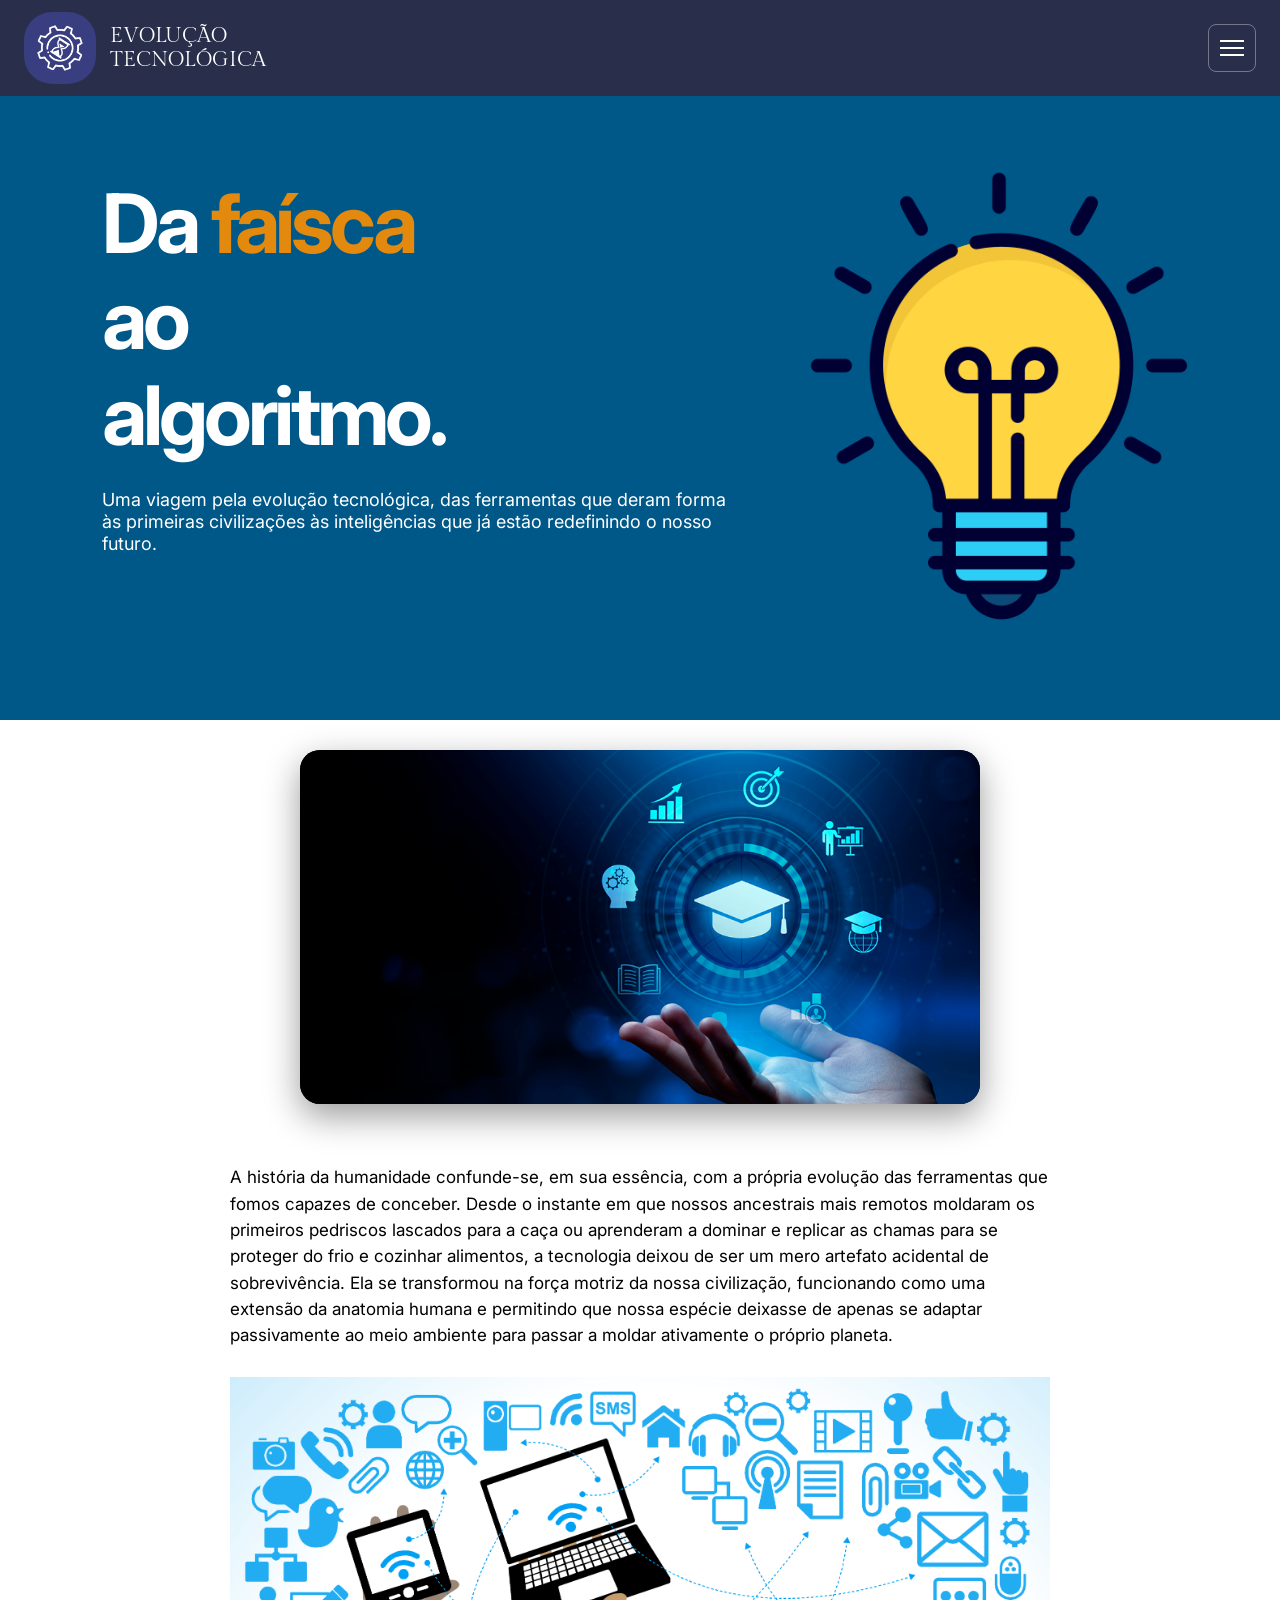
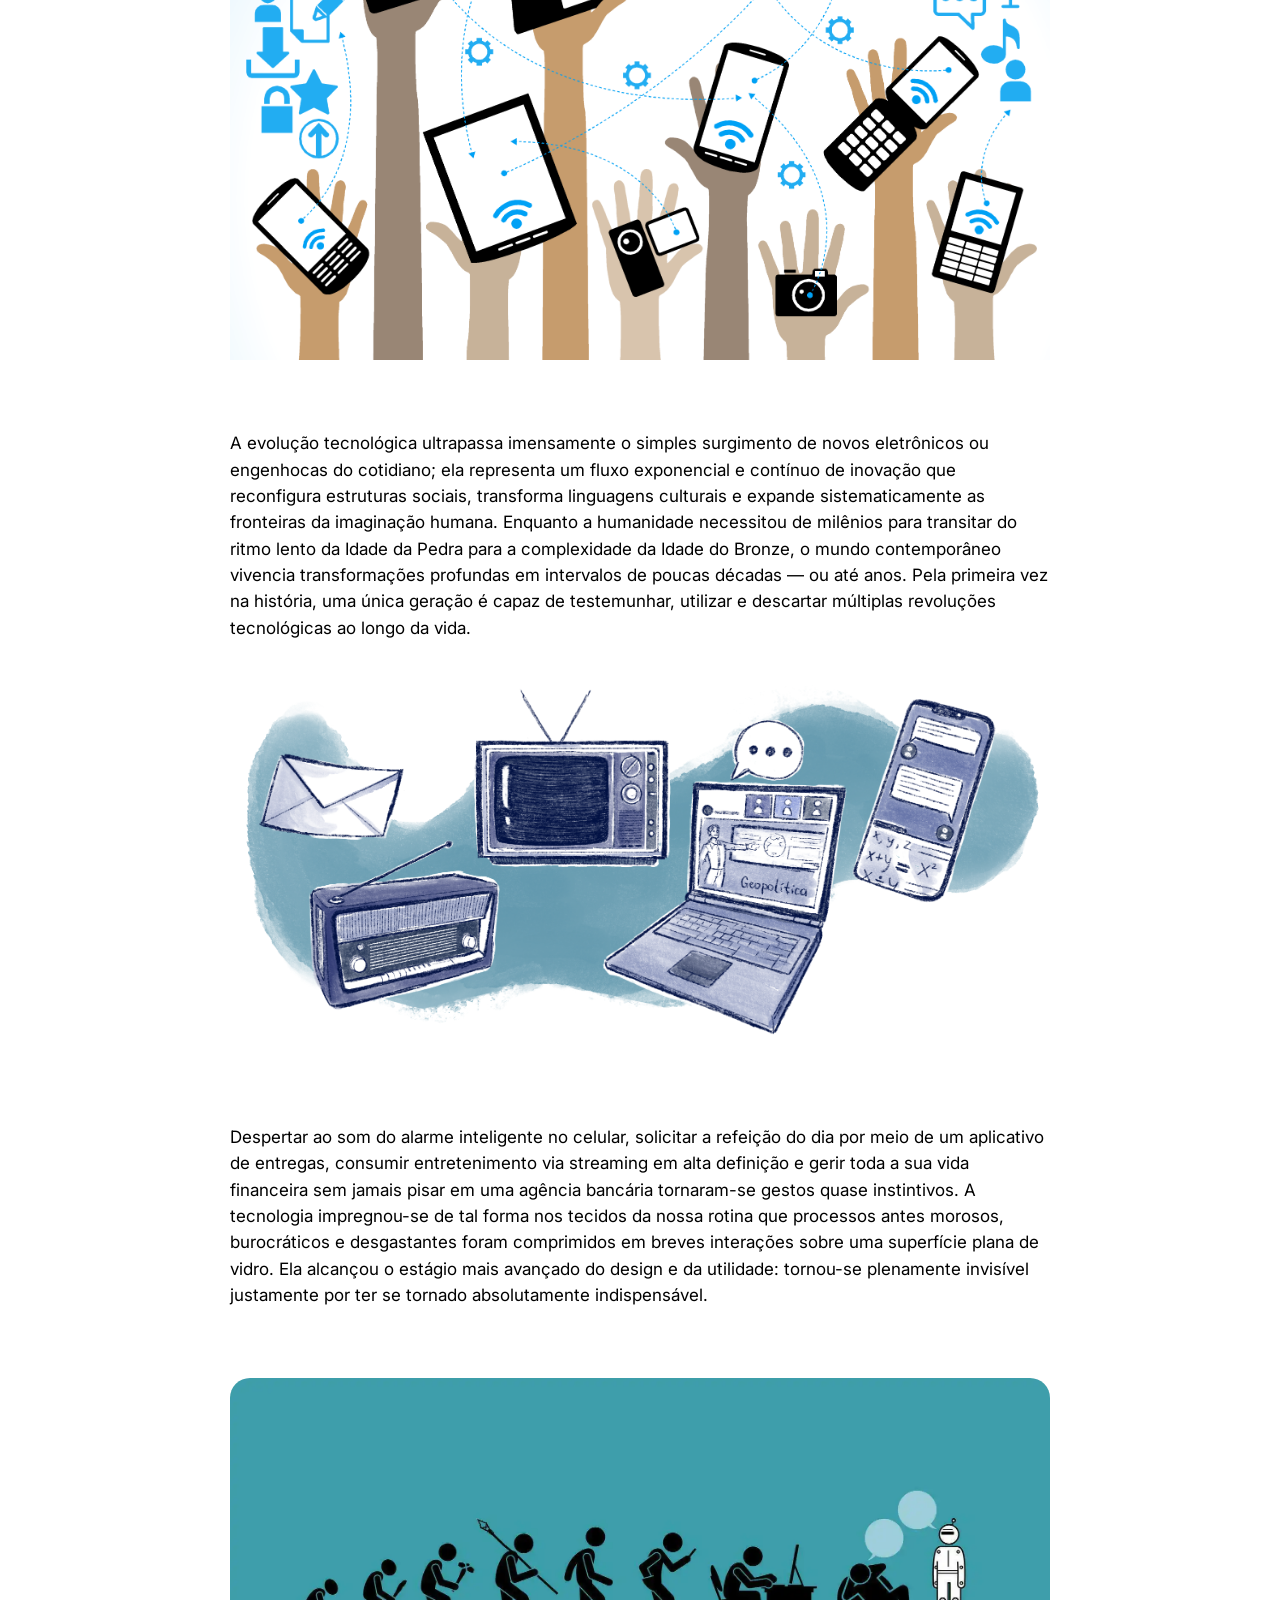
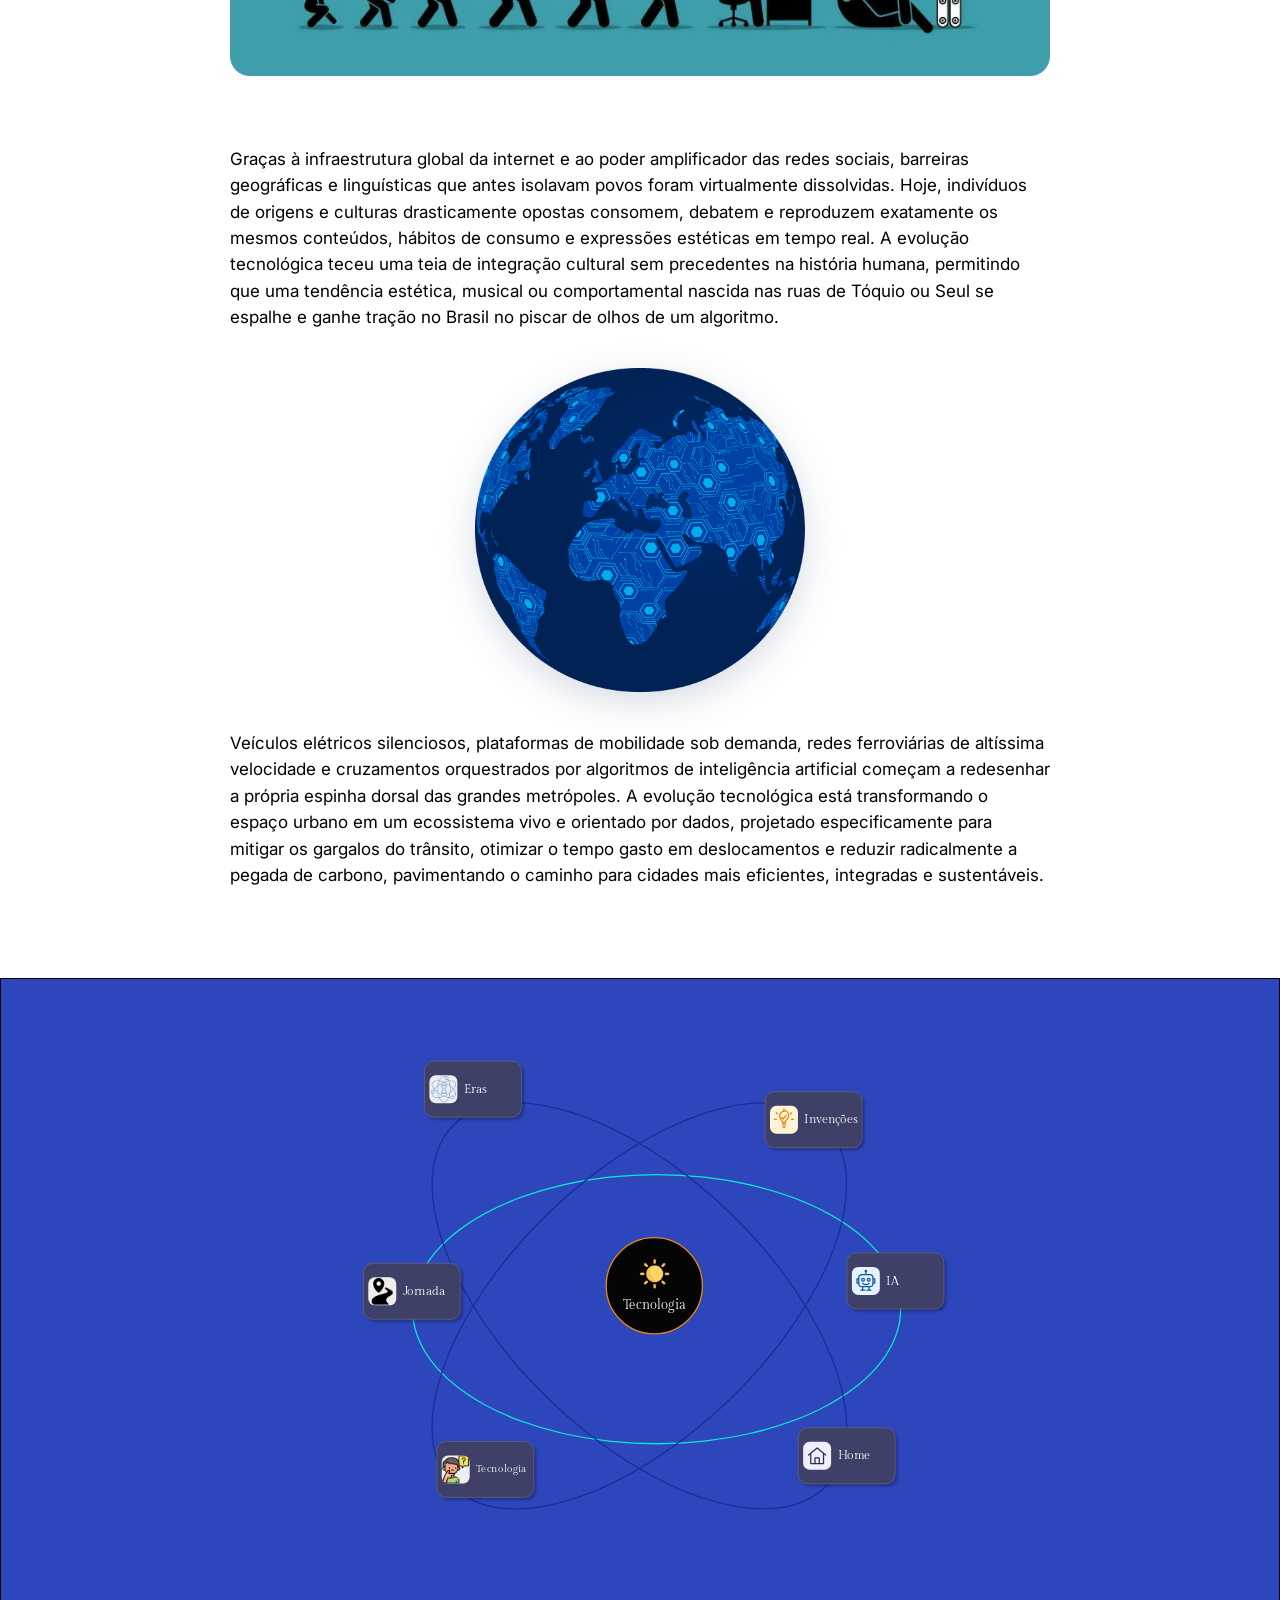
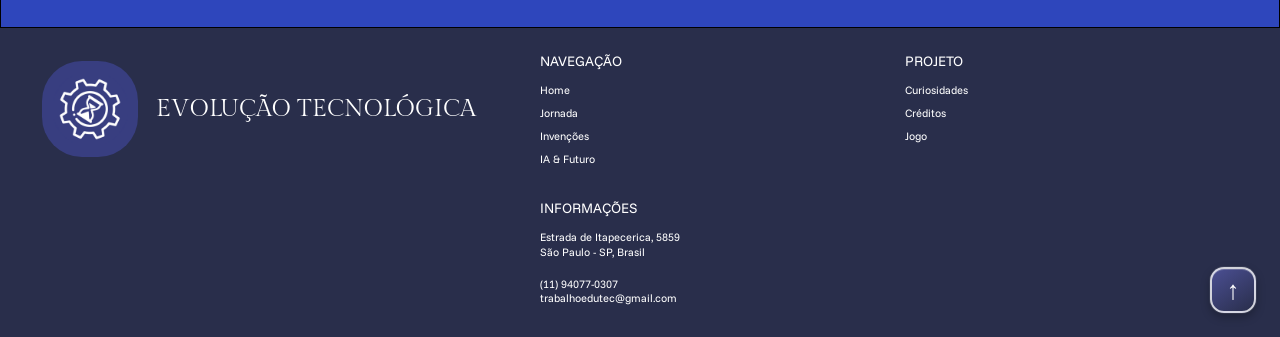
<file: index.html>
<!DOCTYPE html>
<html lang="pt-BR">
<head>
  <meta charset="UTF-8">

  <meta
    name="viewport"
    content="width=device-width, initial-scale=1.0"
  >

  <meta
    name="description"
    content="Uma viagem pela evolução tecnológica, da faísca ao algoritmo."
  >

  <title>Evolução Tecnológica</title>

  <link rel="preconnect" href="https://fonts.googleapis.com">

  <link
    rel="preconnect"
    href="https://fonts.gstatic.com"
    crossorigin
  >

  <link
    href="https://fonts.googleapis.com/css2?family=Funnel+Sans:wght@400;500&family=Gilda+Display&family=Inter:wght@400;700&display=swap"
    rel="stylesheet"
  >

  <link rel="stylesheet" href="style.css?v=2">
  <link rel="stylesheet" href="header.css?v=5">
</head>

<body>

  <div class="hero-shell" id="inicio">

    <header class="site-header">

      <a
        class="brand"
        href="#inicio"
        aria-label="Evolução Tecnológica — página inicial"
      >
        <img
          class="brand__logo"
          src="fotos/logo.png"
          alt=""
        >

        <span class="brand__name">
          EVOLUÇÃO<br>
          TECNOLÓGICA
        </span>
      </a>

      <button
        class="menu-button"
        type="button"
        aria-expanded="false"
        aria-controls="main-navigation"
        aria-label="Abrir menu"
      >
        <span></span>
        <span></span>
        <span></span>
      </button>

      <nav
        class="main-navigation"
        id="main-navigation"
        aria-label="Navegação principal"
      >
        <a class="is-current" href="index.html" aria-current="page">Home</a>
        <a href="jornada.html">Jornada</a>
        <a href="eras.html">Eras</a>
        <a href="ia.html">IA</a>
        <a href="invencoes.html">Invenções</a>
        <a href="curiosidades.html">Curiosidades</a>
        <a href="jogo.html">Jogo</a>
        <a href="creditos.html">Créditos</a>
      </nav>

    </header>

    <section class="hero" aria-labelledby="hero-title">

      <div class="hero__copy">

        <h1 id="hero-title">
          Da <span>faísca</span><br>
          ao<br>
          algoritmo.
        </h1>

        <p>
          Uma viagem pela evolução tecnológica, das ferramentas que deram
          forma às primeiras civilizações às inteligências que já estão
          redefinindo o nosso futuro.
        </p>

      </div>

      <img
        class="hero__image"
        src="fotos/lampada.png"
        alt="Ilustração de uma lâmpada acesa"
      >

    </section>

  </div>

  <main>

    <section
      class="history"
      aria-label="Evolução tecnológica e sociedade"
    >

      <figure class="feature-photo">
        <img
          src="fotos/tecnologia-na-educacao-1920x1000-c-default.png"
          alt="Tecnologia aplicada à educação"
        >
      </figure>

      <div class="history__inner">

        <div class="history-row history-row--first">

          <p class="history-text history-text--offset">
            A história da humanidade confunde-se, em sua essência, com a
            própria evolução das ferramentas que fomos capazes de conceber.
            Desde o instante em que nossos ancestrais mais remotos moldaram
            os primeiros pedriscos lascados para a caça ou aprenderam a
            dominar e replicar as chamas para se proteger do frio e cozinhar
            alimentos, a tecnologia deixou de ser um mero artefato acidental
            de sobrevivência. Ela se transformou na força motriz da nossa
            civilização, funcionando como uma extensão da anatomia humana e
            permitindo que nossa espécie deixasse de apenas se adaptar
            passivamente ao meio ambiente para passar a moldar ativamente o
            próprio planeta.
          </p>

          <img
            class="media media--digital"
            src="fotos/Midias-Digitais.png"
            alt="Dispositivos e meios de comunicação digitais"
          >

        </div>

        <div class="history-row history-row--second">

          <img
            class="media media--communication"
            src="fotos/tv.png"
            alt="Evolução dos meios de comunicação, da carta ao digital"
          >

          <p class="history-text history-text--offset-second">
            A evolução tecnológica ultrapassa imensamente o simples
            surgimento de novos eletrônicos ou engenhocas do cotidiano; ela
            representa um fluxo exponencial e contínuo de inovação que
            reconfigura estruturas sociais, transforma linguagens culturais
            e expande sistematicamente as fronteiras da imaginação humana.
            Enquanto a humanidade necessitou de milênios para transitar do
            ritmo lento da Idade da Pedra para a complexidade da Idade do
            Bronze, o mundo contemporâneo vivencia transformações profundas
            em intervalos de poucas décadas — ou até anos. Pela primeira vez
            na história, uma única geração é capaz de testemunhar, utilizar e
            descartar múltiplas revoluções tecnológicas ao longo da vida.
          </p>

        </div>

        <p class="history-text history-text--wide">
          Despertar ao som do alarme inteligente no celular, solicitar a
          refeição do dia por meio de um aplicativo de entregas, consumir
          entretenimento via streaming em alta definição e gerir toda a sua
          vida financeira sem jamais pisar em uma agência bancária
          tornaram-se gestos quase instintivos. A tecnologia impregnou-se de
          tal forma nos tecidos da nossa rotina que processos antes morosos,
          burocráticos e desgastantes foram comprimidos em breves interações
          sobre uma superfície plana de vidro. Ela alcançou o estágio mais
          avançado do design e da utilidade: tornou-se plenamente invisível
          justamente por ter se tornado absolutamente indispensável.
        </p>

        <img
          class="evolution-banner"
          src="fotos/evolucao_tecnologica.webp"
          alt="Linha da evolução humana até a robótica"
        >

        <div class="history-row history-row--final">

          <p class="history-text">
            Graças à infraestrutura global da internet e ao poder
            amplificador das redes sociais, barreiras geográficas e
            linguísticas que antes isolavam povos foram virtualmente
            dissolvidas. Hoje, indivíduos de origens e culturas
            drasticamente opostas consomem, debatem e reproduzem exatamente
            os mesmos conteúdos, hábitos de consumo e expressões estéticas
            em tempo real. A evolução tecnológica teceu uma teia de
            integração cultural sem precedentes na história humana,
            permitindo que uma tendência estética, musical ou comportamental
            nascida nas ruas de Tóquio ou Seul se espalhe e ganhe tração no
            Brasil no piscar de olhos de um algoritmo.
          </p>

          <figure class="globe-graphic">
            <img
              src="fotos/globo.png"
              alt="Globo terrestre conectado por uma rede digital"
            >
          </figure>

          <p class="history-text">
            Veículos elétricos silenciosos, plataformas de mobilidade sob
            demanda, redes ferroviárias de altíssima velocidade e
            cruzamentos orquestrados por algoritmos de inteligência
            artificial começam a redesenhar a própria espinha dorsal das
            grandes metrópoles. A evolução tecnológica está transformando o
            espaço urbano em um ecossistema vivo e orientado por dados,
            projetado especificamente para mitigar os gargalos do trânsito,
            otimizar o tempo gasto em deslocamentos e reduzir radicalmente a
            pegada de carbono, pavimentando o caminho para cidades mais
            eficientes, integradas e sustentáveis.
          </p>

        </div>

      </div>

    </section>

    <section
      class="technology-map"
      aria-label="Mapa de temas da evolução tecnológica"
    >

      <div class="orbit-stage">

        <div
          class="orbit-ring orbit-ring--horizontal"
          aria-hidden="true"
        ></div>

        <div
          class="orbit-ring orbit-ring--left"
          aria-hidden="true"
        ></div>

        <div
          class="orbit-ring orbit-ring--right"
          aria-hidden="true"
        ></div>

        <a
          class="topic-card topic-card--eras"
          href="eras.html"
        >
          <span class="topic-card__icon">
            <img
              src="fotos/icone-eras.png"
              alt=""
            >
          </span>

          <span>Eras</span>
        </a>

        <!-- ÍCONE DE INVENÇÕES -->

        <a
          class="topic-card topic-card--inventions"
          href="invencoes.html"
        >
          <span
            class="topic-card__icon topic-card__icon--inventions"
            aria-hidden="true"
          >
            <svg
              viewBox="0 0 64 64"
              xmlns="http://www.w3.org/2000/svg"
            >
              <path
                d="M38.5 7.5a15 15 0 0 0-17.6 19.7c1.1 2.7 3.3 4.7 5.1 6.8 1.3 1.5 2 3.2 2 5.2h8c0-2 .7-3.7 2-5.2 1.8-2.1 4-4.1 5.1-6.8A15 15 0 0 0 38.5 7.5Z"
              />

              <path d="M27 44h10" />
              <path d="M28 49h8" />
              <path d="M30 54h4" />

              <path d="M32 1v5" />
              <path d="M10 12l4 4" />
              <path d="M54 12l-4 4" />
              <path d="M5 31h6" />
              <path d="M53 31h6" />

              <path d="m25 25 5 5 9-11" />
            </svg>
          </span>

          <span>Invenções</span>
        </a>

        <a
          class="topic-card topic-card--journey"
          href="jornada.html"
        >
          <span class="topic-card__icon">
            <img
              src="fotos/icone-jornada.png"
              alt=""
            >
          </span>

          <span>Jornada</span>
        </a>

        <!-- ÍCONE DE INTELIGÊNCIA ARTIFICIAL -->

        <a
          class="topic-card topic-card--ai"
          href="ia.html"
        >
          <span
            class="topic-card__icon topic-card__icon--ai"
            aria-hidden="true"
          >
            <svg
              viewBox="0 0 64 64"
              xmlns="http://www.w3.org/2000/svg"
            >
              <path d="M32 5v8" />
              <circle cx="32" cy="4" r="2" />

              <rect
                x="12"
                y="14"
                width="40"
                height="34"
                rx="9"
              />

              <circle cx="24" cy="29" r="4" />
              <circle cx="40" cy="29" r="4" />

              <path d="M23 39c5 4 13 4 18 0" />
              <path d="M12 26H7v12h5" />
              <path d="M52 26h5v12h-5" />
              <path d="M23 48v9" />
              <path d="M41 48v9" />
              <path d="M18 58h11" />
              <path d="M35 58h11" />
            </svg>
          </span>

          <span>IA</span>
        </a>

        <a
          class="topic-card topic-card--technology"
          href="#inicio"
        >
          <span class="topic-card__icon">
            <img
              src="fotos/icone-curiosidades.png"
              alt=""
            >
          </span>

          <span>Tecnologia</span>
        </a>

        <a
          class="topic-card topic-card--home"
          href="#inicio"
        >
          <span
            class="topic-card__icon topic-card__icon--home"
            aria-hidden="true"
          >
            <svg
              viewBox="0 0 64 64"
              xmlns="http://www.w3.org/2000/svg"
            >
              <path d="M8 30 32 10l24 20" />
              <path d="M14 27v27h36V27" />
              <path d="M26 54V38h12v16" />
            </svg>
          </span>

          <span>Home</span>
        </a>

        <div class="orbit-core">
          <img
            src="fotos/icone-tecnologia.png"
            alt=""
          >

          <span>Tecnologia</span>
        </div>

      </div>

    </section>

  </main>

  <footer class="site-footer">
  <a
    class="footer-brand"
    href="index.html"
    aria-label="Voltar à página inicial"
  >
    <img src="fotos/logo.png" alt="">
    <span>EVOLUÇÃO TECNOLÓGICA</span>
  </a>

  <div class="footer-column">
    <h2>NAVEGAÇÃO</h2>

    <a href="index.html">Home</a>
    <a href="jornada.html">Jornada</a>
    <a href="invencoes.html">Invenções</a>
    <a href="ia.html">IA &amp; Futuro</a>
  </div>

  <div class="footer-column">
    <h2>PROJETO</h2>

    <a href="curiosidades.html">Curiosidades</a>
    <a href="creditos.html">Créditos</a>
    <a href="jogo.html">Jogo</a>
  </div>

  <div class="footer-column footer-column--info">
    <h2>INFORMAÇÕES</h2>

    <p>
      Estrada de Itapecerica, 5859<br>
      São Paulo - SP, Brasil
    </p>

    <p>
      (11) 94077-0307<br>
      trabalhoedutec@gmail.com
    </p>
  </div>

  <a class="back-to-top" href="#inicio" aria-label="Voltar ao topo">
    <span aria-hidden="true">↑</span>
  </a>
</footer>

  <script src="script.js"></script>

</body>
</html>
</file>
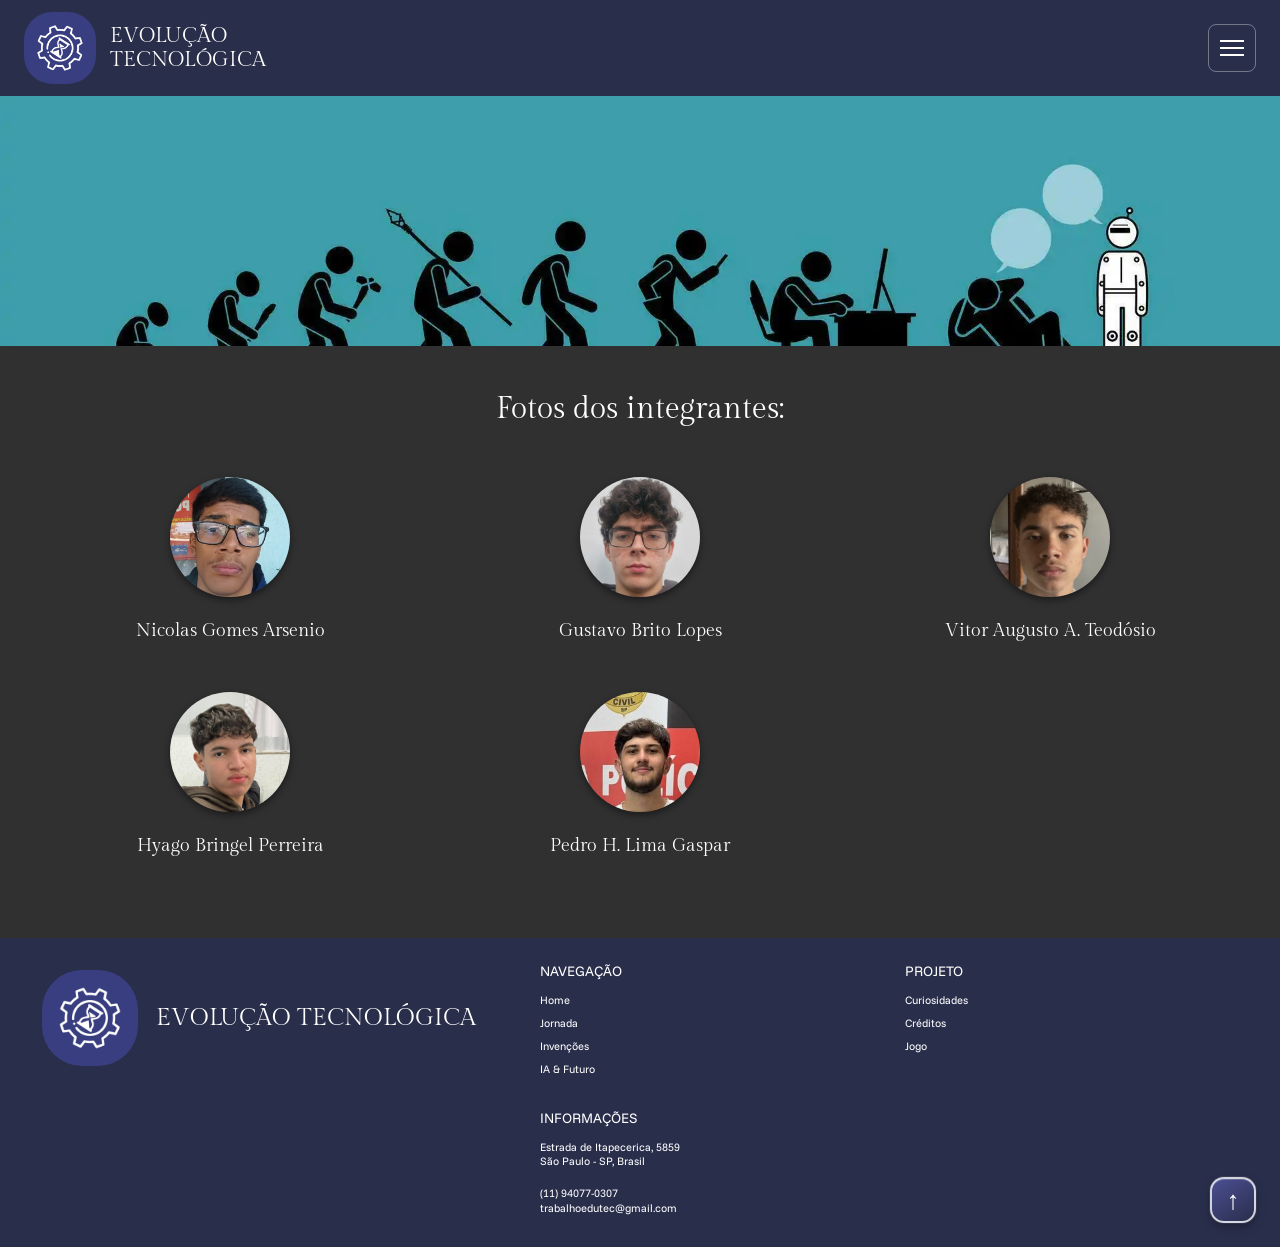
<file: creditos.html>
<!DOCTYPE html>
<html lang="pt-BR">
<head>
  <meta charset="UTF-8">
  <meta name="viewport" content="width=device-width, initial-scale=1.0">
  <meta
    name="description"
    content="Conheça os integrantes responsáveis pelo projeto Evolução Tecnológica."
  >

  <title>Créditos | Evolução Tecnológica</title>

  <link rel="preconnect" href="https://fonts.googleapis.com">
  <link rel="preconnect" href="https://fonts.gstatic.com" crossorigin>
  <link
    href="https://fonts.googleapis.com/css2?family=Funnel+Sans:wght@400;500&family=Gilda+Display&display=swap"
    rel="stylesheet"
  >

  <link rel="stylesheet" href="creditos.css?v=1">
  <link rel="stylesheet" href="header.css?v=5">
</head>

<body>
  <header class="site-header" id="inicio">
    <a
      class="brand"
      href="index.html"
      aria-label="Evolução Tecnológica — página inicial"
    >
      <img class="brand__logo" src="fotos/logo.png" alt="">

      <span class="brand__name">
        EVOLUÇÃO<br>
        TECNOLÓGICA
      </span>
    </a>

    <button
      class="menu-button"
      type="button"
      aria-expanded="false"
      aria-controls="main-navigation"
      aria-label="Abrir menu"
    >
      <span></span>
      <span></span>
      <span></span>
    </button>

    <nav
      class="main-navigation"
      id="main-navigation"
      aria-label="Navegação principal"
    >
      <a href="index.html">Home</a>
      <a href="jornada.html">Jornada</a>
      <a href="eras.html">Eras</a>
      <a href="ia.html">IA</a>
      <a href="invencoes.html">Invenções</a>
      <a href="curiosidades.html">Curiosidades</a>
      <a href="jogo.html">Jogo</a>
      <a class="is-current" href="creditos.html" aria-current="page">
        Créditos
      </a>
    </nav>
  </header>

  <main>
    <section class="credits-hero" aria-label="Evolução da tecnologia">
      <img
        src="fotos/evolucao_tecnologica.webp"
        alt="Representação da evolução humana e tecnológica"
      >
    </section>

    <section class="team-section" aria-labelledby="team-title">
      <h1 id="team-title">Fotos dos integrantes:</h1>

      <div class="team-list">
        <article class="member">
          <img
            src="fotos/integrante-nicolas.jpeg"
            alt="Nicolas Gomes Arsenio"
          >
          <h2>Nicolas Gomes Arsenio</h2>
        </article>

        <article class="member">
          <img
            src="fotos/integrante-gustavo.jpeg"
            alt="Gustavo Brito Lopes"
          >
          <h2>Gustavo Brito Lopes</h2>
        </article>

        <article class="member">
          <img
            src="fotos/integrante-vitor.jpeg"
            alt="Vitor Augusto A. Teodósio"
          >
          <h2>Vitor Augusto A. Teodósio</h2>
        </article>

        <article class="member">
          <img
            src="fotos/integrante-hyago.jpeg"
            alt="Hyago Bringel Perreira"
          >
          <h2>Hyago Bringel Perreira</h2>
        </article>

        <article class="member">
          <img
            src="fotos/integrante-pedro.jpeg"
            alt="Pedro H. Lima Gaspar"
          >
          <h2>Pedro H. Lima Gaspar</h2>
        </article>
      </div>
    </section>
  </main>

  <footer class="site-footer">
    <a
      class="footer-brand"
      href="index.html"
      aria-label="Voltar à página inicial"
    >
      <img src="fotos/logo.png" alt="">
      <span>EVOLUÇÃO TECNOLÓGICA</span>
    </a>

    <div class="footer-column">
      <h2>NAVEGAÇÃO</h2>

      <a href="index.html">Home</a>
      <a href="jornada.html">Jornada</a>
      <a href="invencoes.html">Invenções</a>
      <a href="ia.html">IA &amp; Futuro</a>
    </div>

    <div class="footer-column">
      <h2>PROJETO</h2>

      <a href="curiosidades.html">Curiosidades</a>
      <a href="creditos.html">Créditos</a>
      <a href="jogo.html">Jogo</a>
    </div>

    <div class="footer-column footer-column--info">
      <h2>INFORMAÇÕES</h2>

      <p>
        Estrada de Itapecerica, 5859<br>
        São Paulo - SP, Brasil
      </p>

      <p>
        (11) 94077-0307<br>
        trabalhoedutec@gmail.com
      </p>
    </div>

    <a class="back-to-top" href="#inicio" aria-label="Voltar ao topo">
      <span aria-hidden="true">↑</span>
    </a>
  </footer>

  <script src="script.js"></script>
</body>
</html>
</file>
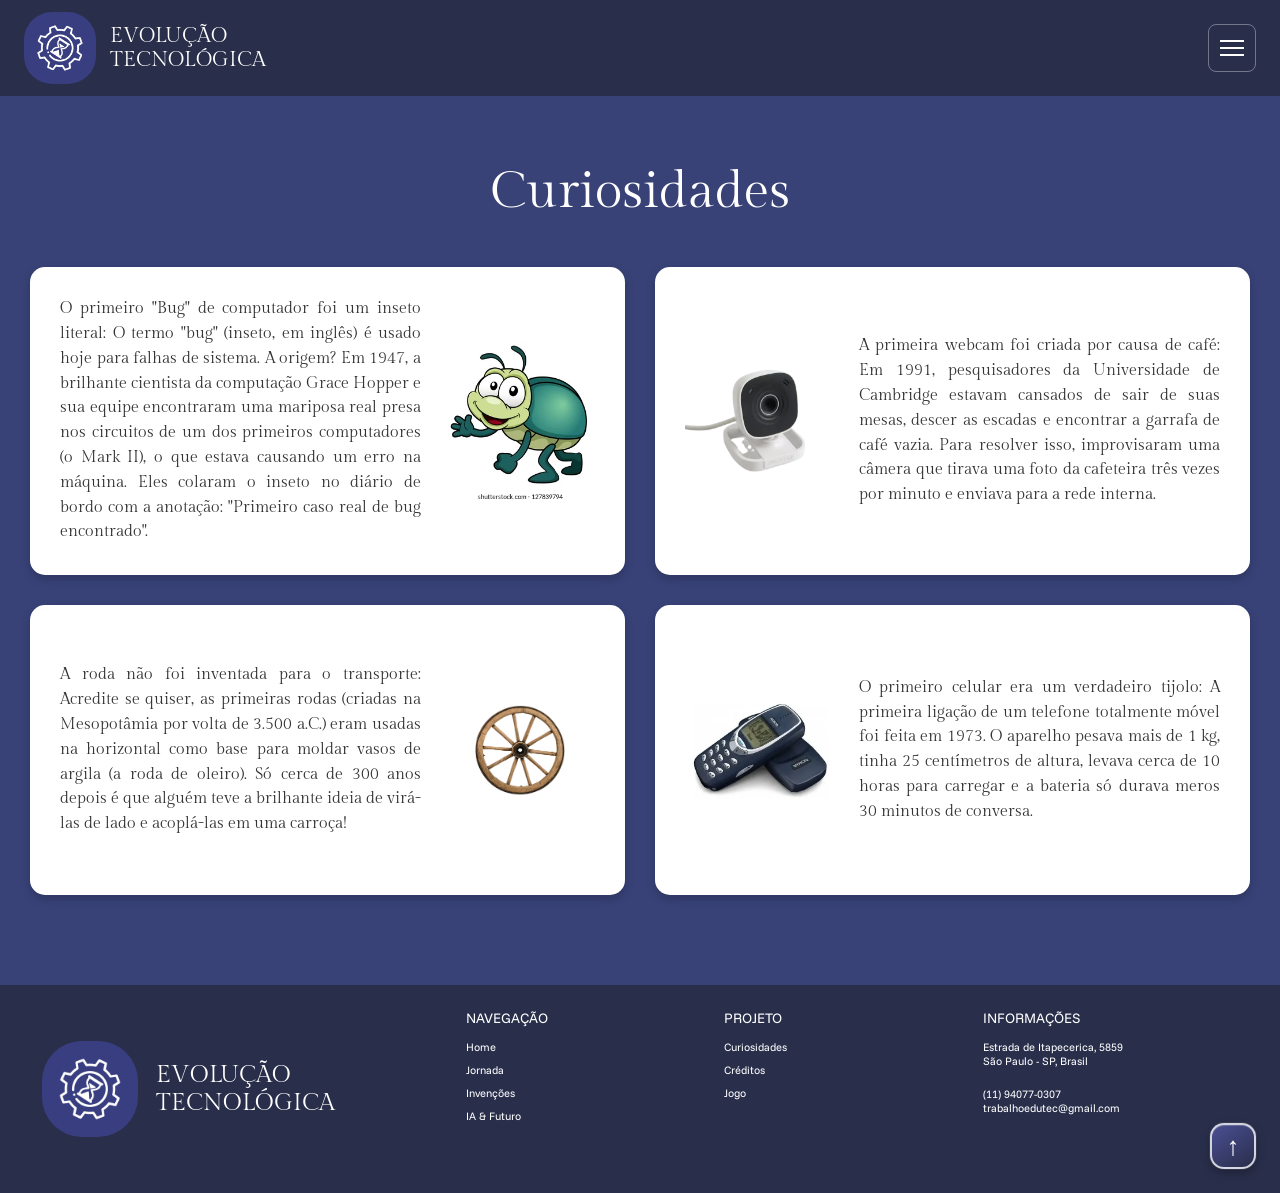
<file: curiosidades.html>
<!DOCTYPE html>
<html lang="pt-BR">
<head>
  <meta charset="UTF-8">

  <meta
    name="viewport"
    content="width=device-width, initial-scale=1.0"
  >

  <meta
    name="description"
    content="Uma viagem pela evolução tecnológica, da faísca ao algoritmo."
  >

  <title>Curiosidades</title>

  <link rel="preconnect" href="https://fonts.googleapis.com">

  <link
    rel="preconnect"
    href="https://fonts.gstatic.com"
    crossorigin
  >

  <link
    href="https://fonts.googleapis.com/css2?family=Funnel+Sans:wght@400;500&family=Gilda+Display&family=Inter:wght@400;700&display=swap"
    rel="stylesheet"
  >

  <link rel="stylesheet" href="curiosidades.css?v=2">
  <link rel="stylesheet" href="header.css?v=5">
</head>
<body>
    <header class="site-header" id="inicio">

      <a
        class="brand"
        href="#inicio"
        aria-label="Evolução Tecnológica — página inicial"
      >
        <img
          class="brand__logo"
          src="fotos/logo.png"
          alt=""
        >

        <span class="brand__name">
          EVOLUÇÃO<br>
          TECNOLÓGICA
        </span>
      </a>

      <button
        class="menu-button"
        type="button"
        aria-expanded="false"
        aria-controls="main-navigation"
        aria-label="Abrir menu"
      >
        <span></span>
        <span></span>
        <span></span>
      </button>

      <nav
        class="main-navigation"
        id="main-navigation"
        aria-label="Navegação principal"
      >
        <a href="index.html">Home</a>
        <a href="jornada.html">Jornada</a>
        <a href="eras.html">Eras</a>
        <a href="ia.html">IA</a>
        <a href="invencoes.html">Invenções</a>
        <a class="is-current" href="curiosidades.html" aria-current="page">
          Curiosidades
        </a>
        <a href="jogo.html">Jogo</a>
        <a href="creditos.html">Créditos</a>
      </nav>

    </header>

    <main class="container">
        <h1 id="title">Curiosidades</h1>

        <div class="grid-cards">
            
            <div class="card">
                <p>O primeiro "Bug" de computador foi um inseto literal: O termo "bug" (inseto, em inglês) é usado hoje para falhas de sistema. A origem? Em 1947, a brilhante cientista da computação Grace Hopper e sua equipe encontraram uma mariposa real presa nos circuitos de um dos primeiros computadores (o Mark II), o que estava causando um erro na máquina. Eles colaram o inseto no diário de bordo com a anotação: "Primeiro caso real de bug encontrado".</p>
                <img src="fotos/bug.webp" alt="Inseto usado para ilustrar a origem do termo bug">
            </div>

            <div class="card">
                <img src="fotos/webcan-removebg-preview.png" alt="Webcam">
                <p>A primeira webcam foi criada por causa de café: Em 1991, pesquisadores da Universidade de Cambridge estavam cansados de sair de suas mesas, descer as escadas e encontrar a garrafa de café vazia. Para resolver isso, improvisaram uma câmera que tirava uma foto da cafeteira três vezes por minuto e enviava para a rede interna.</p>
            </div>

            <div class="card">
                <p>A roda não foi inventada para o transporte: Acredite se quiser, as primeiras rodas (criadas na Mesopotâmia por volta de 3.500 a.C.) eram usadas na horizontal como base para moldar vasos de argila (a roda de oleiro). Só cerca de 300 anos depois é que alguém teve a brilhante ideia de virá-las de lado e acoplá-las em uma carroça!</p>
                <img src="fotos/roda.avif" alt="Roda de madeira">
            </div>

            <div class="card">
                <img src="fotos/nokia.webp" alt="Telemóvel antigo">
                <p>O primeiro celular era um verdadeiro tijolo: A primeira ligação de um telefone totalmente móvel foi feita em 1973. O aparelho pesava mais de 1 kg, tinha 25 centímetros de altura, levava cerca de 10 horas para carregar e a bateria só durava meros 30 minutos de conversa.</p>
            </div>

        </div>
    </main>

    <footer class="site-footer">
  <a
    class="footer-brand"
    href="index.html"
    aria-label="Voltar à página inicial"
  >
    <img src="fotos/logo.png" alt="">
    <span>EVOLUÇÃO TECNOLÓGICA</span>
  </a>
  
  <div class="footer-column">
    <h2>NAVEGAÇÃO</h2>

    <a href="index.html">Home</a>
    <a href="jornada.html">Jornada</a>
    <a href="invencoes.html">Invenções</a>
    <a href="ia.html">IA &amp; Futuro</a>
  </div>

  <div class="footer-column">
    <h2>PROJETO</h2>

    <a href="curiosidades.html">Curiosidades</a>
    <a href="creditos.html">Créditos</a>
    <a href="jogo.html">Jogo</a>
  </div>

  <div class="footer-column footer-column--info">
    <h2>INFORMAÇÕES</h2>

    <p>
      Estrada de Itapecerica, 5859<br>
      São Paulo - SP, Brasil
    </p>

    <p>
      (11) 94077-0307<br>
      trabalhoedutec@gmail.com
    </p>
  </div>

  <a class="back-to-top" href="#inicio" aria-label="Voltar ao topo">
    <span aria-hidden="true">↑</span>
  </a>
</footer>

  <script src="script.js"></script>

</body>
</html>
</file>
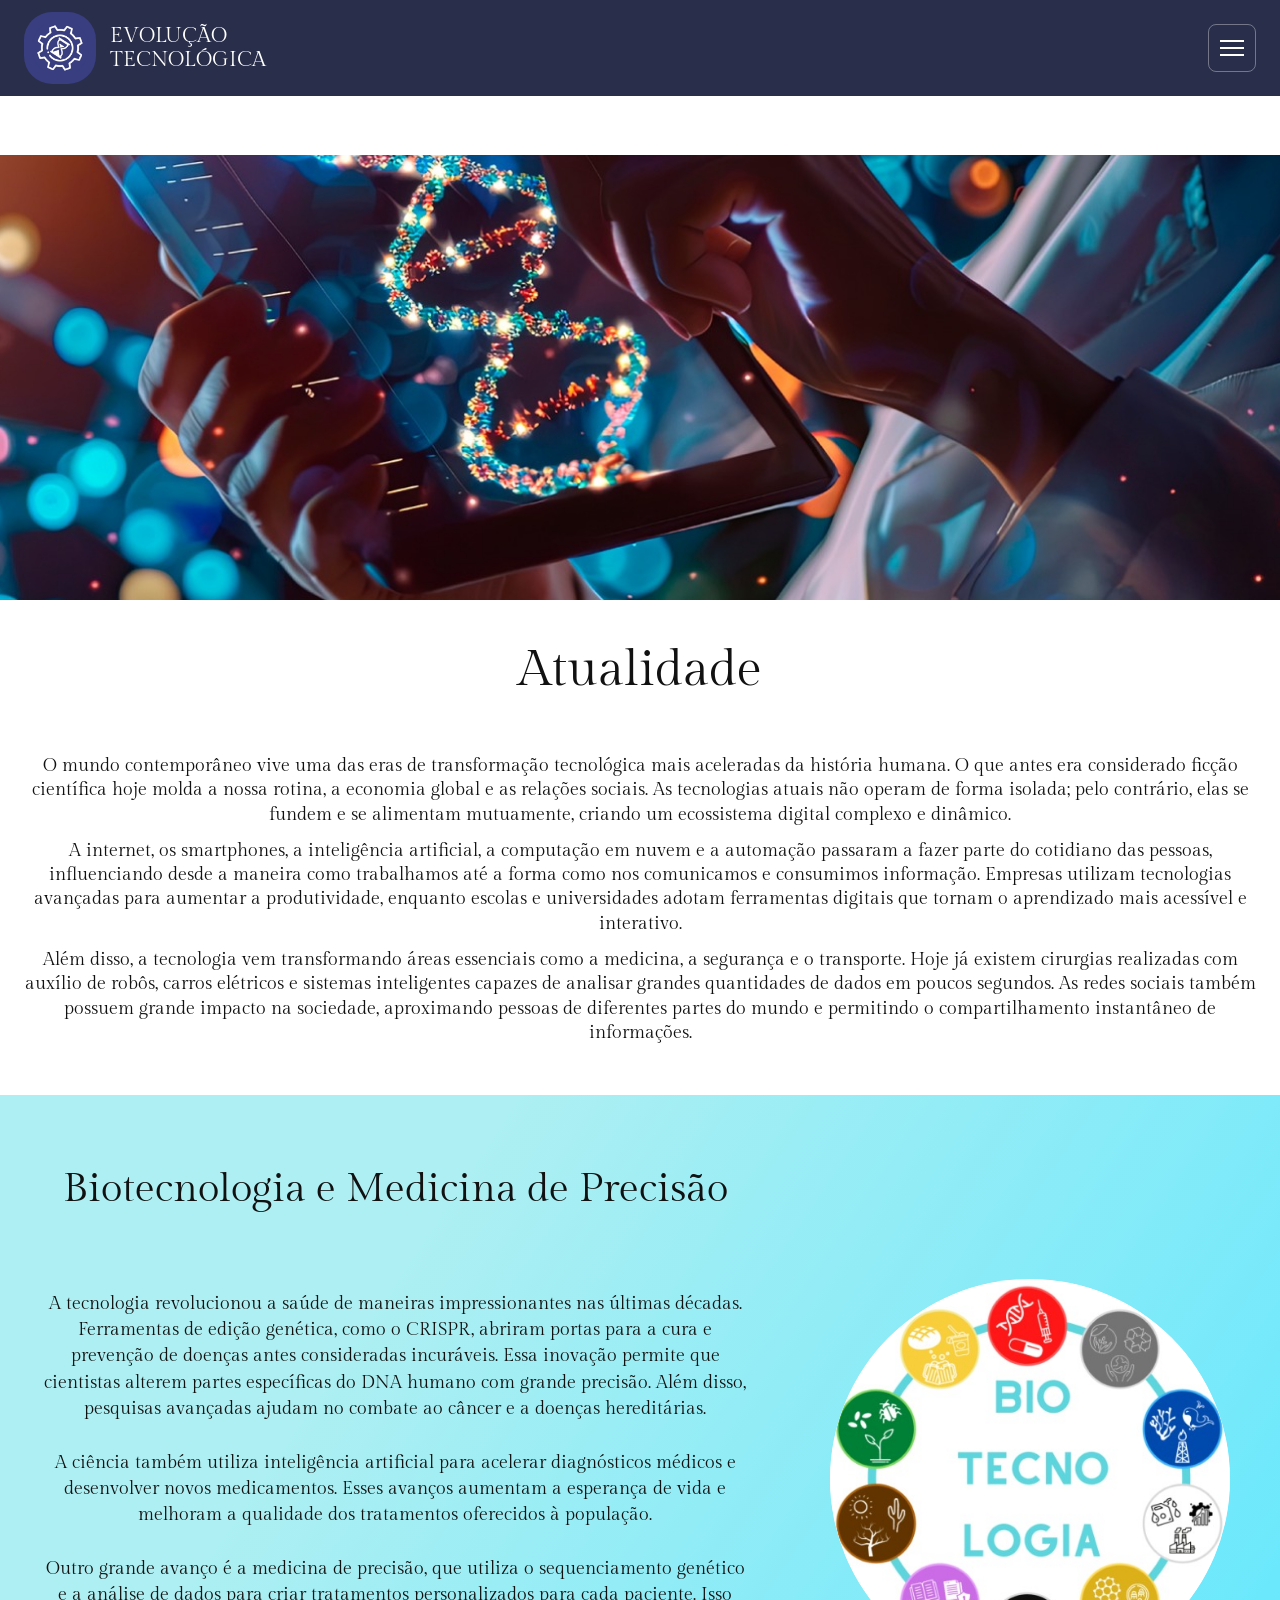
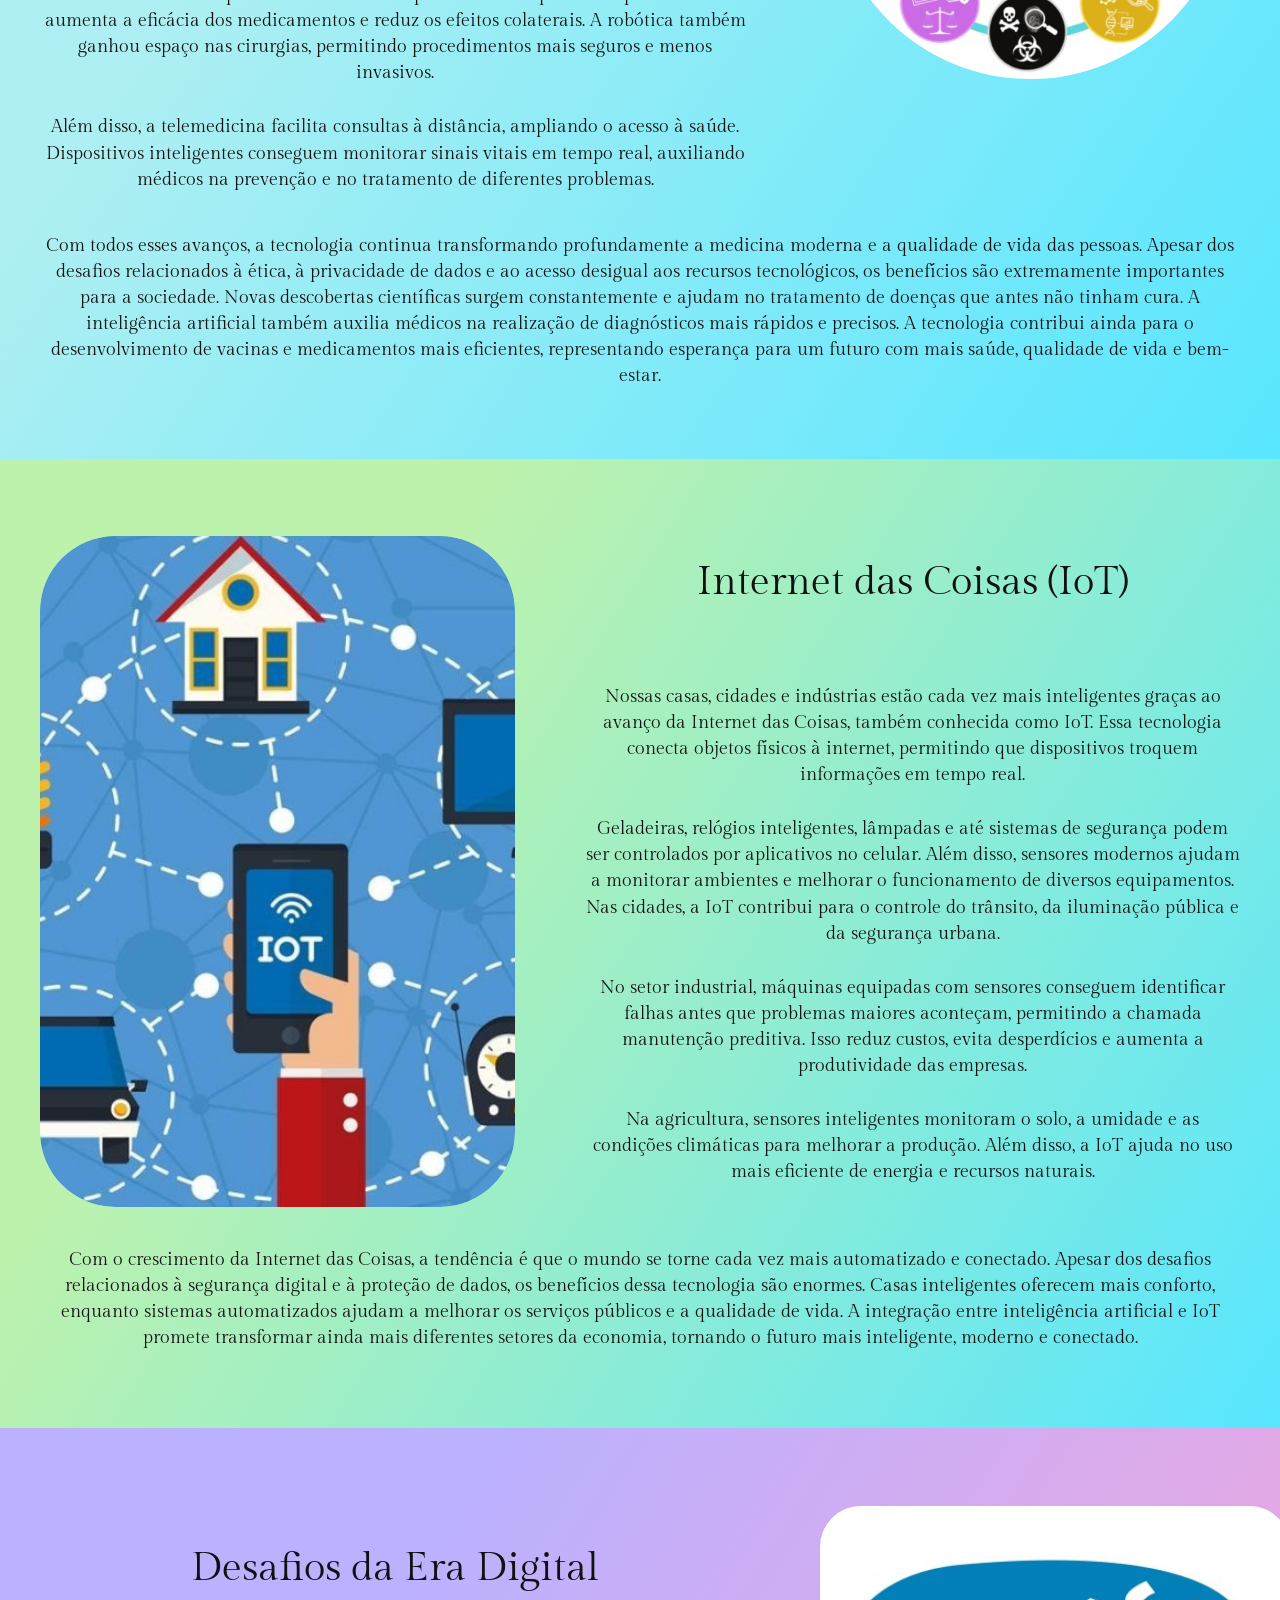
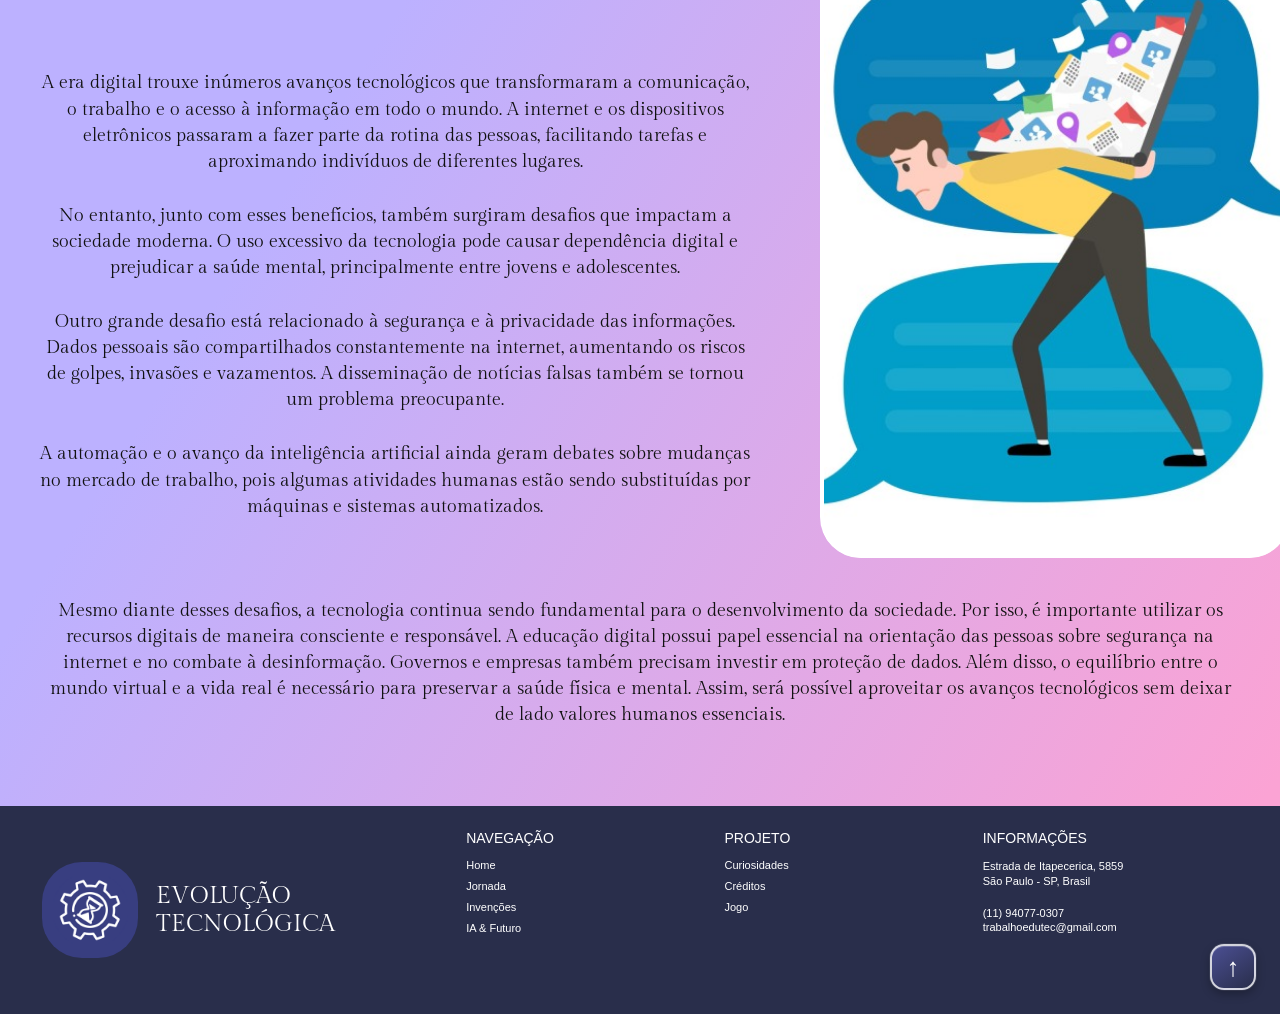
<file: eras.html>
<!DOCTYPE html>
<html lang="pt-BR">
<head>
    <meta charset="UTF-8">
    <meta name="viewport" content="width=device-width, initial-scale=1.0">

    <title>Eras | Evolução Tecnológica</title>

    <link rel="stylesheet" href="eras.css?v=3">
    <link rel="stylesheet" href="header.css?v=5">

    <link rel="preconnect" href="https://fonts.googleapis.com">
    <link rel="preconnect" href="https://fonts.gstatic.com" crossorigin>

    <link
        href="https://fonts.googleapis.com/css2?family=Gilda+Display&display=swap"
        rel="stylesheet"
    >
</head>

<body>

    <header class="site-header" id="inicio">
        <a
            class="brand"
            href="index.html"
            aria-label="Evolução Tecnológica — página inicial"
        >
            <img class="brand__logo" src="fotos/logo.png" alt="">

            <span class="brand__name">
                EVOLUÇÃO<br>
                TECNOLÓGICA
            </span>
        </a>

        <button
            class="menu-button"
            type="button"
            aria-expanded="false"
            aria-controls="main-navigation"
            aria-label="Abrir menu"
        >
            <span></span>
            <span></span>
            <span></span>
        </button>

        <nav
            class="main-navigation"
            id="main-navigation"
            aria-label="Navegação principal"
        >
            <a href="index.html">Home</a>
            <a href="jornada.html">Jornada</a>
            <a class="is-current" href="eras.html" aria-current="page">Eras</a>
            <a href="ia.html">IA</a>
            <a href="invencoes.html">Invenções</a>
            <a href="curiosidades.html">Curiosidades</a>
            <a href="jogo.html">Jogo</a>
            <a href="creditos.html">Créditos</a>
        </nav>
    </header>

    <main>

        <section class="hero-atualidade">
            <img
                src="fotos/eras1.jpeg"
                alt="Tecnologia aplicada à biologia e ao estudo do DNA"
            >
        </section>

        <section class="introduction" aria-labelledby="titulo-atualidade">
            <div class="content-wrapper">

                <h1 id="titulo-atualidade">Atualidade</h1>

                <div class="introduction-text">
                    <p>
                        O mundo contemporâneo vive uma das eras de transformação
                        tecnológica mais aceleradas da história humana. O que antes
                        era considerado ficção científica hoje molda a nossa rotina,
                        a economia global e as relações sociais. As tecnologias atuais
                        não operam de forma isolada; pelo contrário, elas se fundem e
                        se alimentam mutuamente, criando um ecossistema digital
                        complexo e dinâmico.
                    </p>

                    <p>
                        A internet, os smartphones, a inteligência artificial, a
                        computação em nuvem e a automação passaram a fazer parte do
                        cotidiano das pessoas, influenciando desde a maneira como
                        trabalhamos até a forma como nos comunicamos e consumimos
                        informação. Empresas utilizam tecnologias avançadas para
                        aumentar a produtividade, enquanto escolas e universidades
                        adotam ferramentas digitais que tornam o aprendizado mais
                        acessível e interativo.
                    </p>

                    <p>
                        Além disso, a tecnologia vem transformando áreas essenciais
                        como a medicina, a segurança e o transporte. Hoje já existem
                        cirurgias realizadas com auxílio de robôs, carros elétricos e
                        sistemas inteligentes capazes de analisar grandes quantidades
                        de dados em poucos segundos. As redes sociais também possuem
                        grande impacto na sociedade, aproximando pessoas de diferentes
                        partes do mundo e permitindo o compartilhamento instantâneo
                        de informações.
                    </p>
                </div>

            </div>
        </section>

        <section class="technology-section biotechnology">
            <div class="section-inner">

                <div class="section-content">
                    <h2>Biotecnologia e Medicina de Precisão</h2>

                    <p>
                        A tecnologia revolucionou a saúde de maneiras impressionantes
                        nas últimas décadas. Ferramentas de edição genética, como o
                        CRISPR, abriram portas para a cura e prevenção de doenças antes
                        consideradas incuráveis. Essa inovação permite que cientistas
                        alterem partes específicas do DNA humano com grande precisão.
                        Além disso, pesquisas avançadas ajudam no combate ao câncer e
                        a doenças hereditárias.
                    </p>

                    <p>
                        A ciência também utiliza inteligência artificial para acelerar
                        diagnósticos médicos e desenvolver novos medicamentos. Esses
                        avanços aumentam a esperança de vida e melhoram a qualidade dos
                        tratamentos oferecidos à população.
                    </p>

                    <p>
                        Outro grande avanço é a medicina de precisão, que utiliza o
                        sequenciamento genético e a análise de dados para criar
                        tratamentos personalizados para cada paciente. Isso aumenta a
                        eficácia dos medicamentos e reduz os efeitos colaterais. A
                        robótica também ganhou espaço nas cirurgias, permitindo
                        procedimentos mais seguros e menos invasivos.
                    </p>

                    <p>
                        Além disso, a telemedicina facilita consultas à distância,
                        ampliando o acesso à saúde. Dispositivos inteligentes conseguem
                        monitorar sinais vitais em tempo real, auxiliando médicos na
                        prevenção e no tratamento de diferentes problemas.
                    </p>
                </div>

                <figure class="section-image biotechnology-image">
                    <img
                        src="fotos/eras2.jpeg"
                        alt="Áreas de estudo e aplicação da biotecnologia"
                    >
                </figure>

                <p class="section-wide-text">
                    Com todos esses avanços, a tecnologia continua transformando
                    profundamente a medicina moderna e a qualidade de vida das
                    pessoas. Apesar dos desafios relacionados à ética, à privacidade
                    de dados e ao acesso desigual aos recursos tecnológicos, os
                    benefícios são extremamente importantes para a sociedade. Novas
                    descobertas científicas surgem constantemente e ajudam no
                    tratamento de doenças que antes não tinham cura. A inteligência
                    artificial também auxilia médicos na realização de diagnósticos
                    mais rápidos e precisos. A tecnologia contribui ainda para o
                    desenvolvimento de vacinas e medicamentos mais eficientes,
                    representando esperança para um futuro com mais saúde, qualidade
                    de vida e bem-estar.
                </p>

            </div>
        </section>

        <section class="technology-section internet-things">
            <div class="section-inner section-inner--reverse">

                <figure class="section-image iot-image">
                    <img
                        src="fotos/eras3.jpeg"
                        alt="Dispositivos conectados pela Internet das Coisas"
                    >
                </figure>

                <div class="section-content">
                    <h2>Internet das Coisas (IoT)</h2>

                    <p>
                        Nossas casas, cidades e indústrias estão cada vez mais
                        inteligentes graças ao avanço da Internet das Coisas, também
                        conhecida como IoT. Essa tecnologia conecta objetos físicos à
                        internet, permitindo que dispositivos troquem informações em
                        tempo real.
                    </p>

                    <p>
                        Geladeiras, relógios inteligentes, lâmpadas e até sistemas de
                        segurança podem ser controlados por aplicativos no celular.
                        Além disso, sensores modernos ajudam a monitorar ambientes e
                        melhorar o funcionamento de diversos equipamentos. Nas cidades,
                        a IoT contribui para o controle do trânsito, da iluminação
                        pública e da segurança urbana.
                    </p>

                    <p>
                        No setor industrial, máquinas equipadas com sensores conseguem
                        identificar falhas antes que problemas maiores aconteçam,
                        permitindo a chamada manutenção preditiva. Isso reduz custos,
                        evita desperdícios e aumenta a produtividade das empresas.
                    </p>

                    <p>
                        Na agricultura, sensores inteligentes monitoram o solo, a
                        umidade e as condições climáticas para melhorar a produção.
                        Além disso, a IoT ajuda no uso mais eficiente de energia e
                        recursos naturais.
                    </p>
                </div>

                <p class="section-wide-text">
                    Com o crescimento da Internet das Coisas, a tendência é que o
                    mundo se torne cada vez mais automatizado e conectado. Apesar dos
                    desafios relacionados à segurança digital e à proteção de dados,
                    os benefícios dessa tecnologia são enormes. Casas inteligentes
                    oferecem mais conforto, enquanto sistemas automatizados ajudam a
                    melhorar os serviços públicos e a qualidade de vida. A integração
                    entre inteligência artificial e IoT promete transformar ainda
                    mais diferentes setores da economia, tornando o futuro mais
                    inteligente, moderno e conectado.
                </p>

            </div>
        </section>

        <section class="technology-section digital-challenges">
            <div class="section-inner">

                <div class="section-content">
                    <h2>Desafios da Era Digital</h2>

                    <p>
                        A era digital trouxe inúmeros avanços tecnológicos que
                        transformaram a comunicação, o trabalho e o acesso à informação
                        em todo o mundo. A internet e os dispositivos eletrônicos
                        passaram a fazer parte da rotina das pessoas, facilitando
                        tarefas e aproximando indivíduos de diferentes lugares.
                    </p>

                    <p>
                        No entanto, junto com esses benefícios, também surgiram
                        desafios que impactam a sociedade moderna. O uso excessivo da
                        tecnologia pode causar dependência digital e prejudicar a
                        saúde mental, principalmente entre jovens e adolescentes.
                    </p>

                    <p>
                        Outro grande desafio está relacionado à segurança e à
                        privacidade das informações. Dados pessoais são compartilhados
                        constantemente na internet, aumentando os riscos de golpes,
                        invasões e vazamentos. A disseminação de notícias falsas também
                        se tornou um problema preocupante.
                    </p>

                    <p>
                        A automação e o avanço da inteligência artificial ainda geram
                        debates sobre mudanças no mercado de trabalho, pois algumas
                        atividades humanas estão sendo substituídas por máquinas e
                        sistemas automatizados.
                    </p>
                </div>

                <figure class="section-image challenges-image">
                    <img
                        src="fotos/eras4.jpeg"
                        alt="Pessoa carregando o peso das informações digitais"
                    >
                </figure>

                <p class="section-wide-text">
                    Mesmo diante desses desafios, a tecnologia continua sendo
                    fundamental para o desenvolvimento da sociedade. Por isso, é
                    importante utilizar os recursos digitais de maneira consciente e
                    responsável. A educação digital possui papel essencial na
                    orientação das pessoas sobre segurança na internet e no combate à
                    desinformação. Governos e empresas também precisam investir em
                    proteção de dados. Além disso, o equilíbrio entre o mundo virtual
                    e a vida real é necessário para preservar a saúde física e mental.
                    Assim, será possível aproveitar os avanços tecnológicos sem deixar
                    de lado valores humanos essenciais.
                </p>

            </div>
        </section>

    </main>

    <footer class="site-footer">
        <a
            class="footer-brand"
            href="index.html"
            aria-label="Voltar à página inicial"
        >
            <img src="fotos/logo.png" alt="">
            <span>EVOLUÇÃO TECNOLÓGICA</span>
        </a>

        <div class="footer-column">
            <h2>NAVEGAÇÃO</h2>

            <a href="index.html">Home</a>
            <a href="jornada.html">Jornada</a>
            <a href="invencoes.html">Invenções</a>
            <a href="ia.html">IA &amp; Futuro</a>
        </div>

        <div class="footer-column">
            <h2>PROJETO</h2>

            <a href="curiosidades.html">Curiosidades</a>
            <a href="creditos.html">Créditos</a>
            <a href="jogo.html">Jogo</a>
        </div>

        <div class="footer-column footer-column--info">
            <h2>INFORMAÇÕES</h2>

            <p>
                Estrada de Itapecerica, 5859<br>
                São Paulo - SP, Brasil
            </p>

            <p>
                (11) 94077-0307<br>
                trabalhoedutec@gmail.com
            </p>
        </div>

        <a class="back-to-top" href="#inicio" aria-label="Voltar ao topo">
            <span aria-hidden="true">↑</span>
        </a>
    </footer>

    <script src="script.js"></script>

</body>
</html>
</file>
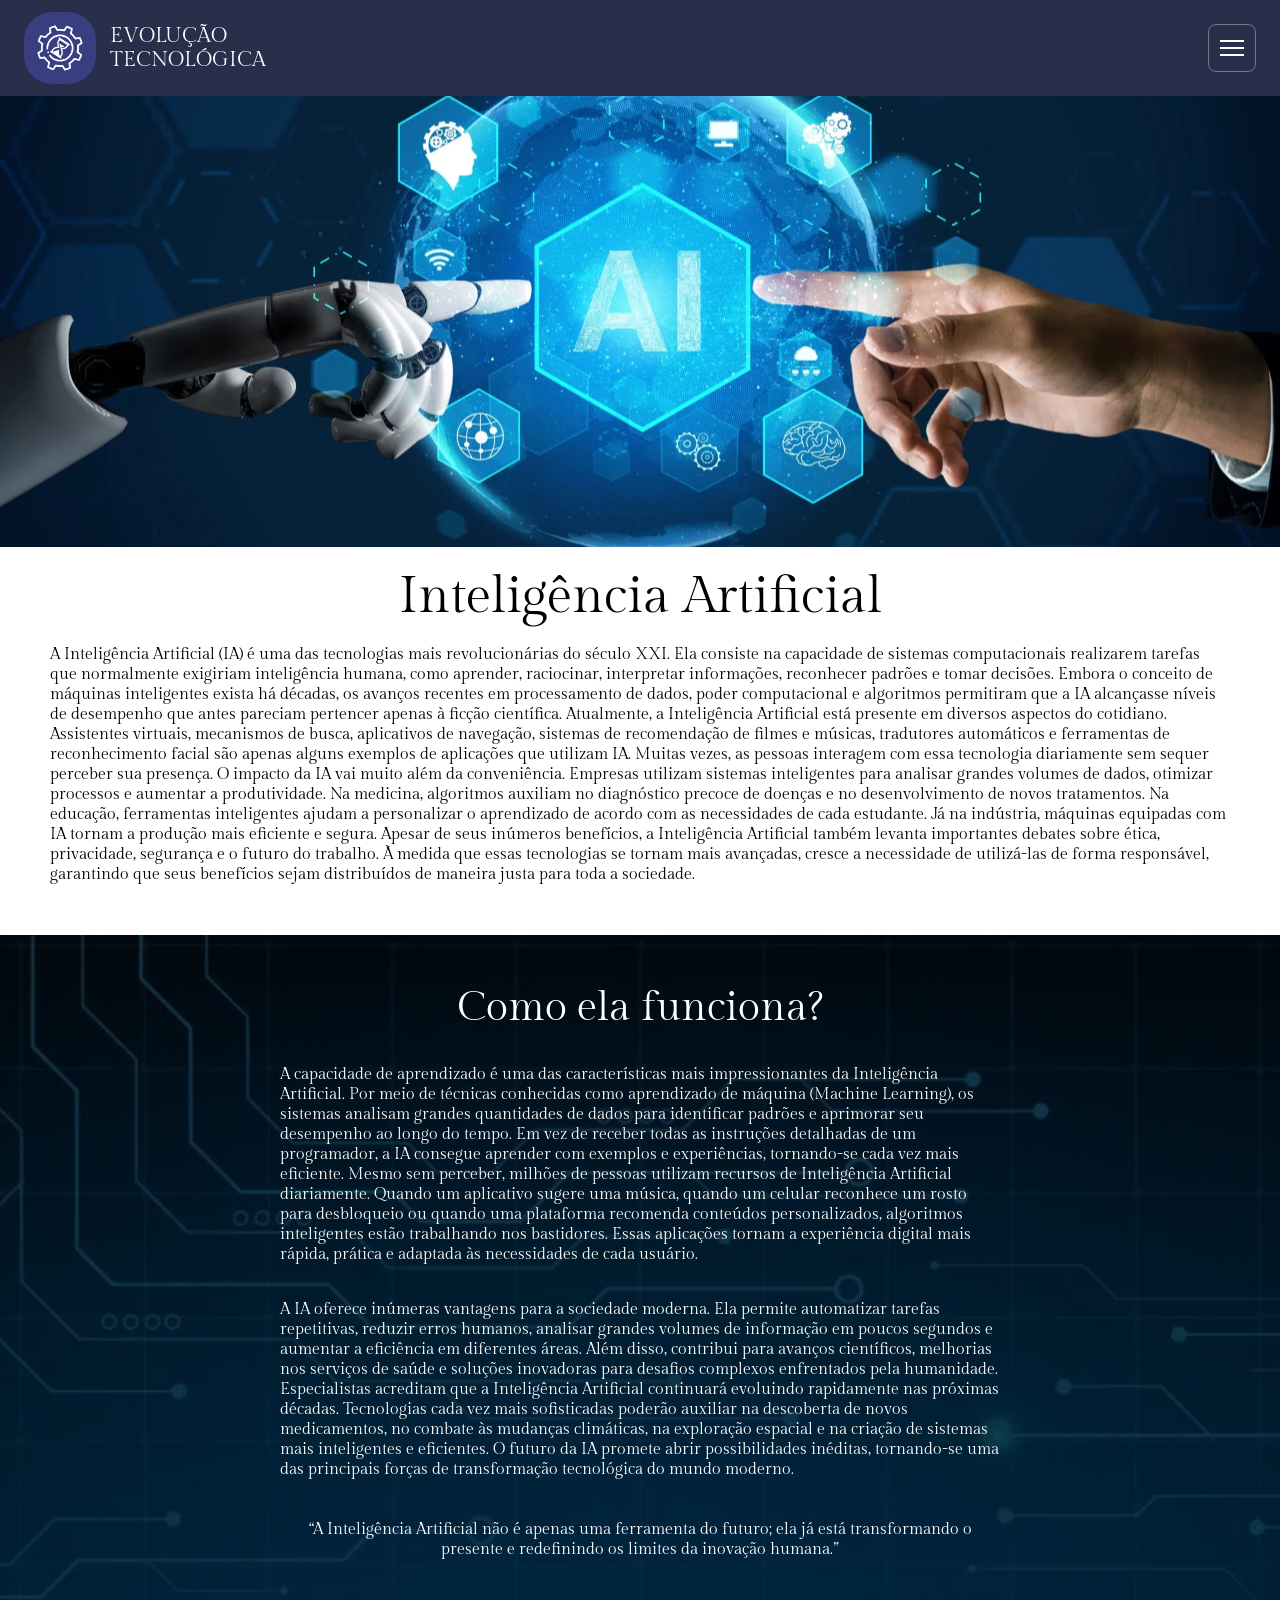
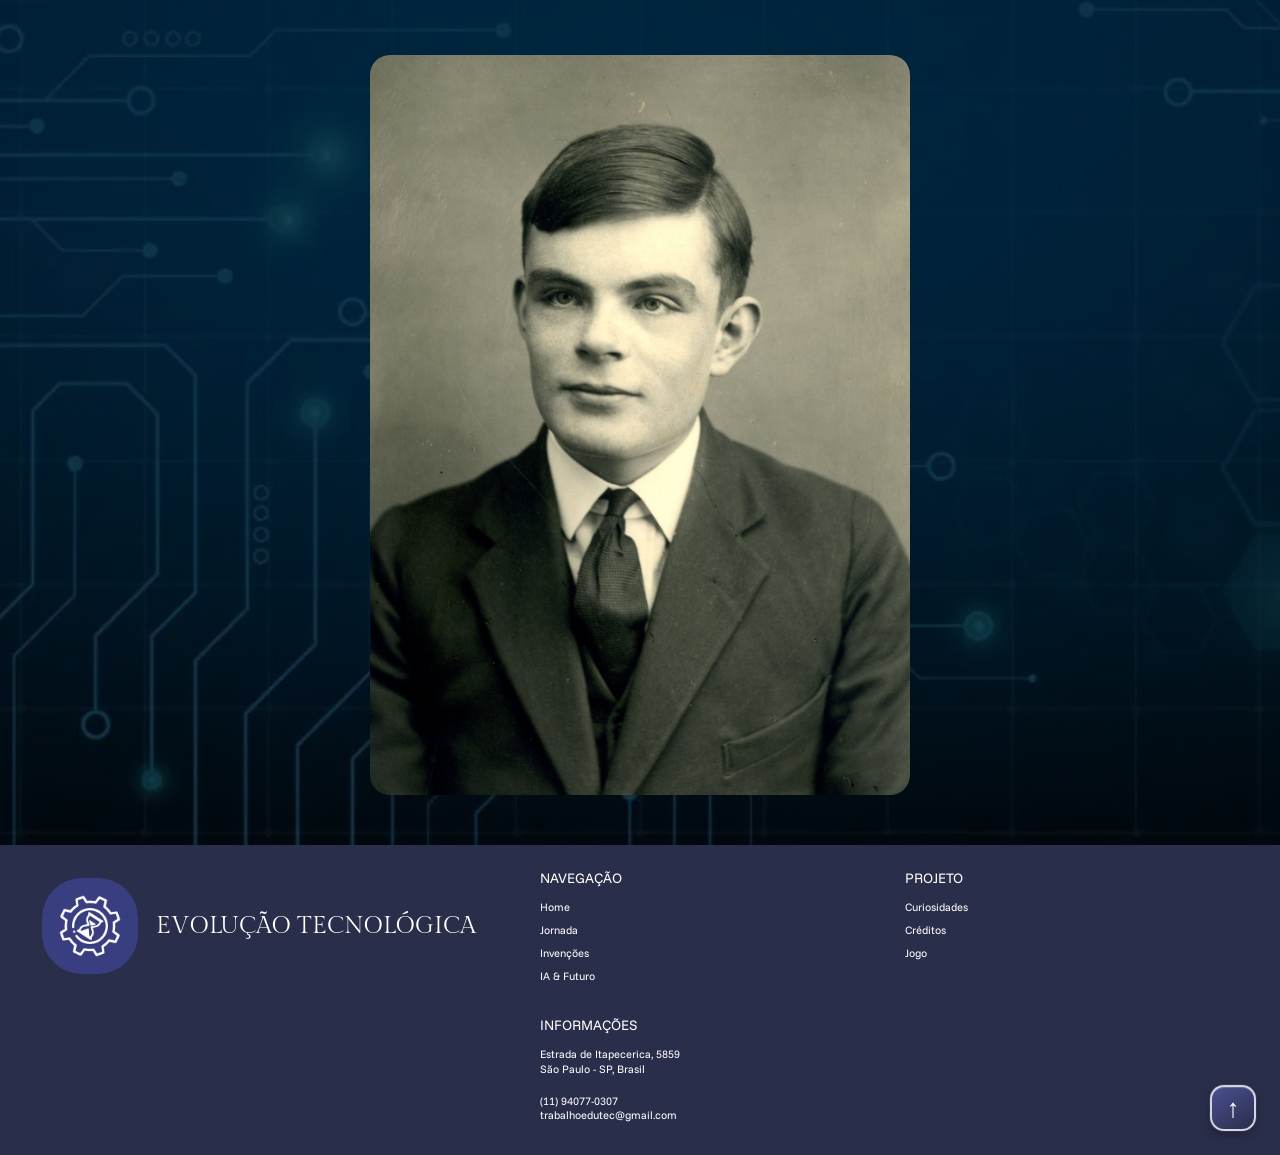
<file: ia.html>
<!DOCTYPE html>
<html lang="pt-BR">
<head>
  <meta charset="UTF-8">

  <meta
    name="viewport"
    content="width=device-width, initial-scale=1.0"
  >

  <meta
    name="description"
    content="Conheça a Inteligência Artificial, como ela funciona e sua importância para a sociedade."
  >

  <title>Inteligência Artificial | Evolução Tecnológica</title>

  <link rel="preconnect" href="https://fonts.googleapis.com">

  <link
    rel="preconnect"
    href="https://fonts.gstatic.com"
    crossorigin
  >

  <link
    href="https://fonts.googleapis.com/css2?family=Funnel+Sans:wght@400;500&family=Gilda+Display&display=swap"
    rel="stylesheet"
  >

  <link rel="stylesheet" href="ia.css">
  <link rel="stylesheet" href="header.css?v=5">
</head>

<body>
  <header class="site-header" id="inicio">
    <a
      class="brand"
      href="index.html"
      aria-label="Evolução Tecnológica — página inicial"
    >
      <img
        class="brand__logo"
        src="fotos/logo.png"
        alt=""
      >

      <span class="brand__name">
        EVOLUÇÃO<br>
        TECNOLÓGICA
      </span>
    </a>

    <button
      class="menu-button"
      type="button"
      aria-expanded="false"
      aria-controls="main-navigation"
      aria-label="Abrir menu"
    >
      <span></span>
      <span></span>
      <span></span>
    </button>

    <nav
      class="main-navigation"
      id="main-navigation"
      aria-label="Navegação principal"
    >
      <a href="index.html">Home</a>
      <a href="jornada.html">Jornada</a>
      <a href="eras.html">Eras</a>

      <a
        class="is-current"
        href="ia.html"
        aria-current="page"
      >
        IA
      </a>

      <a href="invencoes.html">Invenções</a>
      <a href="curiosidades.html">Curiosidades</a>
      <a href="jogo.html">Jogo</a>
      <a href="creditos.html">Créditos</a>
    </nav>
  </header>

  <main>
    <section
      class="ai-introduction"
      aria-labelledby="titulo-ia"
    >
      <figure class="ai-hero">
        <img
          src="fotos/ia-capa.jpg"
          alt="Mão humana e mão robótica interagindo diante de uma interface de Inteligência Artificial"
        >
      </figure>

      <div class="introduction-content">
        <h1 id="titulo-ia">Inteligência Artificial</h1>

        <p>
          A Inteligência Artificial (IA) é uma das tecnologias mais
          revolucionárias do século XXI. Ela consiste na capacidade de sistemas
          computacionais realizarem tarefas que normalmente exigiriam
          inteligência humana, como aprender, raciocinar, interpretar
          informações, reconhecer padrões e tomar decisões. Embora o conceito
          de máquinas inteligentes exista há décadas, os avanços recentes em
          processamento de dados, poder computacional e algoritmos permitiram
          que a IA alcançasse níveis de desempenho que antes pareciam pertencer
          apenas à ficção científica. Atualmente, a Inteligência Artificial está
          presente em diversos aspectos do cotidiano. Assistentes virtuais,
          mecanismos de busca, aplicativos de navegação, sistemas de
          recomendação de filmes e músicas, tradutores automáticos e ferramentas
          de reconhecimento facial são apenas alguns exemplos de aplicações que
          utilizam IA. Muitas vezes, as pessoas interagem com essa tecnologia
          diariamente sem sequer perceber sua presença. O impacto da IA vai
          muito além da conveniência. Empresas utilizam sistemas inteligentes
          para analisar grandes volumes de dados, otimizar processos e aumentar
          a produtividade. Na medicina, algoritmos auxiliam no diagnóstico
          precoce de doenças e no desenvolvimento de novos tratamentos. Na
          educação, ferramentas inteligentes ajudam a personalizar o aprendizado
          de acordo com as necessidades de cada estudante. Já na indústria,
          máquinas equipadas com IA tornam a produção mais eficiente e segura.
          Apesar de seus inúmeros benefícios, a Inteligência Artificial também
          levanta importantes debates sobre ética, privacidade, segurança e o
          futuro do trabalho. À medida que essas tecnologias se tornam mais
          avançadas, cresce a necessidade de utilizá-las de forma responsável,
          garantindo que seus benefícios sejam distribuídos de maneira justa
          para toda a sociedade.
        </p>
      </div>
    </section>

    <section
      class="ai-operation"
      aria-labelledby="titulo-funcionamento"
    >
      <img
        class="operation-background"
        src="fotos/ia-circuitos-fundo.jpg"
        alt=""
        aria-hidden="true"
      >

      <div class="operation-layout">
        <article class="operation-content">
          <h2 id="titulo-funcionamento">Como ela funciona?</h2>

          <p>
            A capacidade de aprendizado é uma das características mais
            impressionantes da Inteligência Artificial. Por meio de técnicas
            conhecidas como aprendizado de máquina (Machine Learning), os
            sistemas analisam grandes quantidades de dados para identificar
            padrões e aprimorar seu desempenho ao longo do tempo. Em vez de
            receber todas as instruções detalhadas de um programador, a IA
            consegue aprender com exemplos e experiências, tornando-se cada vez
            mais eficiente. Mesmo sem perceber, milhões de pessoas utilizam
            recursos de Inteligência Artificial diariamente. Quando um
            aplicativo sugere uma música, quando um celular reconhece um rosto
            para desbloqueio ou quando uma plataforma recomenda conteúdos
            personalizados, algoritmos inteligentes estão trabalhando nos
            bastidores. Essas aplicações tornam a experiência digital mais
            rápida, prática e adaptada às necessidades de cada usuário.
          </p>

          <p>
            A IA oferece inúmeras vantagens para a sociedade moderna. Ela
            permite automatizar tarefas repetitivas, reduzir erros humanos,
            analisar grandes volumes de informação em poucos segundos e
            aumentar a eficiência em diferentes áreas. Além disso, contribui
            para avanços científicos, melhorias nos serviços de saúde e
            soluções inovadoras para desafios complexos enfrentados pela
            humanidade. Especialistas acreditam que a Inteligência Artificial
            continuará evoluindo rapidamente nas próximas décadas. Tecnologias
            cada vez mais sofisticadas poderão auxiliar na descoberta de novos
            medicamentos, no combate às mudanças climáticas, na exploração
            espacial e na criação de sistemas mais inteligentes e eficientes.
            O futuro da IA promete abrir possibilidades inéditas, tornando-se
            uma das principais forças de transformação tecnológica do mundo
            moderno.
          </p>

          <blockquote>
            “A Inteligência Artificial não é apenas uma ferramenta do futuro;
            ela já está transformando o presente e redefinindo os limites da
            inovação humana.”
          </blockquote>
        </article>

        <figure class="turing-image">
          <img
            src="fotos/alan-turing.jpg"
            alt="Retrato do matemático e cientista da computação Alan Turing"
          >
        </figure>
      </div>
    </section>
  </main>

  <footer class="site-footer">
    <a
      class="footer-brand"
      href="index.html"
      aria-label="Voltar à página inicial"
    >
      <img src="fotos/logo.png" alt="">
      <span>EVOLUÇÃO TECNOLÓGICA</span>
    </a>

    <div class="footer-column">
      <h2>NAVEGAÇÃO</h2>

      <a href="index.html">Home</a>
      <a href="jornada.html">Jornada</a>
      <a href="invencoes.html">Invenções</a>
      <a href="ia.html">IA &amp; Futuro</a>
    </div>

    <div class="footer-column">
      <h2>PROJETO</h2>

      <a href="curiosidades.html">Curiosidades</a>
      <a href="creditos.html">Créditos</a>
      <a href="jogo.html">Jogo</a>
    </div>

    <div class="footer-column footer-column--info">
      <h2>INFORMAÇÕES</h2>

      <p>
        Estrada de Itapecerica, 5859<br>
        São Paulo - SP, Brasil
      </p>

      <p>
        (11) 94077-0307<br>
        trabalhoedutec@gmail.com
      </p>
    </div>

    <a class="back-to-top" href="#inicio" aria-label="Voltar ao topo">
      <span aria-hidden="true">↑</span>
    </a>
  </footer>

  <script src="script.js"></script>
</body>
</html>
</file>
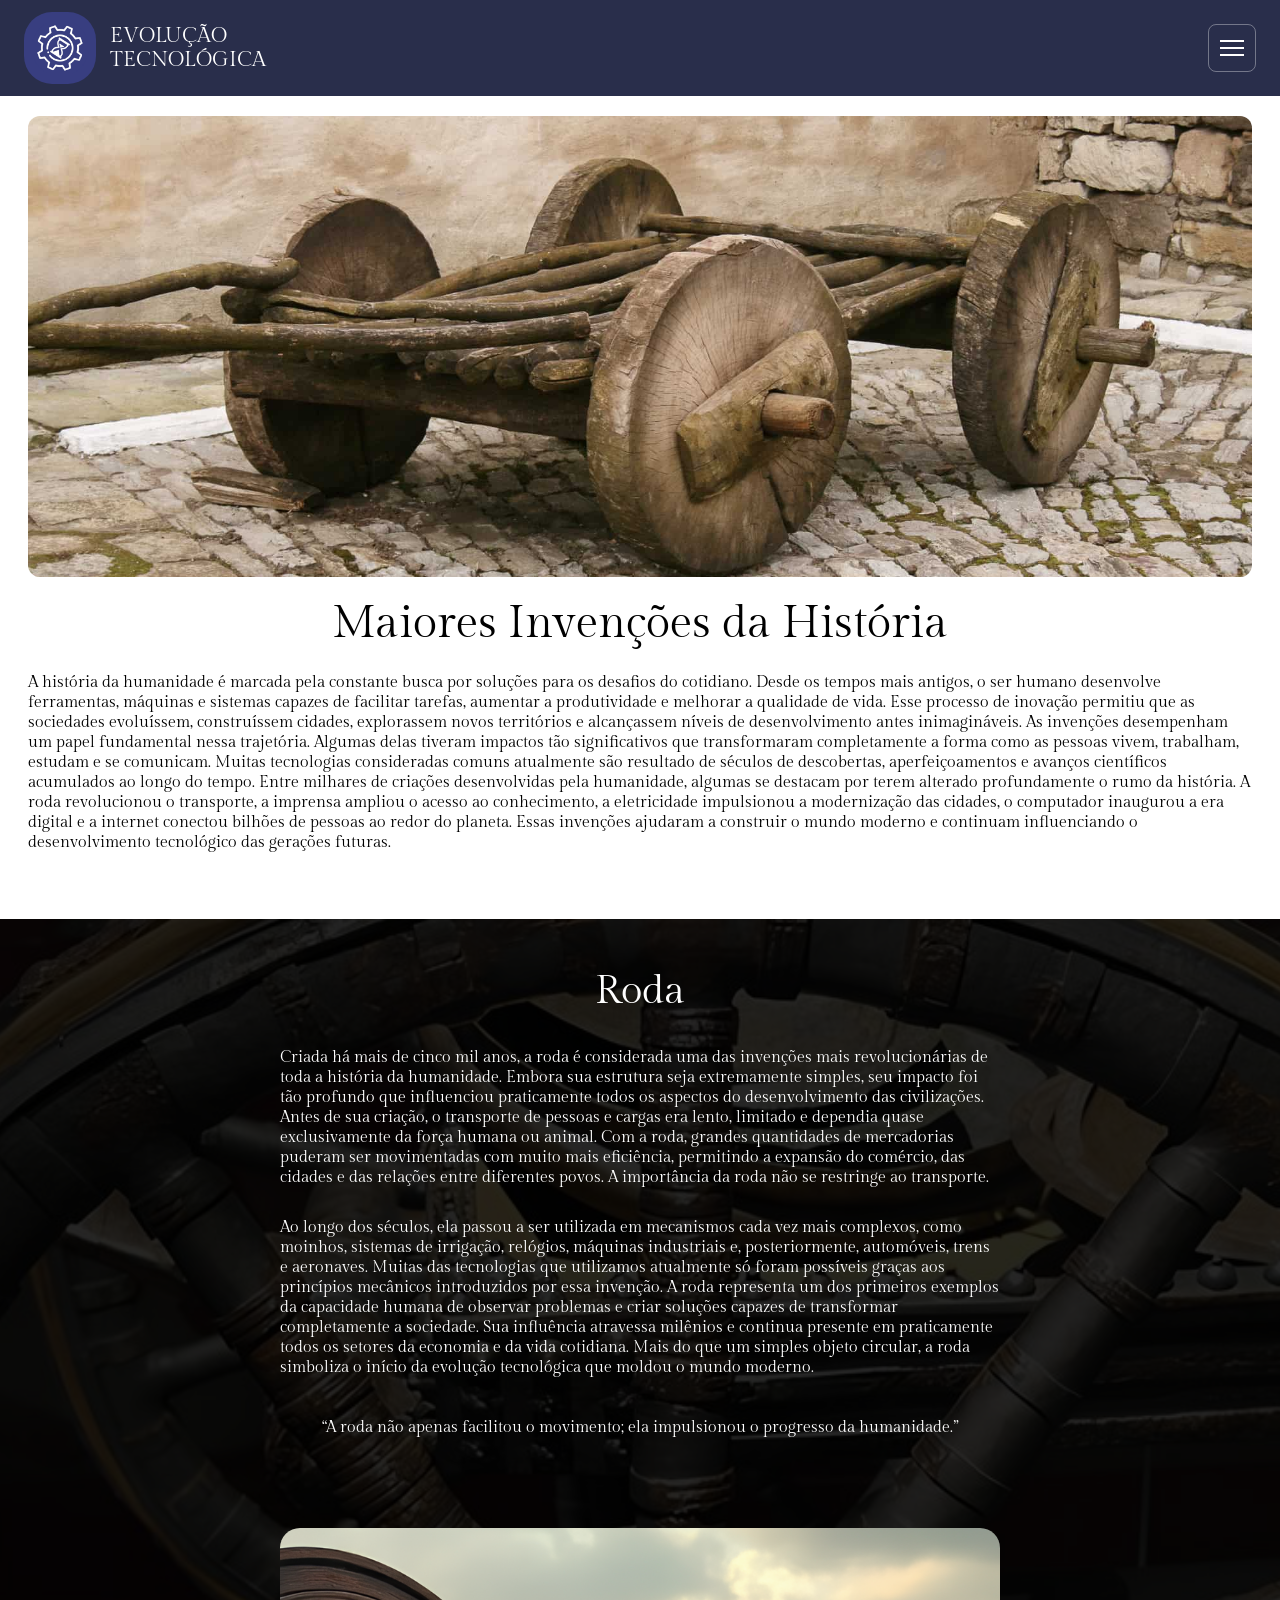
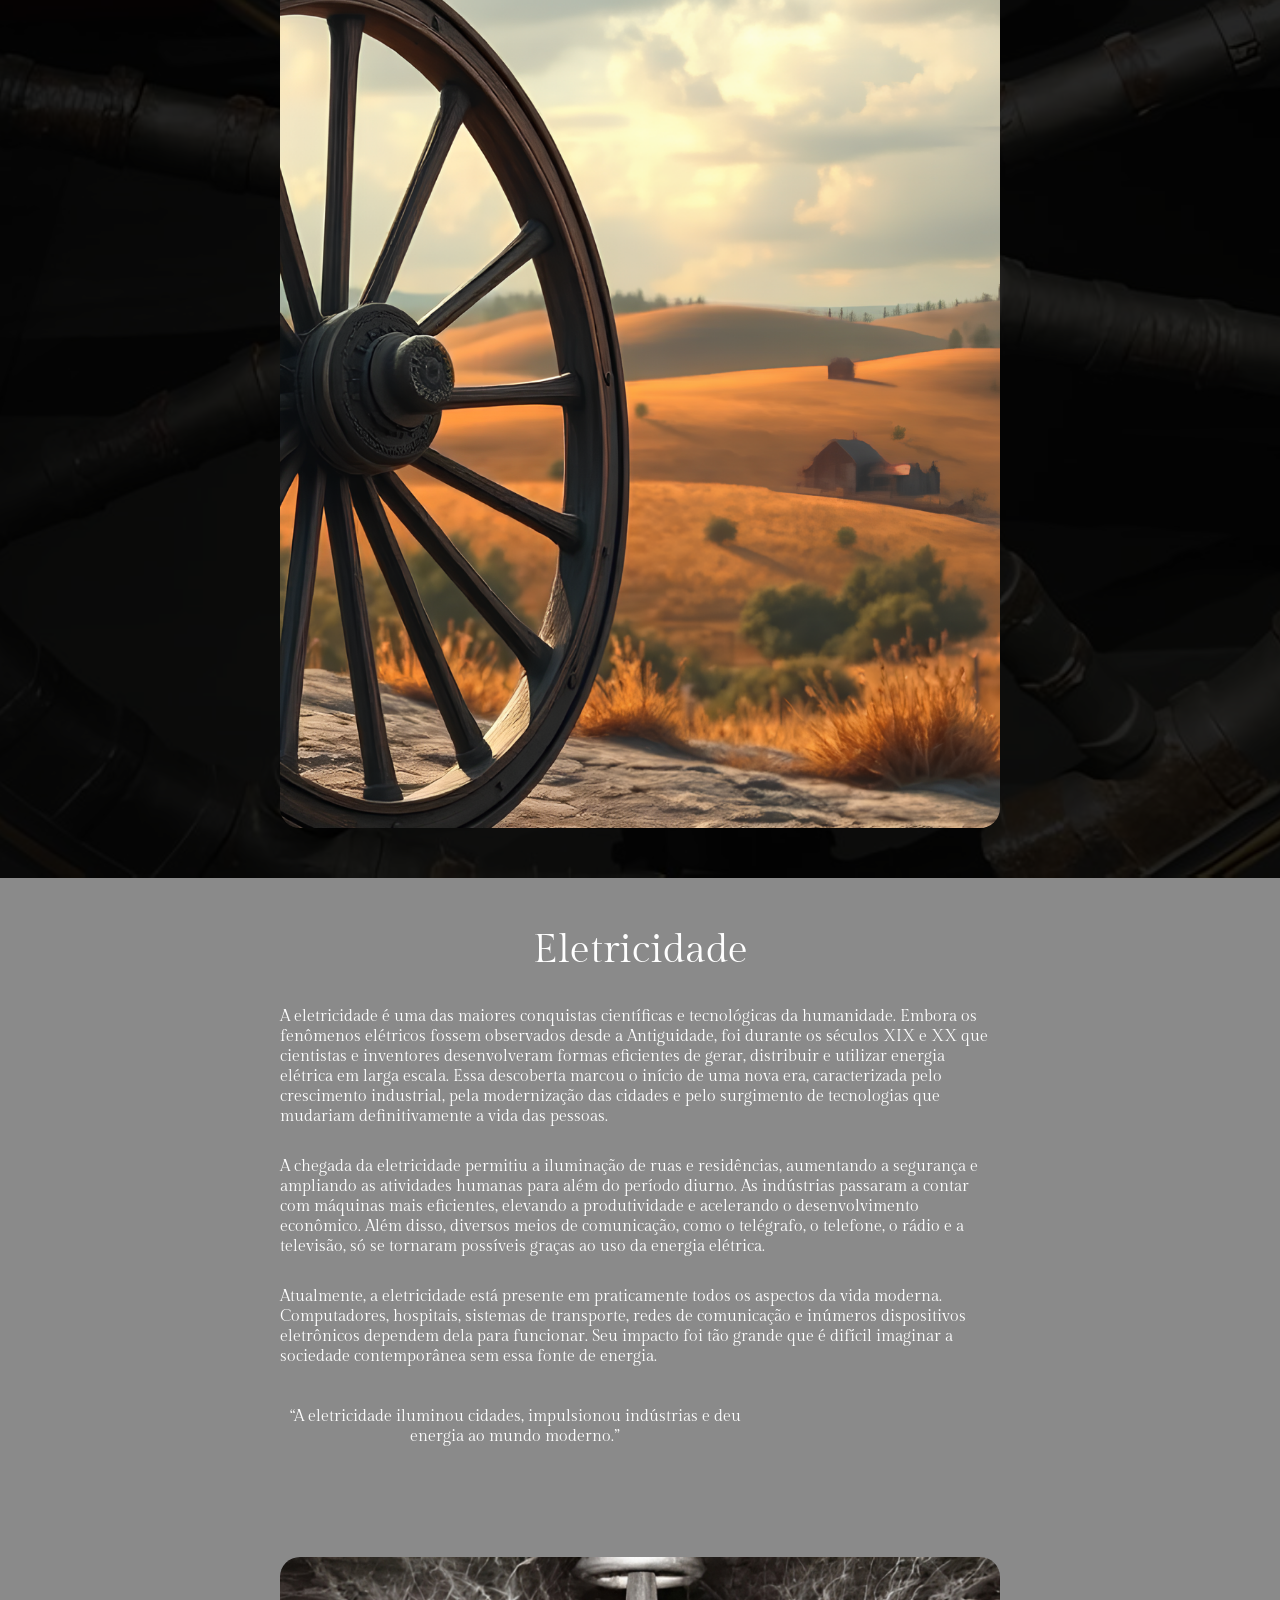
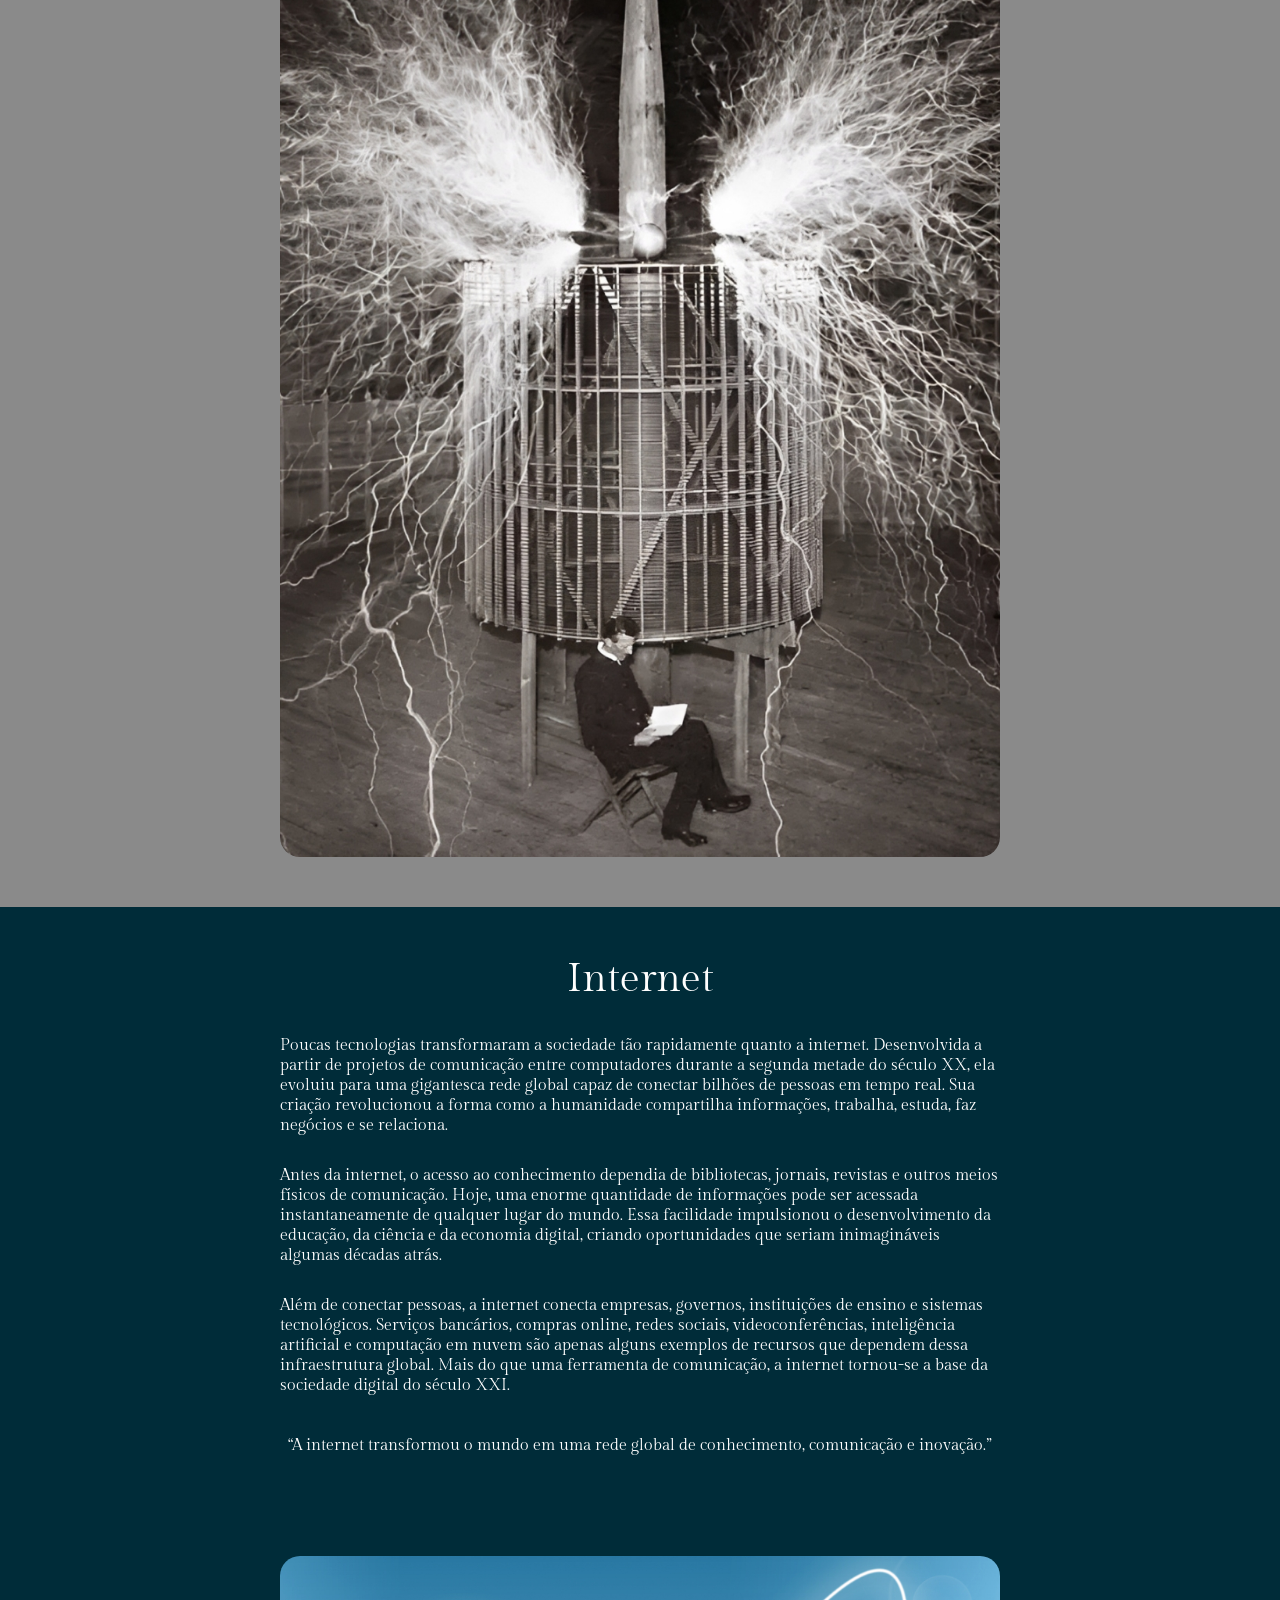
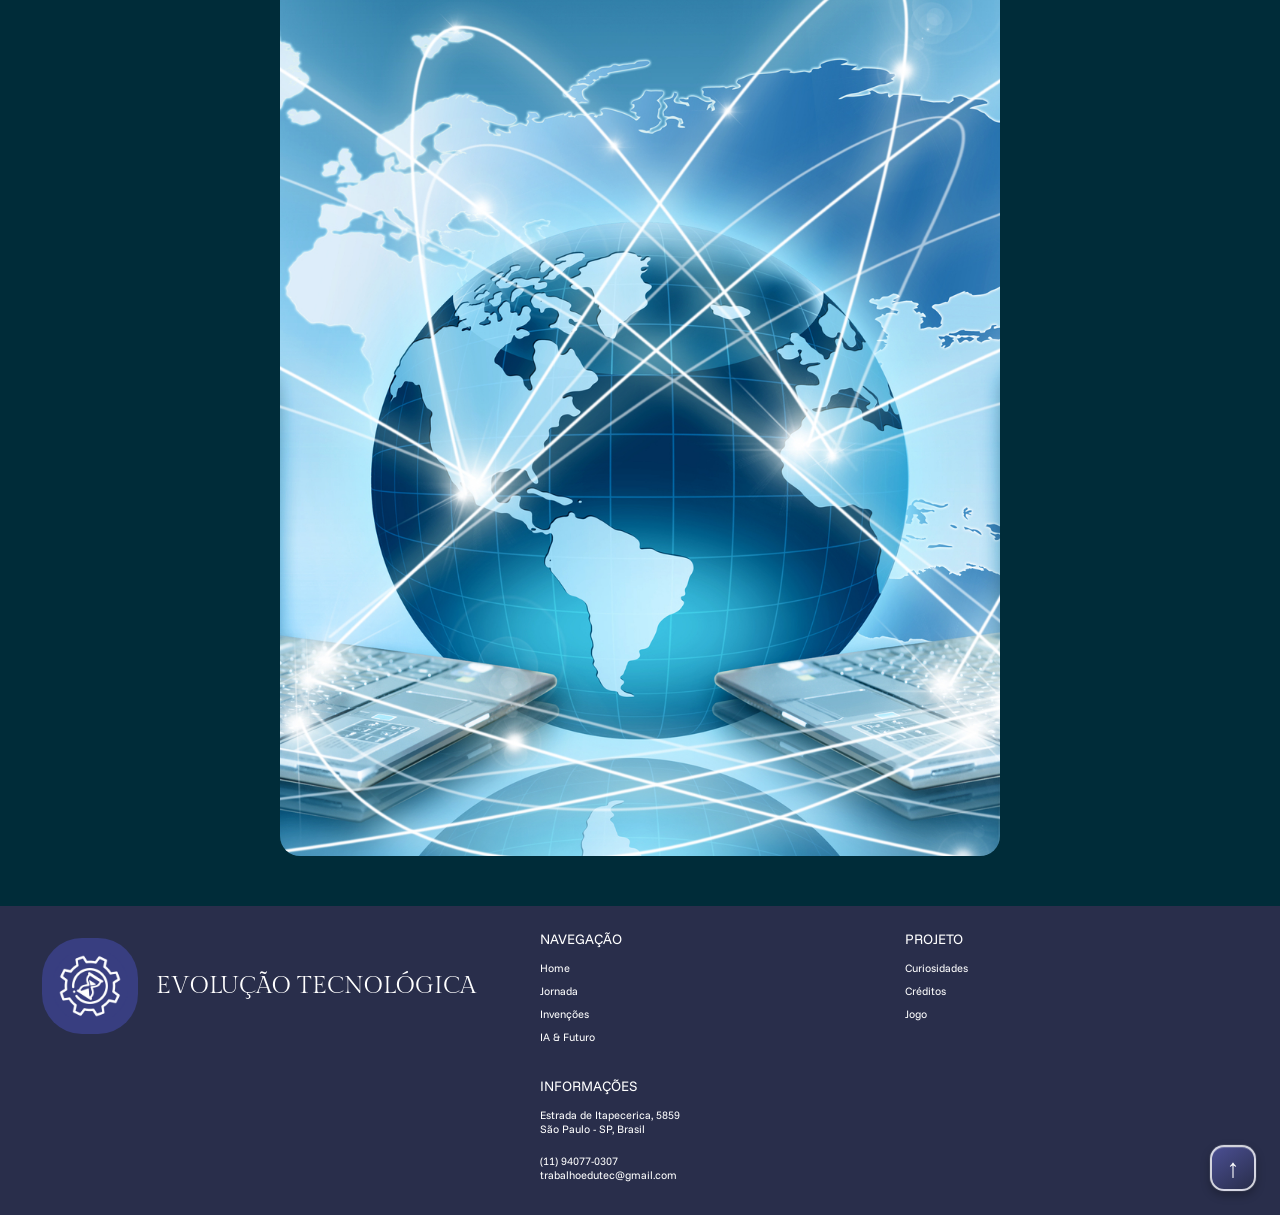
<file: invencoes.html>
<!DOCTYPE html>
<html lang="pt-BR">
<head>
  <meta charset="UTF-8">

  <meta
    name="viewport"
    content="width=device-width, initial-scale=1.0"
  >

  <meta
    name="description"
    content="Conheça algumas das maiores invenções da história e seus impactos na humanidade."
  >

  <title>Maiores Invenções da História | Evolução Tecnológica</title>

  <link rel="preconnect" href="https://fonts.googleapis.com">

  <link
    rel="preconnect"
    href="https://fonts.gstatic.com"
    crossorigin
  >

  <link
    href="https://fonts.googleapis.com/css2?family=Funnel+Sans:wght@400;500&family=Gilda+Display&display=swap"
    rel="stylesheet"
  >

  <link rel="stylesheet" href="invencoes.css">
  <link rel="stylesheet" href="header.css?v=5">
</head>

<body>
  <header class="site-header" id="inicio">
    <a
      class="brand"
      href="index.html"
      aria-label="Evolução Tecnológica — página inicial"
    >
      <img
        class="brand__logo"
        src="fotos/logo.png"
        alt=""
      >

      <span class="brand__name">
        EVOLUÇÃO<br>
        TECNOLÓGICA
      </span>
    </a>

    <button
      class="menu-button"
      type="button"
      aria-expanded="false"
      aria-controls="main-navigation"
      aria-label="Abrir menu"
    >
      <span></span>
      <span></span>
      <span></span>
    </button>

    <nav
      class="main-navigation"
      id="main-navigation"
      aria-label="Navegação principal"
    >
      <a href="index.html">Home</a>
      <a href="jornada.html">Jornada</a>
      <a href="eras.html">Eras</a>
      <a href="ia.html">IA</a>

      <a
        class="is-current"
        href="invencoes.html"
        aria-current="page"
      >
        Invenções
      </a>

      <a href="curiosidades.html">Curiosidades</a>
      <a href="jogo.html">Jogo</a>
      <a href="creditos.html">Créditos</a>
    </nav>
  </header>

  <main>
    <section
      class="inventions-introduction"
      aria-labelledby="titulo-invencoes"
    >
      <figure class="introduction-image">
        <img
          src="fotos/maiores-invencoes-capa.jpg"
          alt="Representação de uma antiga carroça de madeira"
        >
      </figure>

      <div class="introduction-content">
        <h1 id="titulo-invencoes">
          Maiores Invenções da História
        </h1>

        <p>
          A história da humanidade é marcada pela constante busca por soluções
          para os desafios do cotidiano. Desde os tempos mais antigos, o ser
          humano desenvolve ferramentas, máquinas e sistemas capazes de
          facilitar tarefas, aumentar a produtividade e melhorar a qualidade
          de vida. Esse processo de inovação permitiu que as sociedades
          evoluíssem, construíssem cidades, explorassem novos territórios e
          alcançassem níveis de desenvolvimento antes inimagináveis. As
          invenções desempenham um papel fundamental nessa trajetória. Algumas
          delas tiveram impactos tão significativos que transformaram
          completamente a forma como as pessoas vivem, trabalham, estudam e se
          comunicam. Muitas tecnologias consideradas comuns atualmente são
          resultado de séculos de descobertas, aperfeiçoamentos e avanços
          científicos acumulados ao longo do tempo. Entre milhares de criações
          desenvolvidas pela humanidade, algumas se destacam por terem alterado
          profundamente o rumo da história. A roda revolucionou o transporte,
          a imprensa ampliou o acesso ao conhecimento, a eletricidade
          impulsionou a modernização das cidades, o computador inaugurou a era
          digital e a internet conectou bilhões de pessoas ao redor do planeta.
          Essas invenções ajudaram a construir o mundo moderno e continuam
          influenciando o desenvolvimento tecnológico das gerações futuras.
        </p>
      </div>
    </section>

    <section class="invention-section wheel-section">
      <div class="wheel-background" aria-hidden="true"></div>

      <div class="invention-layout wheel-layout">
        <article class="invention-copy wheel-copy">
          <h2>Roda</h2>

          <p>
            Criada há mais de cinco mil anos, a roda é considerada uma das
            invenções mais revolucionárias de toda a história da humanidade.
            Embora sua estrutura seja extremamente simples, seu impacto foi tão
            profundo que influenciou praticamente todos os aspectos do
            desenvolvimento das civilizações. Antes de sua criação, o
            transporte de pessoas e cargas era lento, limitado e dependia quase
            exclusivamente da força humana ou animal. Com a roda, grandes
            quantidades de mercadorias puderam ser movimentadas com muito mais
            eficiência, permitindo a expansão do comércio, das cidades e das
            relações entre diferentes povos. A importância da roda não se
            restringe ao transporte.
          </p>

          <p>
            Ao longo dos séculos, ela passou a ser utilizada em mecanismos cada
            vez mais complexos, como moinhos, sistemas de irrigação, relógios,
            máquinas industriais e, posteriormente, automóveis, trens e
            aeronaves. Muitas das tecnologias que utilizamos atualmente só
            foram possíveis graças aos princípios mecânicos introduzidos por
            essa invenção. A roda representa um dos primeiros exemplos da
            capacidade humana de observar problemas e criar soluções capazes
            de transformar completamente a sociedade. Sua influência atravessa
            milênios e continua presente em praticamente todos os setores da
            economia e da vida cotidiana. Mais do que um simples objeto
            circular, a roda simboliza o início da evolução tecnológica que
            moldou o mundo moderno.
          </p>

          <blockquote>
            “A roda não apenas facilitou o movimento; ela impulsionou o
            progresso da humanidade.”
          </blockquote>
        </article>

        <figure class="invention-image wheel-image">
          <img
            src="fotos/roda-destaque.jpg"
            alt="Roda de madeira em uma paisagem rural"
          >
        </figure>
      </div>
    </section>

    <section class="invention-section electricity-section">
      <div class="invention-layout electricity-layout">
        <figure class="invention-image electricity-image">
          <img
            src="fotos/eletricidade-tesla.jpg"
            alt="Nikola Tesla sentado diante de uma bobina elétrica"
          >
        </figure>

        <article class="invention-copy electricity-copy">
          <h2>Eletricidade</h2>

          <p>
            A eletricidade é uma das maiores conquistas científicas e
            tecnológicas da humanidade. Embora os fenômenos elétricos fossem
            observados desde a Antiguidade, foi durante os séculos XIX e XX que
            cientistas e inventores desenvolveram formas eficientes de gerar,
            distribuir e utilizar energia elétrica em larga escala. Essa
            descoberta marcou o início de uma nova era, caracterizada pelo
            crescimento industrial, pela modernização das cidades e pelo
            surgimento de tecnologias que mudariam definitivamente a vida das
            pessoas.
          </p>

          <p>
            A chegada da eletricidade permitiu a iluminação de ruas e
            residências, aumentando a segurança e ampliando as atividades
            humanas para além do período diurno. As indústrias passaram a
            contar com máquinas mais eficientes, elevando a produtividade e
            acelerando o desenvolvimento econômico. Além disso, diversos meios
            de comunicação, como o telégrafo, o telefone, o rádio e a televisão,
            só se tornaram possíveis graças ao uso da energia elétrica.
          </p>

          <p>
            Atualmente, a eletricidade está presente em praticamente todos os
            aspectos da vida moderna. Computadores, hospitais, sistemas de
            transporte, redes de comunicação e inúmeros dispositivos
            eletrônicos dependem dela para funcionar. Seu impacto foi tão
            grande que é difícil imaginar a sociedade contemporânea sem essa
            fonte de energia.
          </p>

          <blockquote>
            “A eletricidade iluminou cidades, impulsionou indústrias e deu
            energia ao mundo moderno.”
          </blockquote>
        </article>
      </div>
    </section>

    <section class="invention-section internet-section">
      <div class="invention-layout internet-layout">
        <article class="invention-copy internet-copy">
          <h2>Internet</h2>

          <p>
            Poucas tecnologias transformaram a sociedade tão rapidamente
            quanto a internet. Desenvolvida a partir de projetos de comunicação
            entre computadores durante a segunda metade do século XX, ela
            evoluiu para uma gigantesca rede global capaz de conectar bilhões
            de pessoas em tempo real. Sua criação revolucionou a forma como a
            humanidade compartilha informações, trabalha, estuda, faz negócios
            e se relaciona.
          </p>

          <p>
            Antes da internet, o acesso ao conhecimento dependia de
            bibliotecas, jornais, revistas e outros meios físicos de
            comunicação. Hoje, uma enorme quantidade de informações pode ser
            acessada instantaneamente de qualquer lugar do mundo. Essa
            facilidade impulsionou o desenvolvimento da educação, da ciência e
            da economia digital, criando oportunidades que seriam inimagináveis
            algumas décadas atrás.
          </p>

          <p>
            Além de conectar pessoas, a internet conecta empresas, governos,
            instituições de ensino e sistemas tecnológicos. Serviços
            bancários, compras online, redes sociais, videoconferências,
            inteligência artificial e computação em nuvem são apenas alguns
            exemplos de recursos que dependem dessa infraestrutura global. Mais
            do que uma ferramenta de comunicação, a internet tornou-se a base
            da sociedade digital do século XXI.
          </p>

          <blockquote>
            “A internet transformou o mundo em uma rede global de conhecimento,
            comunicação e inovação.”
          </blockquote>
        </article>

        <figure class="invention-image internet-image">
          <img
            src="fotos/internet-global.jpg"
            alt="Globo terrestre conectado por uma rede digital"
          >
        </figure>
      </div>
    </section>
  </main>

  <footer class="site-footer">
    <a
      class="footer-brand"
      href="index.html"
      aria-label="Voltar à página inicial"
    >
      <img src="fotos/logo.png" alt="">
      <span>EVOLUÇÃO TECNOLÓGICA</span>
    </a>

    <div class="footer-column">
      <h2>NAVEGAÇÃO</h2>

      <a href="index.html">Home</a>
      <a href="jornada.html">Jornada</a>
      <a href="invencoes.html">Invenções</a>
      <a href="ia.html">IA &amp; Futuro</a>
    </div>

    <div class="footer-column">
      <h2>PROJETO</h2>

      <a href="curiosidades.html">Curiosidades</a>
      <a href="creditos.html">Créditos</a>
      <a href="jogo.html">Jogo</a>
    </div>

    <div class="footer-column footer-column--info">
      <h2>INFORMAÇÕES</h2>

      <p>
        Estrada de Itapecerica, 5859<br>
        São Paulo - SP, Brasil
      </p>

      <p>
        (11) 94077-0307<br>
        trabalhoedutec@gmail.com
      </p>
    </div>

    <a class="back-to-top" href="#inicio" aria-label="Voltar ao topo">
      <span aria-hidden="true">↑</span>
    </a>
  </footer>

  <script src="script.js"></script>
</body>
</html>
</file>
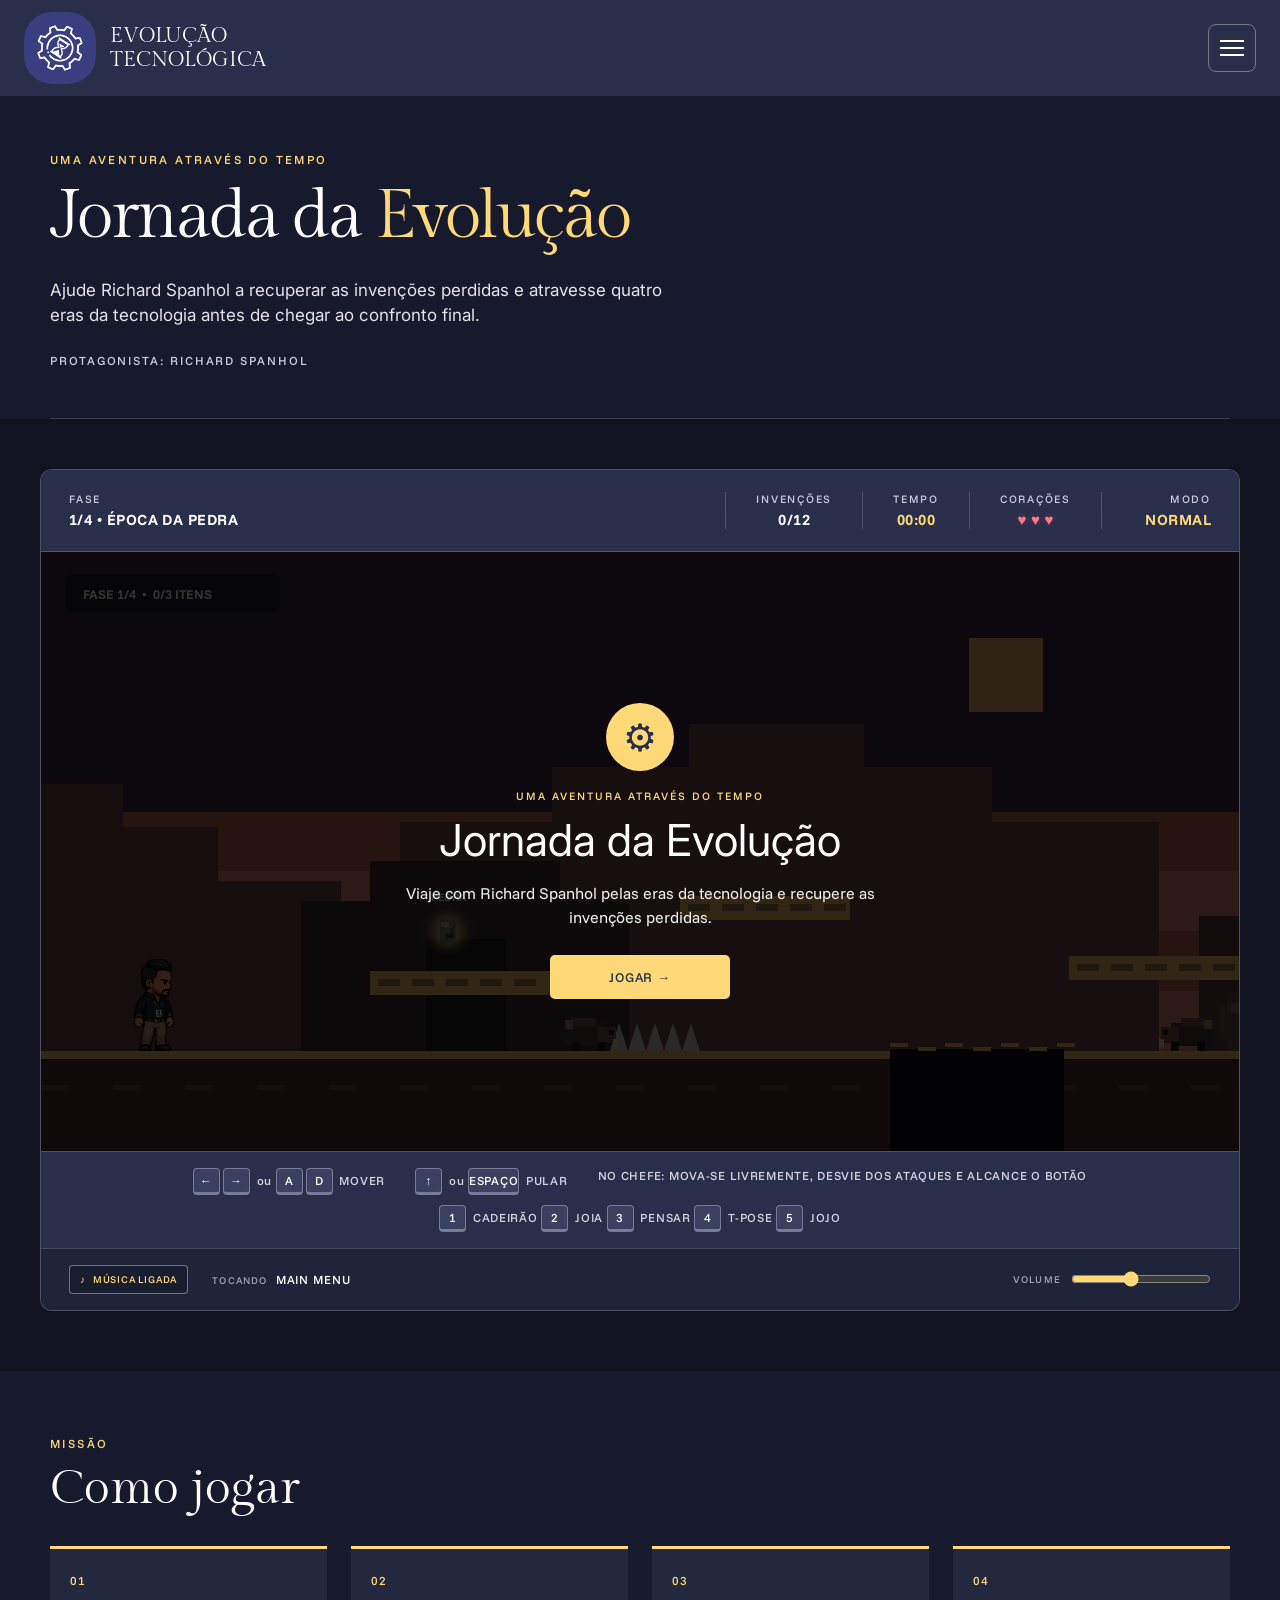
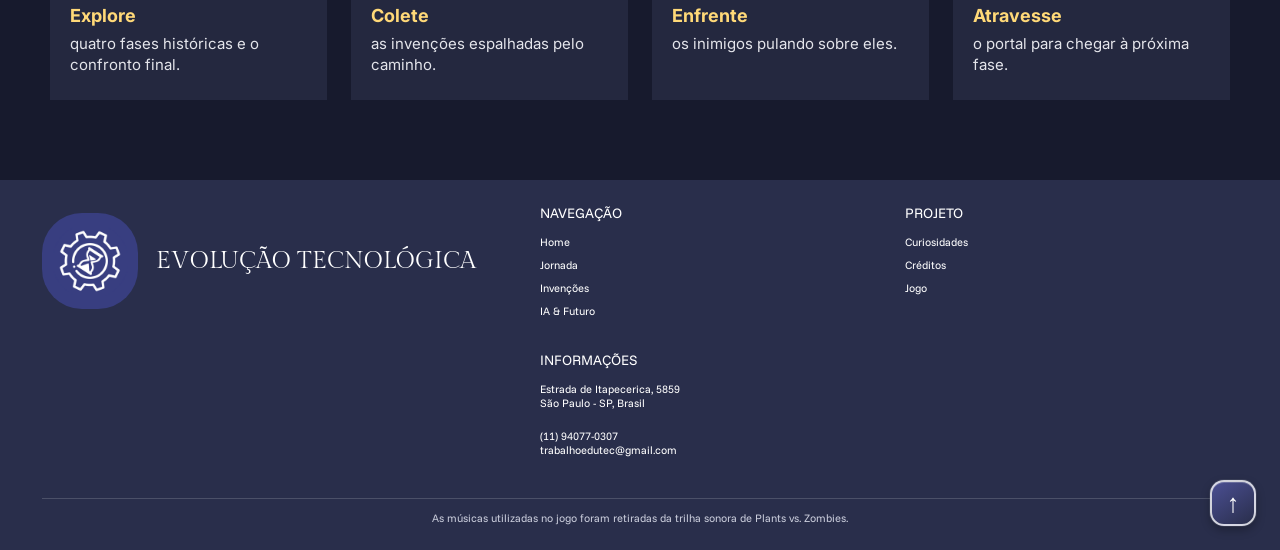
<file: jogo.html>
<!DOCTYPE html>
<html lang="pt-BR">
<head>
  <meta charset="UTF-8">
  <meta name="viewport" content="width=device-width, initial-scale=1.0">
  <meta
    name="description"
    content="Jogue uma aventura curta pelas principais eras da evolução tecnológica."
  >
  <title>Jornada da Evolução | Evolução Tecnológica</title>

  <link rel="preconnect" href="https://fonts.googleapis.com">
  <link rel="preconnect" href="https://fonts.gstatic.com" crossorigin>
  <link
    href="https://fonts.googleapis.com/css2?family=Funnel+Sans:wght@400;500&family=Gilda+Display&family=Inter:wght@400;500&display=swap"
    rel="stylesheet"
  >
  <link rel="stylesheet" href="header.css?v=5">
  <link rel="stylesheet" href="jogo.css?v=9">
</head>

<body>
  <header class="site-header" id="inicio">
    <a class="brand" href="index.html" aria-label="Evolução Tecnológica — página inicial">
      <img class="brand__logo" src="fotos/logo.png" alt="">
      <span class="brand__name">EVOLUÇÃO<br>TECNOLÓGICA</span>
    </a>

    <button
      class="menu-button"
      type="button"
      aria-expanded="false"
      aria-controls="main-navigation"
      aria-label="Abrir menu"
    >
      <span></span><span></span><span></span>
    </button>

    <nav class="main-navigation" id="main-navigation" aria-label="Navegação principal">
      <a href="index.html">Home</a>
      <a href="jornada.html">Jornada</a>
      <a href="eras.html">Eras</a>
      <a href="ia.html">IA</a>
      <a href="invencoes.html">Invenções</a>
      <a href="curiosidades.html">Curiosidades</a>
      <a class="is-current" href="jogo.html" aria-current="page">Jogo</a>
      <a href="creditos.html">Créditos</a>
    </nav>
  </header>

  <main>
    <section class="game-intro" aria-labelledby="game-title">
      <div class="game-intro__copy">
        <p class="eyebrow">UMA AVENTURA ATRAVÉS DO TEMPO</p>
        <h1 id="game-title">Jornada da <span>Evolução</span></h1>
        <p class="game-intro__text">
          Ajude Richard Spanhol a recuperar as invenções perdidas e atravesse
          quatro eras da tecnologia antes de chegar ao confronto final.
        </p>
        <p class="player-name">PROTAGONISTA: RICHARD SPANHOL</p>
      </div>

    </section>

    <section class="game-section" aria-label="Jogo Jornada da Evolução">
      <div class="game-shell">
        <div class="game-hud" aria-live="polite">
          <div class="hud-item">
            <span class="hud-label">FASE</span>
            <strong id="era-label">1/4 • ÉPOCA DA PEDRA</strong>
          </div>
          <div class="hud-item hud-item--center">
            <span class="hud-label">INVENÇÕES</span>
            <strong><span id="invention-count">0</span>/12</strong>
          </div>
          <div class="hud-item hud-item--time" aria-live="off">
            <span class="hud-label">TEMPO</span>
            <strong id="run-time">00:00</strong>
          </div>
          <div class="hud-item hud-item--lives">
            <span class="hud-label">CORAÇÕES</span>
            <strong id="lives" aria-label="3 de 3 corações"><span class="heart">♥</span><span class="heart">♥</span><span class="heart">♥</span></strong>
          </div>
          <div class="hud-item hud-item--mode">
            <span class="hud-label">MODO</span>
            <strong id="mode-label">NORMAL</strong>
          </div>
        </div>

        <div class="canvas-wrap" id="game-container">
          <canvas
            id="game-canvas"
            width="1200"
            height="600"
            tabindex="0"
            aria-label="Jogo de plataforma. Use as setas ou as teclas A e D para andar e espaço para pular."
          ></canvas>

          <div class="game-overlay" id="start-screen">
            <div class="overlay-card overlay-card--title">
              <span class="overlay-icon" aria-hidden="true">⚙</span>
              <p class="overlay-kicker">UMA AVENTURA ATRAVÉS DO TEMPO</p>
              <h2>Jornada da Evolução</h2>
              <p>Viaje com Richard Spanhol pelas eras da tecnologia e recupere as invenções perdidas.</p>
              <button class="primary-button title-play-button" id="open-menu" type="button">
                JOGAR <span aria-hidden="true">→</span>
              </button>
            </div>
          </div>

          <div class="era-toast" id="era-toast" aria-live="polite">
            <span id="era-number">FASE 1</span>
            <strong id="era-title">ÉPOCA DA PEDRA</strong>
            <small id="era-years">PRÉ-HISTÓRIA</small>
          </div>
        </div>

        <div class="game-controls">
          <div class="keyboard-help" aria-label="Controles do teclado">
            <span><kbd>←</kbd><kbd>→</kbd> ou <kbd>A</kbd><kbd>D</kbd> MOVER</span>
            <span><kbd>↑</kbd> ou <kbd>ESPAÇO</kbd> PULAR</span>
            <span>NO CHEFE: MOVA-SE LIVREMENTE, DESVIE DOS ATAQUES E ALCANCE O BOTÃO</span>
            <span><kbd>1</kbd> CADEIRÃO <kbd>2</kbd> JOIA <kbd>3</kbd> PENSAR <kbd>4</kbd> T-POSE <kbd>5</kbd> JOJO</span>
          </div>

          <div class="touch-controls" aria-label="Controles para tela sensível ao toque">
            <div>
              <button class="touch-button" type="button" data-control="left" aria-label="Mover para a esquerda">←</button>
              <button class="touch-button" type="button" data-control="right" aria-label="Mover para a direita">→</button>
            </div>
            <button class="touch-button touch-button--jump" type="button" data-control="jump" aria-label="Pular">↑</button>
          </div>
        </div>

        <div class="music-bar" aria-label="Controle da música">
          <button class="music-toggle" id="music-toggle" type="button" aria-pressed="true" aria-label="Desativar música">
            <span aria-hidden="true" id="music-icon">♪</span>
            <span id="music-status">MÚSICA LIGADA</span>
          </button>

          <p class="music-track">
            <span>TOCANDO</span>
            <strong id="music-track-name">MAIN MENU</strong>
          </p>

          <label class="volume-control" for="music-volume">
            <span>VOLUME</span>
            <input id="music-volume" type="range" min="0" max="100" value="42" aria-label="Volume da música">
          </label>
        </div>
      </div>
    </section>

    <section class="how-to-play" aria-labelledby="how-title">
      <div>
        <p class="eyebrow">MISSÃO</p>
        <h2 id="how-title">Como jogar</h2>
      </div>
      <ol>
        <li><span>01</span><p><strong>Explore</strong> quatro fases históricas e o confronto final.</p></li>
        <li><span>02</span><p><strong>Colete</strong> as invenções espalhadas pelo caminho.</p></li>
        <li><span>03</span><p><strong>Enfrente</strong> os inimigos pulando sobre eles.</p></li>
        <li><span>04</span><p><strong>Atravesse</strong> o portal para chegar à próxima fase.</p></li>
      </ol>
    </section>
  </main>

  <footer class="site-footer">
    <a
      class="footer-brand"
      href="index.html"
      aria-label="Voltar à página inicial"
    >
      <img src="fotos/logo.png" alt="">
      <span>EVOLUÇÃO TECNOLÓGICA</span>
    </a>

    <div class="footer-column">
      <h2>NAVEGAÇÃO</h2>

      <a href="index.html">Home</a>
      <a href="jornada.html">Jornada</a>
      <a href="invencoes.html">Invenções</a>
      <a href="ia.html">IA &amp; Futuro</a>
    </div>

    <div class="footer-column">
      <h2>PROJETO</h2>

      <a href="curiosidades.html">Curiosidades</a>
      <a href="creditos.html">Créditos</a>
      <a href="jogo.html">Jogo</a>
    </div>

    <div class="footer-column footer-column--info">
      <h2>INFORMAÇÕES</h2>

      <p>
        Estrada de Itapecerica, 5859<br>
        São Paulo - SP, Brasil
      </p>

      <p>
        (11) 94077-0307<br>
        trabalhoedutec@gmail.com
      </p>
    </div>

    <p class="footer-music-credit">
      As músicas utilizadas no jogo foram retiradas da trilha sonora de Plants vs. Zombies.
    </p>

    <a class="back-to-top" href="#inicio" aria-label="Voltar ao topo">
      <span aria-hidden="true">↑</span>
    </a>
  </footer>

  <script src="script.js"></script>
  <script src="jogo.js?v=37"></script>
</body>
</html>
</file>
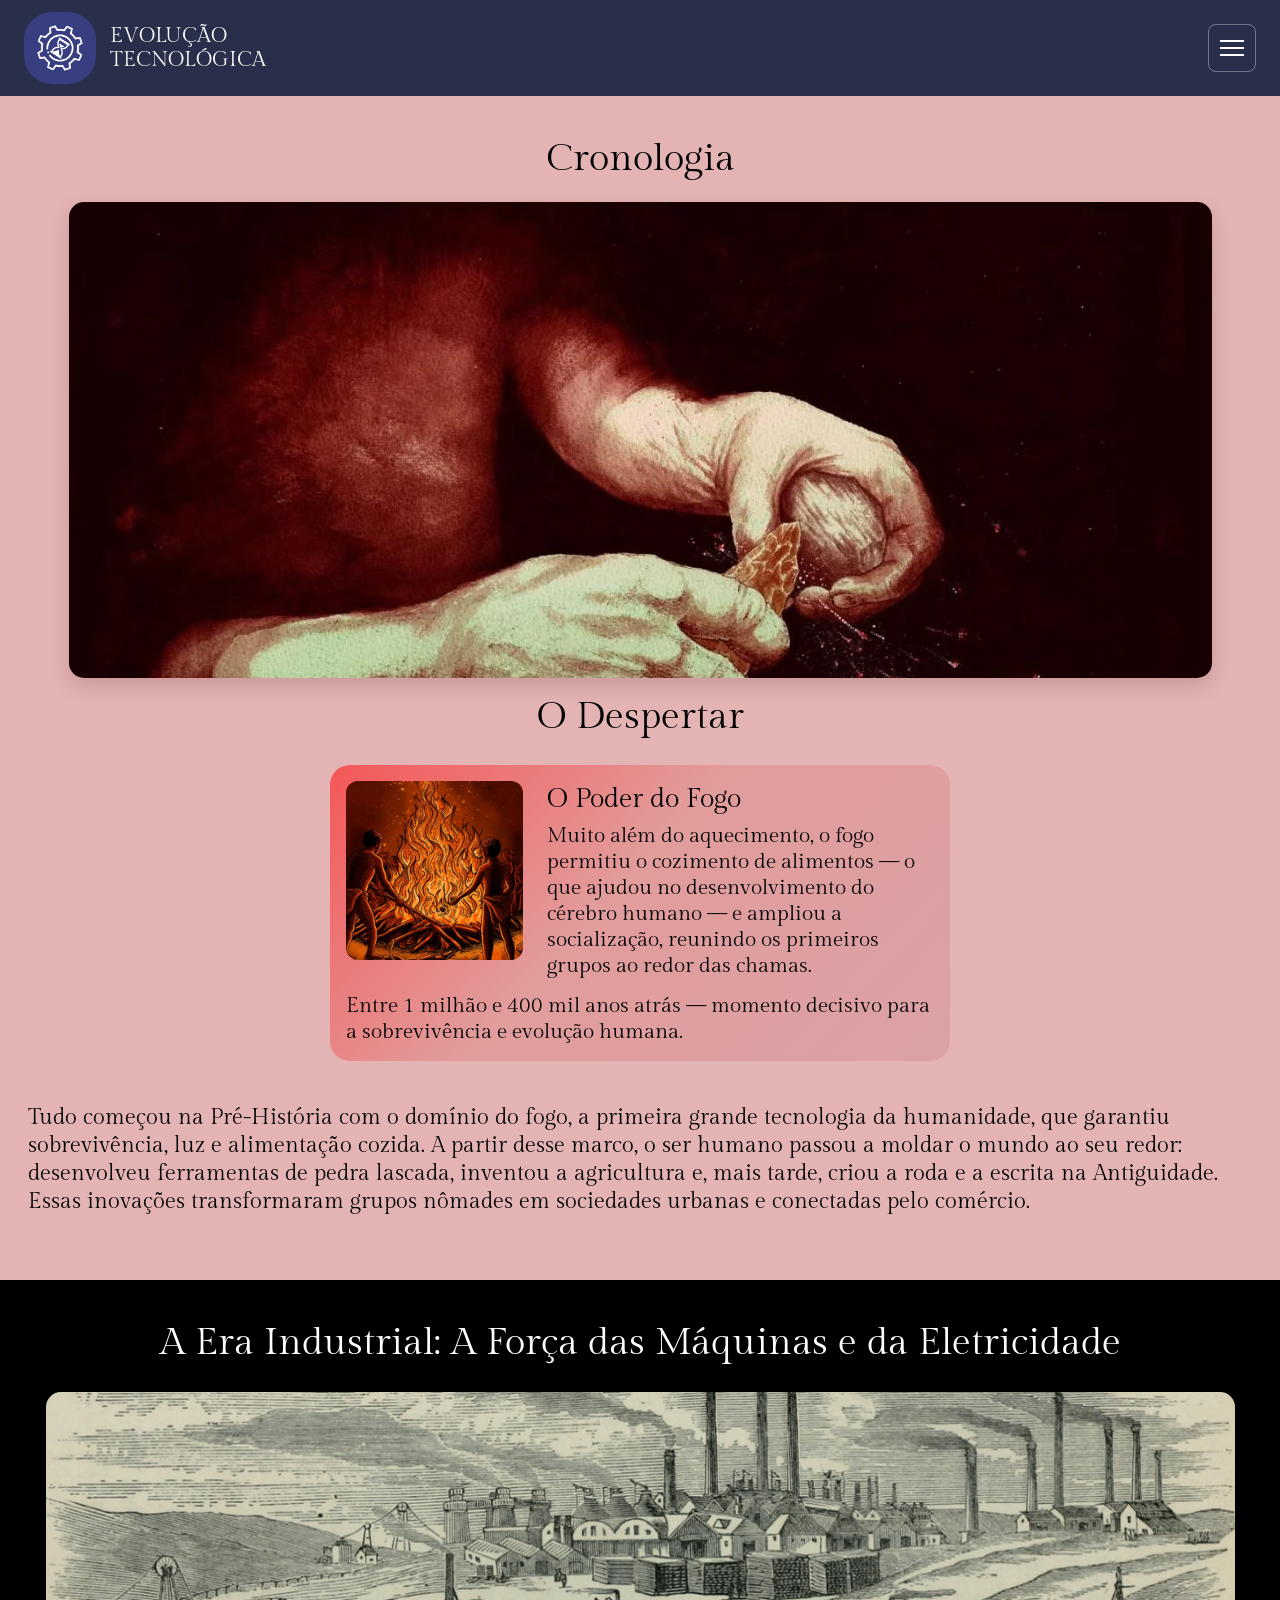
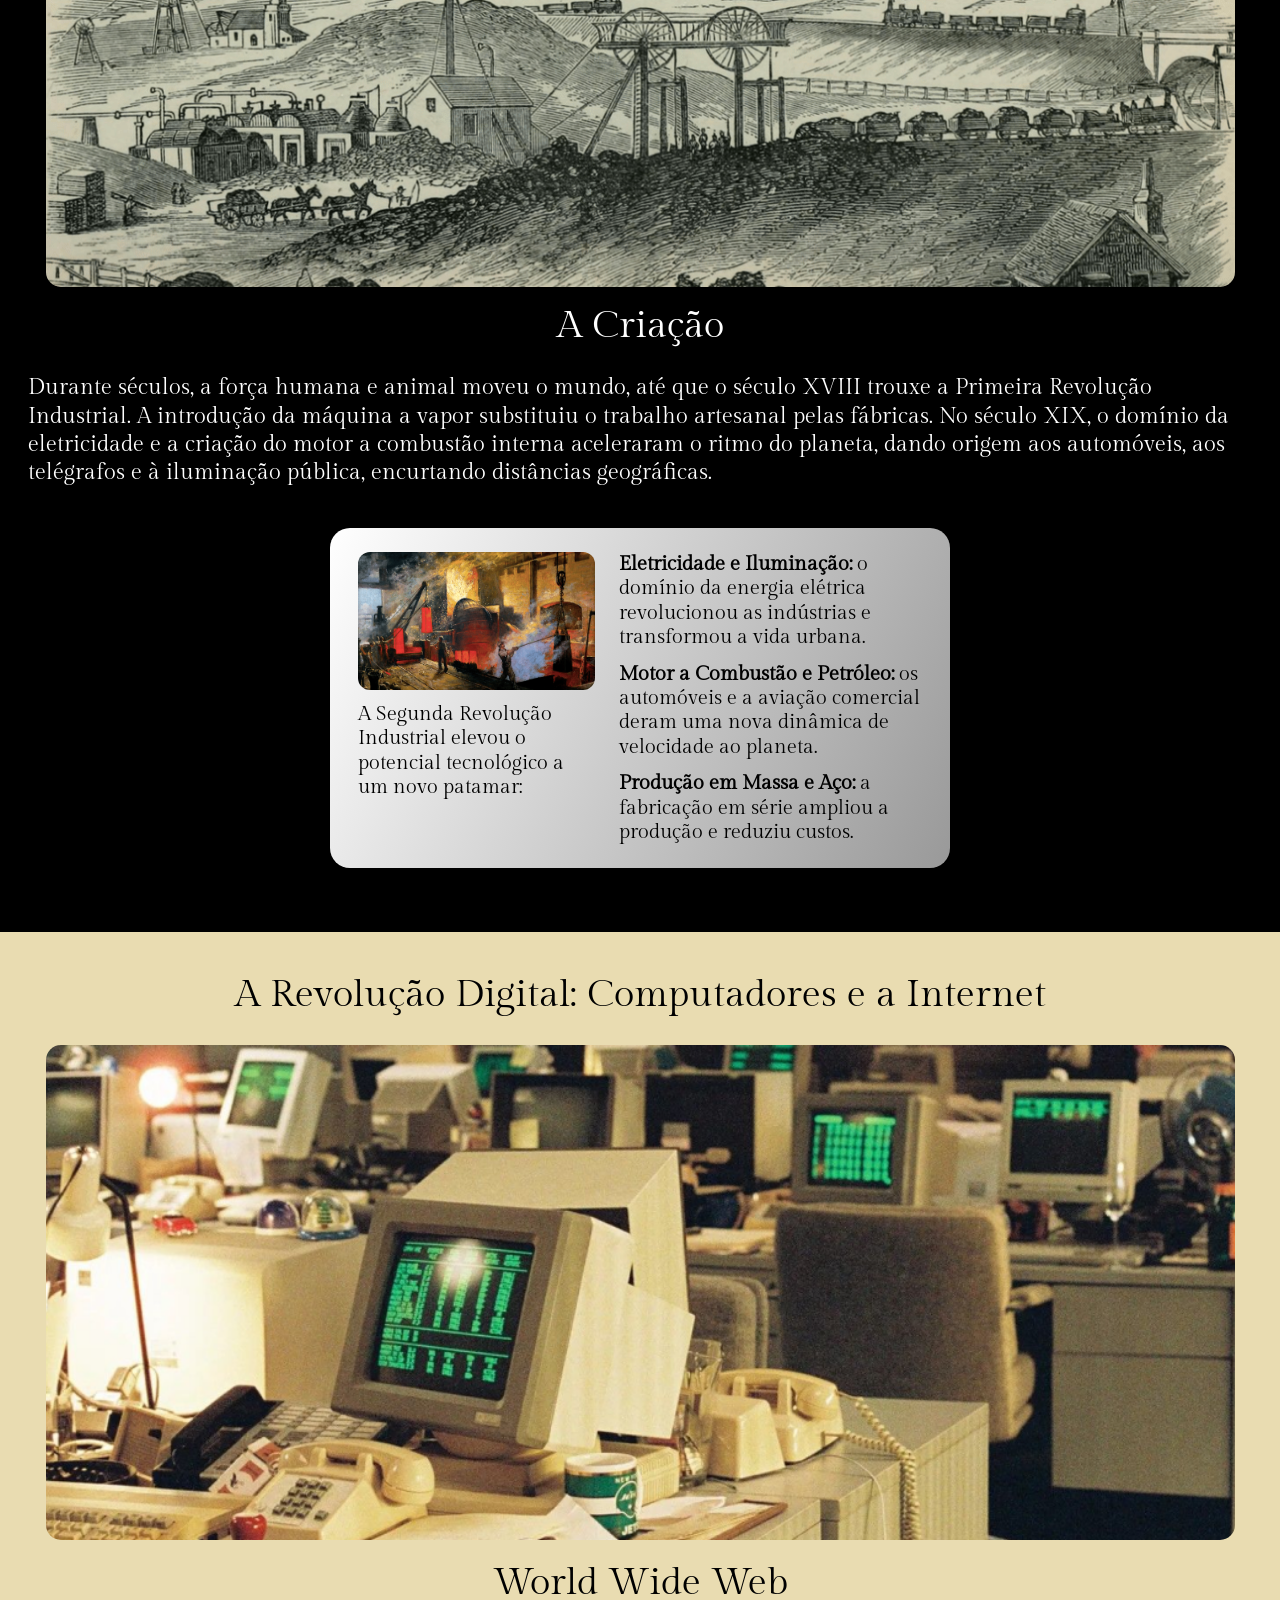
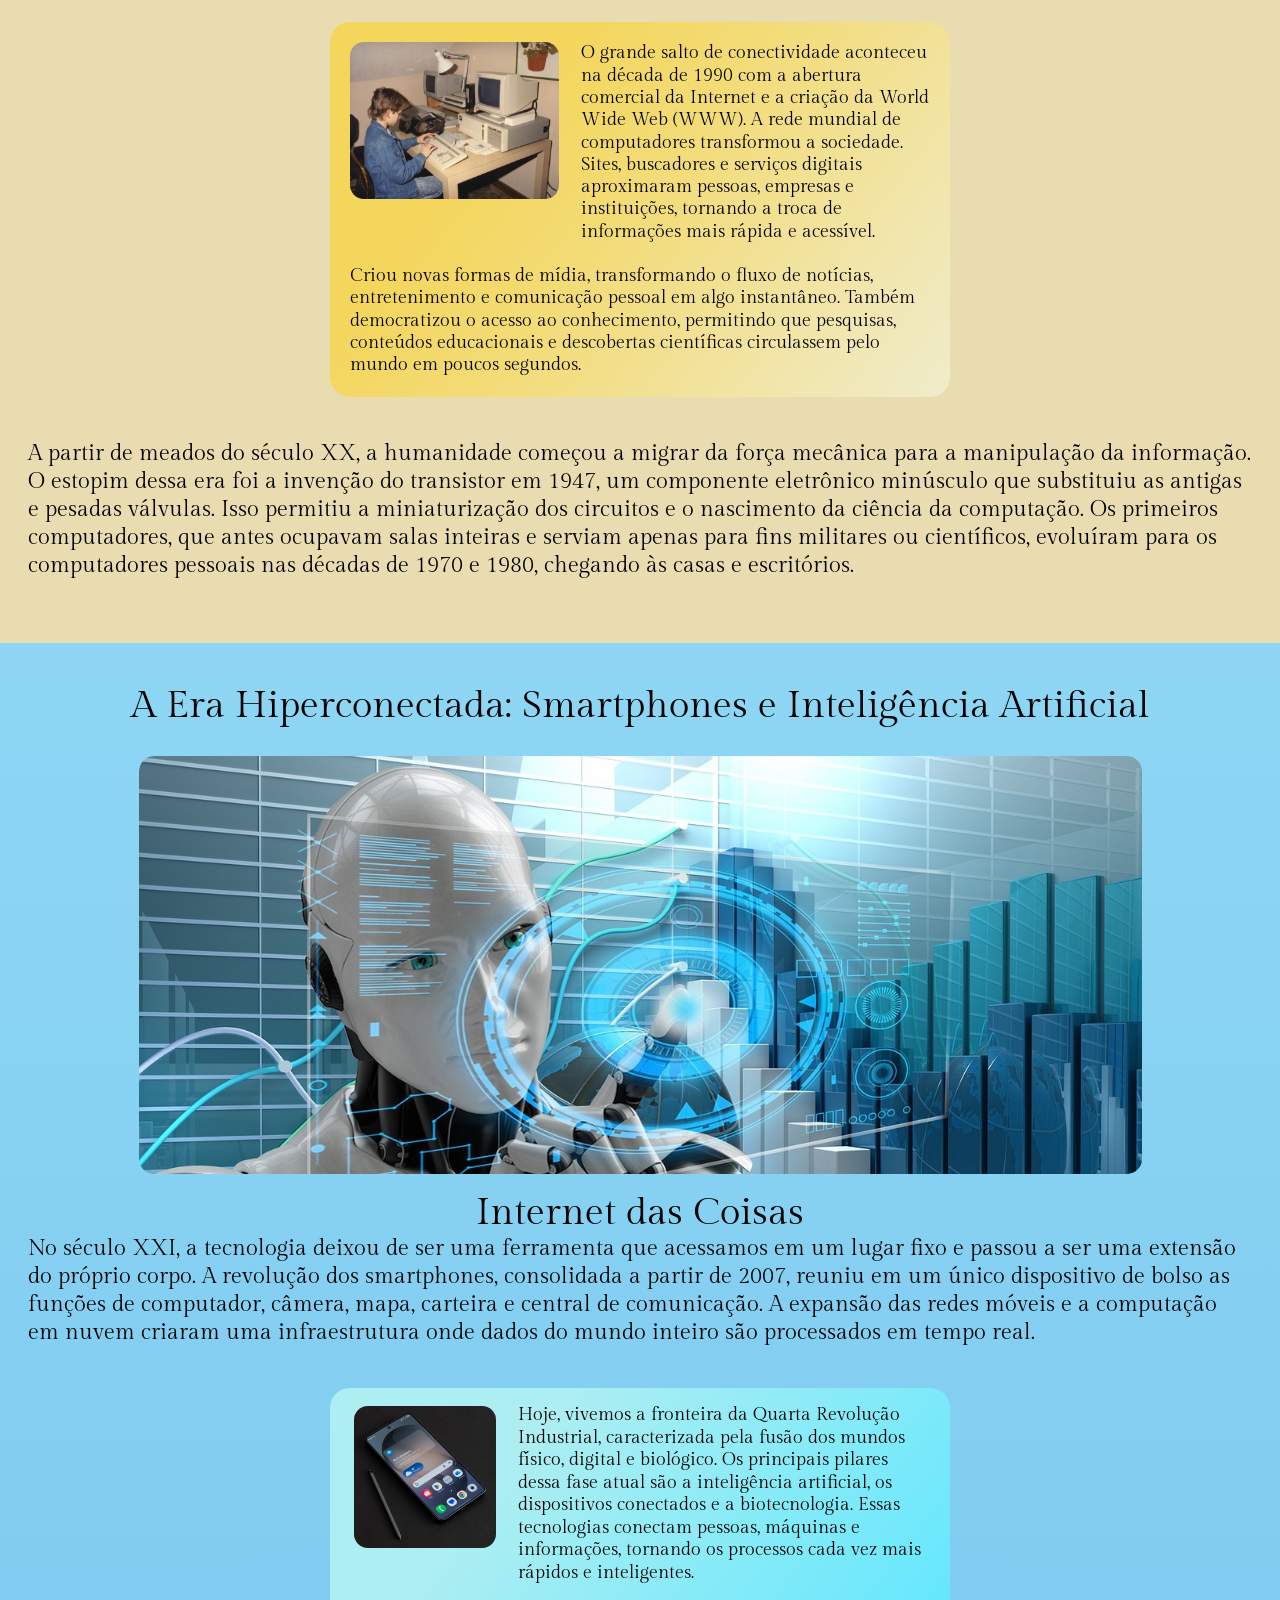
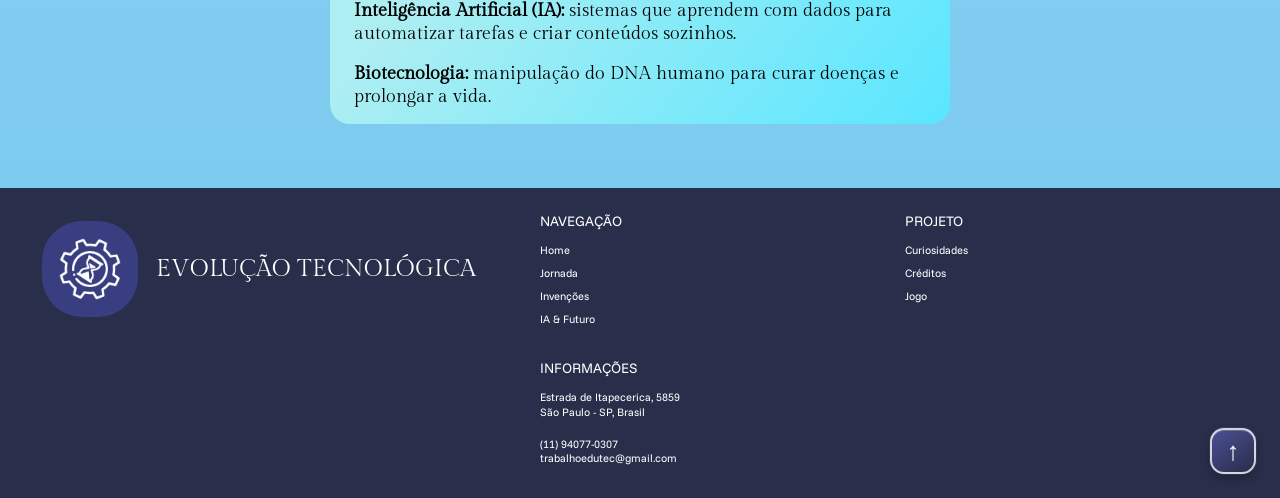
<file: jornada.html>
<!DOCTYPE html>
<html lang="pt-BR">
<head>
  <meta charset="UTF-8">
  <meta name="viewport" content="width=device-width, initial-scale=1.0">

  <meta
    name="description"
    content="Cronologia da evolução tecnológica, do domínio do fogo à Internet das Coisas."
  >

  <title>Jornada | Evolução Tecnológica</title>

  <link rel="preconnect" href="https://fonts.googleapis.com">
  <link rel="preconnect" href="https://fonts.gstatic.com" crossorigin>

  <link
    href="https://fonts.googleapis.com/css2?family=Funnel+Sans:wght@400;500&family=Gilda+Display&display=swap"
    rel="stylesheet"
  >

  <link rel="stylesheet" href="jornada.css">
  <link rel="stylesheet" href="header.css?v=5">
</head>

<body>
  <header class="site-header" id="inicio">
    <a
      class="brand"
      href="index.html"
      aria-label="Evolução Tecnológica — página inicial"
    >
      <img class="brand__logo" src="fotos/logo.png" alt="">

      <span class="brand__name">
        EVOLUÇÃO<br>
        TECNOLÓGICA
      </span>
    </a>

    <button
      class="menu-button"
      type="button"
      aria-expanded="false"
      aria-controls="main-navigation"
      aria-label="Abrir menu"
    >
      <span></span>
      <span></span>
      <span></span>
    </button>

    <nav
      class="main-navigation"
      id="main-navigation"
      aria-label="Navegação principal"
    >
      <a href="index.html">Home</a>
      <a class="is-current" href="jornada.html" aria-current="page">
        Jornada
      </a>

      <a href="eras.html">Eras</a>
      <a href="ia.html">IA</a>
      <a href="invencoes.html">Invenções</a>
      <a href="curiosidades.html">Curiosidades</a>
      <a href="jogo.html">Jogo</a>
      <a href="creditos.html">Créditos</a>
    </nav>
  </header>

  <main>
    <section
      class="era era--awakening"
      aria-labelledby="titulo-cronologia"
    >
      <div class="section-inner">
        <h1 id="titulo-cronologia">Cronologia</h1>

        <figure class="media-slot media-slot--hero has-image">
          <img
            src="fotos/Fogo.webp"
            alt="Mãos produzindo uma ferramenta de pedra, representando o início da tecnologia"
          >
        </figure>

        <h2>O Despertar</h2>

        <div class="awakening-grid">
          <article class="info-card info-card--fire">
            <figure class="media-slot media-slot--small has-image">
              <img
                src="fotos/homensfogo.webp"
                alt="Grupo reunido ao redor de uma fogueira"
              >
            </figure>

            <div>
              <h3>O Poder do Fogo</h3>

              <p>
                Muito além do aquecimento, o fogo permitiu o cozimento de
                alimentos — o que ajudou no desenvolvimento do cérebro
                humano — e ampliou a socialização, reunindo os primeiros
                grupos ao redor das chamas.
              </p>
            </div>

            <p class="card-note">
              Entre 1 milhão e 400 mil anos atrás — momento decisivo para
              a sobrevivência e evolução humana.
            </p>
          </article>

          <p class="lead-text">
            Tudo começou na Pré-História com o domínio do fogo, a primeira
            grande tecnologia da humanidade, que garantiu sobrevivência,
            luz e alimentação cozida. A partir desse marco, o ser humano
            passou a moldar o mundo ao seu redor: desenvolveu ferramentas
            de pedra lascada, inventou a agricultura e, mais tarde, criou
            a roda e a escrita na Antiguidade. Essas inovações transformaram
            grupos nômades em sociedades urbanas e conectadas pelo comércio.
          </p>
        </div>
      </div>
    </section>

    <section
      class="era era--industrial"
      aria-labelledby="titulo-industrial"
    >
      <div class="section-inner">
        <p class="era-kicker" id="titulo-industrial">
          A Era Industrial: A Força das Máquinas e da Eletricidade
        </p>

        <figure class="media-slot media-slot--wide has-image">
          <img
            src="fotos/rev.webp"
            alt="Paisagem industrial com fábricas, minas e máquinas a vapor"
          >
        </figure>

        <h2>A Criação</h2>

        <div class="industrial-grid">
          <p>
            Durante séculos, a força humana e animal moveu o mundo, até que
            o século XVIII trouxe a Primeira Revolução Industrial. A introdução
            da máquina a vapor substituiu o trabalho artesanal pelas fábricas.
            No século XIX, o domínio da eletricidade e a criação do motor a
            combustão interna aceleraram o ritmo do planeta, dando origem aos
            automóveis, aos telégrafos e à iluminação pública, encurtando
            distâncias geográficas.
          </p>

          <article class="info-card info-card--industrial">
            <div class="industrial-feature">
              <figure class="media-slot media-slot--industrial has-image">
                <img
                  src="fotos/rev21.png"
                  alt="Trabalhadores em uma indústria metalúrgica durante a Revolução Industrial"
                >
              </figure>

              <p class="industrial-intro">
                A Segunda Revolução Industrial elevou o potencial tecnológico
                a um novo patamar:
              </p>
            </div>

            <div>
              <p>
                <strong>Eletricidade e Iluminação:</strong>
                o domínio da energia elétrica revolucionou as indústrias
                e transformou a vida urbana.
              </p>

              <p>
                <strong>Motor a Combustão e Petróleo:</strong>
                os automóveis e a aviação comercial deram uma nova dinâmica
                de velocidade ao planeta.
              </p>

              <p>
                <strong>Produção em Massa e Aço:</strong>
                a fabricação em série ampliou a produção e reduziu custos.
              </p>
            </div>
          </article>
        </div>
      </div>
    </section>

    <section
      class="era era--digital"
      aria-labelledby="titulo-digital"
    >
      <div class="section-inner">
        <p class="era-kicker" id="titulo-digital">
          A Revolução Digital: Computadores e a Internet
        </p>

        <figure class="media-slot media-slot--wide has-image">
          <img
            src="fotos/pcvelho.png"
            alt="Computadores antigos representando o início da era digital"
          >
        </figure>

        <h2 class="align-left">World Wide Web</h2>

        <div class="digital-grid">
          <article class="info-card info-card--web">
            <figure class="media-slot media-slot--web has-image">
              <img
                src="fotos/pessoapc.png"
                alt="Pessoa utilizando um computador antigo"
              >
            </figure>

            <p class="web-intro">
              O grande salto de conectividade aconteceu na década de 1990
              com a abertura comercial da Internet e a criação da World Wide
              Web (WWW). A rede mundial de computadores transformou a sociedade.
              Sites, buscadores e serviços digitais aproximaram pessoas,
              empresas e instituições, tornando a troca de informações mais
              rápida e acessível.
            </p>

            <p class="web-followup">
              Criou novas formas de mídia, transformando o fluxo de notícias,
              entretenimento e comunicação pessoal em algo instantâneo.
              Também democratizou o acesso ao conhecimento, permitindo que
              pesquisas, conteúdos educacionais e descobertas científicas
              circulassem pelo mundo em poucos segundos.
            </p>
          </article>

          <p>
            A partir de meados do século XX, a humanidade começou a migrar
            da força mecânica para a manipulação da informação. O estopim
            dessa era foi a invenção do transistor em 1947, um componente
            eletrônico minúsculo que substituiu as antigas e pesadas válvulas.
            Isso permitiu a miniaturização dos circuitos e o nascimento da
            ciência da computação. Os primeiros computadores, que antes
            ocupavam salas inteiras e serviam apenas para fins militares
            ou científicos, evoluíram para os computadores pessoais nas
            décadas de 1970 e 1980, chegando às casas e escritórios.
          </p>
        </div>
      </div>
    </section>

    <section
      class="era era--connected"
      aria-labelledby="titulo-conectada"
    >
      <div class="section-inner">
        <p class="era-kicker" id="titulo-conectada">
          A Era Hiperconectada: Smartphones e Inteligência Artificial
        </p>

        <figure class="media-slot media-slot--connected has-image">
          <img
            src="./fotos/inteligencia-artificial.jpg"
            alt="Robô humanoide representando inteligência artificial e conectividade"
          >
        </figure>

        <h2 class="connected-title">Internet das Coisas</h2>

        <div class="connected-grid">
          <p>
            No século XXI, a tecnologia deixou de ser uma ferramenta que
            acessamos em um lugar fixo e passou a ser uma extensão do próprio
            corpo. A revolução dos smartphones, consolidada a partir de 2007,
            reuniu em um único dispositivo de bolso as funções de computador,
            câmera, mapa, carteira e central de comunicação. A expansão das
            redes móveis e a computação em nuvem criaram uma infraestrutura
            onde dados do mundo inteiro são processados em tempo real.
          </p>

          <article class="info-card info-card--iot">
            <figure class="media-slot media-slot--iot has-image">
              <img
                src="fotos/celular.png"
                alt="Smartphone representando dispositivos conectados à Internet das Coisas"
              >
            </figure>

            <div class="iot-intro">
              <p>
                Hoje, vivemos a fronteira da Quarta Revolução Industrial,
                caracterizada pela fusão dos mundos físico, digital e biológico.
                Os principais pilares dessa fase atual são a inteligência
                artificial, os dispositivos conectados e a biotecnologia.
                Essas tecnologias conectam pessoas, máquinas e informações,
                tornando os processos cada vez mais rápidos e inteligentes.
              </p>
            </div>

            <div class="iot-pillars">
              <p>
                <strong>Inteligência Artificial (IA):</strong>
                sistemas que aprendem com dados para automatizar tarefas
                e criar conteúdos sozinhos.
              </p>

              <p>
                <strong>Biotecnologia:</strong>
                manipulação do DNA humano para curar doenças e prolongar a vida.
              </p>
            </div>
          </article>
        </div>
      </div>
    </section>
  </main>

  <footer class="site-footer">
    <a
      class="footer-brand"
      href="index.html"
      aria-label="Voltar à página inicial"
    >
      <img src="fotos/logo.png" alt="">
      <span>EVOLUÇÃO TECNOLÓGICA</span>
    </a>

    <div class="footer-column">
      <h2>NAVEGAÇÃO</h2>

      <a href="index.html">Home</a>
      <a href="jornada.html">Jornada</a>
      <a href="invencoes.html">Invenções</a>
      <a href="ia.html">IA &amp; Futuro</a>
    </div>

    <div class="footer-column">
      <h2>PROJETO</h2>

      <a href="curiosidades.html">Curiosidades</a>
      <a href="creditos.html">Créditos</a>
      <a href="jogo.html">Jogo</a>
    </div>

    <div class="footer-column footer-column--info">
      <h2>INFORMAÇÕES</h2>

      <p>
        Estrada de Itapecerica, 5859<br>
        São Paulo - SP, Brasil
      </p>

      <p>
      (11) 94077-0307<br>
      trabalhoedutec@gmail.com
      </p>
    </div>

    <a class="back-to-top" href="#inicio" aria-label="Voltar ao topo">
      <span aria-hidden="true">↑</span>
    </a>
  </footer>

  <script src="script.js"></script>
</body>
</html>
</file>
<file: style.css>
:root {
  --navy: #292e4b;
  --hero-blue: #005888;
  --orbit-blue: #2e46bc;
  --card-blue: #3e4068;
  --orange: #e2890e;
  --white: #ffffff;
  --black: #000000;
  --frame-width: 152.1rem;
}

* {
  box-sizing: border-box;
  margin: 0;
  padding: 0;
}

html {
  font-size: 62.5%;
  scroll-behavior: smooth;
}

body {
  min-width: 32rem;
  overflow-x: hidden;
  color: var(--black);
  background: var(--white);
  font-family: "Inter", Arial, sans-serif;
}

a {
  color: inherit;
  text-decoration: none;
}

img {
  display: block;
  max-width: 100%;
}

button {
  font: inherit;
}

.hero-shell {
  position: relative;
  height: 87rem;
  color: var(--white);
  background: var(--hero-blue);
}

.site-header {
  position: relative;
  z-index: 8;
  display: grid;
  grid-template-columns: 43rem 1fr;
  align-items: end;
  width: 100%;
  height: 13.3rem;
  padding: 2.1rem max(0rem, calc((100% - var(--frame-width)) / 2)) 1.6rem;
  background: var(--navy);
}

.brand {
  display: flex;
  align-items: center;
  gap: 2.3rem;
  width: max-content;
  margin-left: 3rem;
}

.brand__logo {
  width: 9.6rem;
  height: 9.6rem;
  border-radius: 4rem;
  object-fit: cover;
}

.brand__name {
  color: var(--white);
  font-family: "Gilda Display", Georgia, serif;
  font-size: 3rem;
  font-weight: 400;
  line-height: 1.14;
}

.main-navigation {
  display: flex;
  align-items: center;
  justify-content: space-between;
  gap: 2.4rem;
  padding: 0 0 0 5.4rem;
  white-space: nowrap;
  font-family: "Gilda Display", Georgia, serif;
  font-size: 2.5rem;
  line-height: 1;
}

.main-navigation a {
  transition: color 160ms ease;
}

.main-navigation a:hover,
.main-navigation a:focus-visible {
  color: #ffd06f;
}

.menu-button {
  display: none;
}

.hero {
  position: relative;
  height: 73.7rem;
  max-width: var(--frame-width);
  margin: 0 auto;
}

.hero__copy {
  position: absolute;
  top: 9.7rem;
  left: 25.3rem;
  width: 56rem;
}

.hero__copy h1 {
  width: 50.1rem;
  color: var(--white);
  font-size: 9.6rem;
  font-weight: 700;
  line-height: 1.17;
  letter-spacing: -0.42rem;
}

.hero__copy h1 span {
  color: var(--orange);
}

.hero__copy p {
  width: 56rem;
  margin-top: 2.5rem;
  font-size: 1.8rem;
  font-weight: 400;
  line-height: 1.22;
}

.hero__image {
  position: absolute;
  top: 1.8rem;
  left: 84.8rem;
  width: 53.6rem;
  height: 53.6rem;
  object-fit: cover;
}

.history {
  position: relative;
  height: 201.1rem;
  background: var(--white);
}

.feature-photo {
  position: absolute;
  z-index: 6;
  top: -11rem;
  left: 50%;
  width: 68rem;
  height: 38rem;
  overflow: hidden;
  transform: translateX(-50%);
  border-radius: 2rem;
  background: #0b1a2e;
  box-shadow: 0 1.2rem 3.5rem rgba(0, 0, 0, 0.4);
}

.feature-photo img {
  width: 100%;
  height: 100%;
  object-fit: cover;
}

.history__inner {
  width: calc(100% - 22rem);
  max-width: 130.1rem;
  height: 100%;
  margin: 0 auto;
  padding-top: 37.7rem;
}

.history-row {
  display: grid;
}

.history-row--first {
  grid-template-columns: 64.6rem 39.6rem;
  gap: 13rem;
}

.history-row--second {
  grid-template-columns: 55.3rem 64.6rem;
  gap: 9.6rem;
  margin-top: -0.4rem;
  margin-left: 0.6rem;
}

.history-row--final {
  grid-template-columns: 41rem 1fr 41rem;
  align-items: start;
  gap: 0;
  margin: 9.1rem 0.4rem 0 0.3rem;
}

.globe-graphic {
  align-self: start;
  justify-self: center;
  width: 36rem;
  height: 35.3rem;
}

.globe-graphic img {
  width: 100%;
  height: 100%;
  object-fit: contain;
  filter: drop-shadow(0 1rem 1.8rem rgba(0, 32, 82, 0.16));
}

.history-text {
  font-size: 1.8rem;
  font-weight: 400;
  line-height: 1.22;
}

.history-text--offset {
  margin-top: 2rem;
}

.history-text--offset-second {
  margin-top: 3.9rem;
}

.history-text--wide {
  width: 100%;
  margin-top: 5rem;
}

.media {
  object-fit: cover;
}

.media--digital {
  width: 39.6rem;
  height: 26.4rem;
}

.media--communication {
  width: 55.3rem;
  height: 25.9rem;
}

.evolution-banner {
  width: 96.2rem;
  height: 34.9rem;
  margin: 9.3rem 0 0 17.4rem;
  border-radius: 2rem;
  object-fit: cover;
}

.technology-map {
  position: relative;
  height: 99.9rem;
  overflow: hidden;
  border: 0.1rem solid var(--black);
  background: var(--orbit-blue);
}

.orbit-stage {
  position: relative;
  width: 100rem;
  height: 99.9rem;
  margin: 0 auto;
  font-family: "Gilda Display", Georgia, serif;
}

.orbit-ring {
  position: absolute;
  z-index: 0;
  border: 0.2rem solid #1a2b9a;
  border-radius: 50%;
}

.orbit-ring--horizontal {
  top: 30rem;
  left: 14.9rem;
  width: 75.3rem;
  height: 41.6rem;
  border-color: #0de6d1;
}

.orbit-ring--left,
.orbit-ring--right {
  top: 30.2rem;
  left: 9.9rem;
  width: 80rem;
  height: 40.2rem;
}

.orbit-ring--left {
  transform: rotate(44deg);
}

.orbit-ring--right {
  transform: rotate(-44deg);
}

.topic-card {
  position: absolute;
  z-index: 2;
  display: flex;
  align-items: center;
  gap: 1rem;
  width: 15rem;
  height: 8.7rem;
  padding: 0 0.7rem;
  color: var(--white);
  border: 0.1rem solid #746868;
  border-radius: 1.5rem;
  background: var(--card-blue);
  box-shadow: 0.4rem 0.4rem 0.4rem rgba(0, 0, 0, 0.25);
  font-size: 1.8rem;
  transition: transform 160ms ease, background-color 160ms ease;
}

.topic-card:hover,
.topic-card:focus-visible {
  transform: translateY(-0.3rem);
  background: #4a4d7c;
}

.topic-card__icon {
  display: grid;
  flex: 0 0 4.3rem;
  width: 4.3rem;
  height: 4.3rem;
  place-items: center;
  overflow: hidden;
  color: #292e4b;
  border-radius: 1rem;
  background: #eeeeee;
}

.topic-card__icon img {
  width: 100%;
  height: 100%;
  object-fit: contain;
}

.topic-card__icon svg {
  width: 3.5rem;
  height: 3.5rem;
  overflow: visible;
  fill: none;
  stroke: currentColor;
  stroke-width: 3.5;
  stroke-linecap: round;
  stroke-linejoin: round;
}

.topic-card__icon--inventions {
  color: #e2890e;
  background: #fff4d7;
}

.topic-card__icon--ai {
  color: #1258a6;
  background: #e5f3ff;
}

.topic-card__icon--home {
  color: #292e4b;
  background: #eef0ff;
}

.topic-card--eras {
  top: 12.6rem;
  left: 16.8rem;
}

.topic-card--inventions {
  top: 17.3rem;
  left: 69.2rem;
}

.topic-card--journey {
  top: 43.7rem;
  left: 7.4rem;
}

.topic-card--ai {
  top: 42.1rem;
  left: 81.8rem;
}

.topic-card--technology {
  top: 71.1rem;
  left: 18.7rem;
  font-size: 1.6rem;
}

.topic-card--home {
  top: 69rem;
  left: 74.3rem;
}

.orbit-core {
  position: absolute;
  z-index: 3;
  top: 39.7rem;
  left: 44.7rem;
  display: flex;
  flex-direction: column;
  align-items: center;
  justify-content: center;
  gap: 1.3rem;
  width: 15rem;
  height: 15rem;
  color: var(--white);
  border: 0.2rem solid var(--orange);
  border-radius: 50%;
  background: #050505;
  font-size: 2rem;
}

.orbit-core img {
  width: 4.5rem;
  height: 4.5rem;
  object-fit: contain;
}

/* RODAPÉ IGUAL AO DA JORNADA */

.site-footer {
  display: grid;
  grid-template-columns: 1.45fr 0.8fr 0.8fr 1fr;
  gap: 5.4rem;
  min-height: 20.8rem;
  padding: 2.3rem max(4.2rem, calc((100% - 121.5rem) / 2));
  color: var(--white);
  background: var(--navy);
  font-family: "Funnel Sans", Arial, sans-serif;
}

.footer-brand {
  display: flex;
  align-items: center;
  gap: 1.8rem;
  align-self: center;
  font-family: "Gilda Display", Georgia, serif;
  font-size: 2.4rem;
}

.footer-brand img {
  width: 9.6rem;
  height: 9.6rem;
  border-radius: 4rem;
  object-fit: cover;
}

.footer-column {
  display: flex;
  flex-direction: column;
  align-items: flex-start;
  gap: 0.9rem;
  padding-top: 0.1rem;
  font-size: 1.1rem;
}

.footer-column h2 {
  margin-bottom: 0.4rem;
  font-family: "Funnel Sans", Arial, sans-serif;
  font-size: 1.4rem;
  font-weight: 400;
}

.footer-column a:hover,
.footer-column a:focus-visible {
  color: #ffd978;
}

.footer-column--info p {
  margin-bottom: 0.9rem;
  line-height: 1.3;
}

@media (max-width: 140rem) {
  .site-header {
    grid-template-columns: 36rem 1fr;
  }

  .brand__name {
    font-size: 2.4rem;
  }

  .main-navigation {
    gap: 1.6rem;
    font-size: 2rem;
  }

  .hero__copy {
    left: 16.6%;
  }

  .hero__image {
    left: 55.75%;
  }

  .history__inner {
    width: calc(100% - 8rem);
  }

  .history-row--first {
    grid-template-columns: minmax(0, 64.6rem) 39.6rem;
    justify-content: space-between;
    gap: 5rem;
  }

  .history-row--second {
    grid-template-columns: 42% 1fr;
    gap: 7%;
  }

  .media--communication {
    width: 100%;
  }
}

@media (max-width: 122rem) {
  .site-footer {
    gap: 3.2rem;
  }
}

@media (max-width: 110rem) {
  .hero-shell {
    height: 72rem;
  }

  .site-header {
    grid-template-columns: 1fr auto;
    align-items: center;
    height: 9.6rem;
    padding: 1.2rem 2.4rem;
  }

  .brand {
    gap: 1.4rem;
    margin-left: 0;
  }

  .brand__logo {
    width: 7.2rem;
    height: 7.2rem;
    border-radius: 2.8rem;
  }

  .brand__name {
    font-size: 2.1rem;
  }

  .menu-button {
    display: grid;
    width: 4.8rem;
    height: 4.8rem;
    padding: 1.1rem;
    cursor: pointer;
    border: 0.1rem solid rgba(255, 255, 255, 0.35);
    border-radius: 0.8rem;
    background: transparent;
    place-content: center;
    gap: 0.5rem;
  }

  .menu-button span {
    display: block;
    width: 2.4rem;
    height: 0.2rem;
    background: var(--white);
  }

  .main-navigation {
    position: absolute;
    top: 9.6rem;
    right: 0;
    left: 0;
    display: none;
    flex-wrap: wrap;
    justify-content: center;
    gap: 1.8rem 3rem;
    padding: 2.4rem;
    background: rgba(41, 46, 75, 0.98);
    font-size: 2rem;
  }

  .main-navigation.is-open {
    display: flex;
  }

  .hero {
    height: 62.4rem;
  }

  .hero__copy {
    top: 8rem;
    left: 8%;
    width: 50%;
  }

  .hero__copy h1 {
    width: auto;
    font-size: clamp(5.8rem, 8.7vw, 8.2rem);
  }

  .hero__copy p {
    width: 100%;
  }

  .hero__image {
    top: 7rem;
    right: 4%;
    left: auto;
    width: 42vw;
    height: 42vw;
    max-width: 46rem;
    max-height: 46rem;
  }

  .history {
    height: auto;
  }

  .feature-photo {
    position: relative;
    top: auto;
    left: auto;
    width: min(calc(100% - 4.8rem), 68rem);
    height: auto;
    aspect-ratio: 1.92 / 1;
    margin: 3rem auto 0;
    transform: none;
  }

  .history__inner {
    width: min(100% - 4.8rem, 82rem);
    padding: 6rem 0 9rem;
  }

  .history-row--first,
  .history-row--second,
  .history-row--final {
    grid-template-columns: 1fr;
    gap: 2.8rem;
    margin: 0;
  }

  .history-row--second,
  .history-text--wide,
  .evolution-banner,
  .history-row--final {
    margin-top: 7rem;
  }

  .history-text--offset,
  .history-text--offset-second {
    margin-top: 0;
  }

  .history-text {
    font-size: 1.7rem;
    line-height: 1.55;
  }

  .media--digital,
  .media--communication,
  .evolution-banner {
    width: 100%;
    height: auto;
  }

  .evolution-banner {
    margin-left: 0;
  }

  .history-row--second .media {
    order: 2;
  }

  .history-row--second .history-text {
    order: 1;
  }

  .globe-graphic {
    width: min(65vw, 33rem);
    height: auto;
    aspect-ratio: 999 / 980;
    margin: 1rem auto;
  }

  .technology-map {
    height: 65rem;
  }

  .orbit-stage {
    position: absolute;
    top: 0;
    left: 50%;
    margin: 0;
    transform: translateX(-50%) scale(0.65);
    transform-origin: top center;
  }
}

@media (max-width: 98rem) {
  .site-footer {
    grid-template-columns: 1.4fr 1fr 1fr;
  }

  .footer-column--info {
    grid-column: 2 / 4;
  }
}

@media (max-width: 68rem) {
  .hero-shell {
    height: 76.6rem;
  }

  .site-header {
    height: 8.2rem;
    padding: 1rem 1.6rem;
  }

  .brand__logo {
    width: 6rem;
    height: 6rem;
    border-radius: 2.2rem;
  }

  .brand__name {
    font-size: 1.6rem;
  }

  .main-navigation {
    top: 8.2rem;
  }

  .hero {
    height: 68.4rem;
  }

  .hero__copy {
    z-index: 2;
    top: 5.4rem;
    left: 2.4rem;
    width: calc(100% - 4.8rem);
  }

  .hero__copy h1 {
    font-size: clamp(5.2rem, 16vw, 7.2rem);
    letter-spacing: -0.3rem;
  }

  .hero__copy p {
    max-width: 48rem;
    font-size: 1.6rem;
  }

  .hero__image {
    top: 39rem;
    right: 50%;
    width: 28rem;
    height: 28rem;
    transform: translateX(50%);
  }

  .history__inner {
    width: calc(100% - 3.6rem);
    padding: 5rem 0 6.4rem;
  }

  .feature-photo {
    width: calc(100% - 3.6rem);
    margin-top: 3rem;
  }

  .evolution-banner {
    border-radius: 1rem;
  }

  .technology-map {
    height: 43rem;
  }

  .orbit-stage {
    transform: translateX(-50%) scale(0.43);
  }
}

@media (max-width: 64rem) {
  .site-footer {
    grid-template-columns: 1fr 1fr;
    gap: 3.4rem 2.4rem;
    padding: 3.4rem 2.4rem;
  }

  .footer-brand {
    grid-column: 1 / -1;
  }

  .footer-column--info {
    grid-column: 1 / -1;
  }
}

/* AJUSTE EXCLUSIVO PARA TELAS GRANDES */

@media (min-width: 160rem) {
  .media--digital {
    margin-top: 2.4rem;
  }
}

@media (prefers-reduced-motion: reduce) {
  html {
    scroll-behavior: auto;
  }

  *,
  *::before,
  *::after {
    transition: none !important;
  }
}
</file>
<file: header.css>
/* HEADER COMPARTILHADO ENTRE AS PÁGINAS */

.site-header {
  position: relative;
  z-index: 20;
  display: grid;
  grid-template-columns: 1fr auto 1fr;
  align-items: center;
  width: 100%;
  height: 13.3rem;
  min-height: 13.3rem;
  padding: 2.1rem max(0rem, calc((100% - 152.1rem) / 2)) 1.6rem;
  color: #ffffff;
  background: #292e4b;
}

.brand {
  display: flex;
  align-items: center;
  align-self: center;
  gap: 2.3rem;
  width: max-content;
  margin-left: 3rem;
  transform: none;
}

.brand__logo {
  width: 9.6rem;
  height: 9.6rem;
  border-radius: 4rem;
  object-fit: cover;
}

.brand__name {
  color: #ffffff;
  font-family: "Gilda Display", Georgia, serif;
  font-size: 3rem;
  font-weight: 400;
  line-height: 1.14;
}

.menu-button {
  display: none;
}

.main-navigation {
  position: static;
  display: flex;
  flex-direction: row;
  flex-wrap: nowrap;
  align-items: center;
  justify-content: flex-start;
  justify-self: center;
  gap: 5.5rem;
  width: max-content;
  padding: 0;
  white-space: nowrap;
  background: transparent;
  font-family: "Gilda Display", Georgia, serif;
  font-size: 2.5rem;
  line-height: 1;
}

.main-navigation a {
  padding: 0;
  border: 0;
  transition: color 160ms ease;
}

.main-navigation a:hover,
.main-navigation a:focus-visible,
.main-navigation a.is-current {
  color: #ffd06f;
}

.main-navigation a.is-current::after {
  display: none;
}

/* RETORNO AO TOPO COMPARTILHADO */

.site-footer {
  position: relative;
}

.back-to-top {
  position: absolute;
  right: max(2.4rem, calc((100% - 152.1rem) / 2));
  bottom: 2.4rem;
  display: grid;
  width: 4.6rem;
  height: 4.6rem;
  color: #ffffff;
  border: 0.2rem solid rgba(255, 255, 255, 0.78);
  border-radius: 1.4rem;
  background: linear-gradient(145deg, #4b4f93, #292e4b);
  box-shadow:
    0 0 0 0.1rem rgba(255, 255, 255, 0.08),
    inset 0 0.1rem 0 rgba(255, 255, 255, 0.2),
    0 0.4rem 1rem rgba(0, 0, 0, 0.28);
  font-family: Arial, sans-serif;
  font-size: 2.6rem;
  line-height: 1;
  place-items: center;
  transition: transform 160ms ease, background-color 160ms ease;
}

.back-to-top:hover,
.back-to-top:focus-visible {
  color: #ffd06f;
  border-color: #ffd06f;
  background: linear-gradient(145deg, #555a9f, #292e4b);
  transform: translateY(-0.3rem);
}

@media (max-width: 140rem) {
  .brand__name {
    font-size: 2.4rem;
  }

  .main-navigation {
    gap: 3.2rem;
    font-size: 2rem;
  }
}

@media (max-width: 110rem) and (min-width: 90.1rem) {
  .site-header {
    align-items: center;
    padding-right: 1.8rem;
    padding-left: 1.8rem;
  }

  .brand {
    align-self: center;
    gap: 1.4rem;
    margin-left: 0;
    transform: none;
  }

  .brand__logo {
    width: 7.2rem;
    height: 7.2rem;
    border-radius: 2.8rem;
  }

  .brand__name {
    font-size: 2.1rem;
  }

  .main-navigation {
    gap: 1.8rem;
    padding-left: 0;
    font-size: 1.7rem;
  }
}

@media (max-width: 90rem) {
  .site-header {
    grid-template-columns: 1fr auto;
    align-items: center;
    height: 9.6rem;
    min-height: 9.6rem;
    padding: 1.2rem 2.4rem;
  }

  .brand {
    align-self: center;
    gap: 1.4rem;
    margin-left: 0;
    transform: none;
  }

  .brand__logo {
    width: 7.2rem;
    height: 7.2rem;
    border-radius: 2.8rem;
  }

  .brand__name {
    font-size: 2.1rem;
  }

  .menu-button {
    display: grid;
    width: 4.8rem;
    height: 4.8rem;
    padding: 1.1rem;
    cursor: pointer;
    border: 0.1rem solid rgba(255, 255, 255, 0.35);
    border-radius: 0.8rem;
    background: transparent;
    place-content: center;
    gap: 0.5rem;
  }

  .menu-button span {
    display: block;
    width: 2.4rem;
    height: 0.2rem;
    border-radius: 0;
    background: #ffffff;
  }

  .main-navigation {
    position: absolute;
    top: 9.6rem;
    right: 0;
    left: 0;
    display: none;
    flex-direction: row;
    flex-wrap: wrap;
    align-items: center;
    justify-content: center;
    gap: 1.8rem 3rem;
    width: auto;
    padding: 2.4rem;
    white-space: normal;
    background: rgba(41, 46, 75, 0.98);
    font-size: 2rem;
  }

  .main-navigation.is-open {
    display: flex;
  }

  .main-navigation a {
    padding: 0;
    border: 0;
  }
}

@media (max-width: 68rem) {
  .site-header {
    height: 8.2rem;
    min-height: 8.2rem;
    padding: 1rem 1.6rem;
  }

  .brand__logo {
    width: 6rem;
    height: 6rem;
    border-radius: 2.2rem;
  }

  .brand__name {
    font-size: 1.6rem;
  }

  .main-navigation {
    top: 8.2rem;
    gap: 1.4rem 2rem;
    padding: 2rem 1.6rem;
    font-size: 1.8rem;
  }

  .site-footer {
    padding-bottom: 7.2rem;
  }

  .back-to-top {
    right: 1.6rem;
    bottom: 1.6rem;
    width: 4.2rem;
    height: 4.2rem;
    font-size: 2.3rem;
  }
}
</file>
<file: creditos.css>
:root {
  --navy: #292e4b;
  --charcoal: #303030;
  --white: #ffffff;
}

html {
  font-size: 62.5%;
  scroll-behavior: smooth;
}

* {
  box-sizing: border-box;
  margin: 0;
  padding: 0;
}

body {
  min-width: 32rem;
  overflow-x: hidden;
  color: var(--white);
  background: var(--charcoal);
  font-family: "Funnel Sans", Arial, sans-serif;
}

a {
  color: inherit;
  text-decoration: none;
}

img {
  display: block;
  max-width: 100%;
}

button {
  font: inherit;
}

.credits-hero {
  width: 100%;
  height: 30.2rem;
  overflow: hidden;
  background: #42a0ad;
}

.credits-hero img {
  width: 100%;
  height: 100%;
  object-fit: cover;
  object-position: center;
}

.team-section {
  min-height: 52rem;
  padding: 3.8rem max(4rem, calc((100% - 135rem) / 2)) 8rem;
  background: var(--charcoal);
}

.team-section h1 {
  margin-bottom: 7rem;
  text-align: center;
  font-family: "Gilda Display", Georgia, serif;
  font-size: 3rem;
  font-weight: 400;
  line-height: 1.2;
}

.team-list {
  display: grid;
  grid-template-columns: repeat(5, minmax(0, 1fr));
  align-items: start;
  gap: 4rem;
}

.member {
  display: flex;
  flex-direction: column;
  align-items: center;
  min-width: 0;
  text-align: center;
}

.member img {
  width: 12rem;
  height: 12rem;
  margin-bottom: 2.2rem;
  border-radius: 50%;
  object-fit: cover;
  box-shadow: 0 0.3rem 0.7rem rgba(0, 0, 0, 0.45);
}

.member h2 {
  font-family: "Gilda Display", Georgia, serif;
  font-size: 1.8rem;
  font-weight: 400;
  line-height: 1.3;
}

.site-footer {
  display: grid;
  grid-template-columns: 1.45fr 0.8fr 0.8fr 1fr;
  gap: 5.4rem;
  min-height: 20.8rem;
  padding: 2.3rem max(4.2rem, calc((100% - 121.5rem) / 2));
  color: var(--white);
  background: var(--navy);
  font-family: "Funnel Sans", Arial, sans-serif;
}

.footer-brand {
  display: flex;
  align-items: center;
  align-self: center;
  gap: 1.8rem;
  font-family: "Gilda Display", Georgia, serif;
  font-size: 2.4rem;
}

.footer-brand img {
  width: 9.6rem;
  height: 9.6rem;
  border-radius: 4rem;
  object-fit: cover;
}

.footer-column {
  display: flex;
  flex-direction: column;
  align-items: flex-start;
  gap: 0.9rem;
  padding-top: 0.1rem;
  font-size: 1.1rem;
}

.footer-column h2 {
  margin-bottom: 0.4rem;
  font-family: "Funnel Sans", Arial, sans-serif;
  font-size: 1.4rem;
  font-weight: 400;
}

.footer-column a:hover,
.footer-column a:focus-visible {
  color: #ffd978;
}

.footer-column--info p {
  margin-bottom: 0.9rem;
  line-height: 1.3;
}

@media (max-width: 122rem) {
  .team-list {
    gap: 2.4rem;
  }

  .site-footer {
    gap: 3.2rem;
  }
}

@media (max-width: 98rem) {
  .credits-hero {
    height: 25rem;
  }

  .team-section {
    padding-top: 4.5rem;
  }

  .team-section h1 {
    margin-bottom: 5rem;
  }

  .team-list {
    grid-template-columns: repeat(3, minmax(0, 1fr));
    gap: 5rem 3rem;
  }

  .site-footer {
    grid-template-columns: 1.4fr 1fr 1fr;
  }

  .footer-column--info {
    grid-column: 2 / 4;
  }
}

@media (max-width: 64rem) {
  .credits-hero {
    height: 18rem;
  }

  .team-section {
    min-height: 0;
    padding: 4rem 2rem 6rem;
  }

  .team-section h1 {
    margin-bottom: 4rem;
    font-size: 2.6rem;
  }

  .team-list {
    grid-template-columns: repeat(2, minmax(0, 1fr));
    gap: 4.5rem 2rem;
  }

  .member img {
    width: 10.5rem;
    height: 10.5rem;
    margin-bottom: 1.7rem;
  }

  .member h2 {
    font-size: 1.6rem;
  }

  .site-footer {
    grid-template-columns: 1fr 1fr;
    gap: 3.4rem 2.4rem;
    padding: 3.4rem 2.4rem;
  }

  .footer-brand,
  .footer-column--info {
    grid-column: 1 / -1;
  }
}

@media (max-width: 40rem) {
  .credits-hero {
    height: 14rem;
  }

  .team-list {
    grid-template-columns: 1fr;
  }
}

@media (prefers-reduced-motion: reduce) {
  html {
    scroll-behavior: auto;
  }

  *,
  *::before,
  *::after {
    transition: none !important;
  }
}
</file>
<file: curiosidades.css>
:root {
  --navy: #292e4b;
  --page-blue: #384277;
  --white: #ffffff;
  --black: #000000;
}

html {
  font-size: 62.5%;
  scroll-behavior: smooth;
}

* {
  box-sizing: border-box;
  margin: 0;
  padding: 0;
}

body {
  min-width: 32rem;
  overflow-x: hidden;
  color: var(--black);
  background: var(--page-blue);
  font-family: "Inter", Arial, sans-serif;
}

a {
  color: inherit;
  text-decoration: none;
}

img {
  display: block;
  max-width: 100%;
}

button {
  font: inherit;
}

.container {
  width: min(100%, 128rem);
  min-height: calc(100vh - 13.3rem);
  margin: 0 auto;
  padding: 7rem 3rem 9rem;
  color: var(--white);
}

#title {
  margin-bottom: 5rem;
  text-align: center;
  font-family: "Gilda Display", Georgia, serif;
  font-size: clamp(4.2rem, 4vw, 6rem);
  font-weight: 400;
  line-height: 1;
}

.grid-cards {
  display: grid;
  grid-template-columns: repeat(2, minmax(0, 1fr));
  gap: 3rem;
}

.card {
  display: flex;
  align-items: center;
  gap: 2.4rem;
  min-height: 29rem;
  padding: 3rem;
  color: #333333;
  border-radius: 1.5rem;
  background: var(--white);
  box-shadow: 0 0.4rem 1rem rgba(0, 0, 0, 0.2);
}

.card p {
  flex: 1;
  font-family: "Gilda Display", Georgia, serif;
  font-size: 1.6rem;
  line-height: 1.55;
  text-align: justify;
}

.card img {
  flex: 0 0 15rem;
  width: 15rem;
  max-height: 18rem;
  object-fit: contain;
}

.site-footer {
  display: grid;
  grid-template-columns: 1.45fr 0.8fr 0.8fr 1fr;
  gap: 5.4rem;
  min-height: 20.8rem;
  padding: 2.3rem max(4.2rem, calc((100% - 121.5rem) / 2));
  color: var(--white);
  background: var(--navy);
  font-family: "Funnel Sans", Arial, sans-serif;
}

.footer-brand {
  display: flex;
  align-items: center;
  align-self: center;
  gap: 1.8rem;
  font-family: "Gilda Display", Georgia, serif;
  font-size: 2.4rem;
}

.footer-brand img {
  width: 9.6rem;
  height: 9.6rem;
  border-radius: 4rem;
  object-fit: cover;
}

.footer-column {
  display: flex;
  flex-direction: column;
  align-items: flex-start;
  gap: 0.9rem;
  padding-top: 0.1rem;
  font-size: 1.1rem;
}

.footer-column h2 {
  margin-bottom: 0.4rem;
  font-family: "Funnel Sans", Arial, sans-serif;
  font-size: 1.4rem;
  font-weight: 400;
}

.footer-column a:hover,
.footer-column a:focus-visible {
  color: #ffd978;
}

.footer-column--info p {
  margin-bottom: 0.9rem;
  line-height: 1.3;
}

@media (max-width: 1220px) {
  .site-footer {
    gap: 3.2rem;
  }
}

@media (max-width: 980px) {
  .container {
    min-height: calc(100vh - 9.6rem);
    padding-top: 5rem;
  }

  .grid-cards {
    grid-template-columns: 1fr;
  }

  .site-footer {
    grid-template-columns: 1.4fr 1fr 1fr;
  }

  .footer-column--info {
    grid-column: 2 / 4;
  }
}

@media (max-width: 640px) {
  .container {
    min-height: calc(100vh - 8.2rem);
    padding: 4rem 1.8rem 6rem;
  }

  #title {
    margin-bottom: 3rem;
  }

  .card {
    flex-direction: column;
    min-height: 0;
    padding: 2.4rem;
  }

  .card p {
    font-size: 1.5rem;
  }

  .card img {
    flex-basis: auto;
    width: min(15rem, 55%);
    max-height: 15rem;
  }

  .site-footer {
    grid-template-columns: 1fr 1fr;
    gap: 3.4rem 2.4rem;
    padding: 3.4rem 2.4rem;
  }

  .footer-brand,
  .footer-column--info {
    grid-column: 1 / -1;
  }
}

@media (prefers-reduced-motion: reduce) {
  html {
    scroll-behavior: auto;
  }

  *,
  *::before,
  *::after {
    transition: none !important;
  }
}
</file>
<file: eras.css>
:root {
    --navy: #292e4b;
    --text-color: #111111;
    --white: #ffffff;

    --biotechnology-start: #adeff2;
    --biotechnology-end: #59e6ff;

    --iot-start: #bdf2ad;
    --iot-end: #59e6ff;

    --digital-start: #bcb1ff;
    --digital-end: #fba3d4;

    --content-width: 129.5rem;
}

/* 1rem = 10px */
html {
    font-size: 62.5%;
    scroll-behavior: smooth;
}

* {
    margin: 0;
    padding: 0;
    box-sizing: border-box;
}

body {
    min-width: 32rem;
    background-color: var(--white);
    color: var(--text-color);
    font-family: "Gilda Display", Georgia, serif;
    font-size: 1.8rem;
}

img {
    display: block;
    max-width: 100%;
}

a {
    color: inherit;
    text-decoration: none;
}

/* BANNER */

.hero-atualidade {
    width: min(100%, 151.3rem);
    height: 44.5rem;
    margin: 5.9rem auto 0;
    overflow: hidden;
}

.hero-atualidade img {
    width: 100%;
    height: 100%;
    object-fit: cover;
}

/* INTRODUÇÃO */

.introduction {
    min-height: 45.5rem;
    padding: 4rem 2rem 5rem;
}

.content-wrapper {
    width: min(100%, var(--content-width));
    margin: 0 auto;
}

.introduction h1 {
    margin-bottom: 5.5rem;
    text-align: center;
    font-size: 5rem;
    font-weight: 400;
}

.introduction-text {
    display: flex;
    flex-direction: column;
    gap: 1.2rem;
}

.introduction-text p {
    font-size: 1.8rem;
    line-height: 1.35;
    text-align: center;
}

/* SEÇÕES */

.technology-section {
    width: 100%;
    max-width: none;
    min-height: 89.2rem;
    margin: 0;
    padding: 7rem 4rem;

    display: flex;
    align-items: center;

    border-radius: 0;
    overflow: hidden;
}

.b biotechnology {
    min-height: 89.2rem;
}

.biotecnology {
    background: linear-gradient(
        124deg,
        var(--biotechnology-start) 27%,
        var(--biotechnology-end) 99%
    );
}

.biotecnology,
.biotechnology {
    background: linear-gradient(
        124deg,
        var(--biotechnology-start) 27%,
        var(--biotechnology-end) 99%
    );
}

.internet-things {
    min-height: 96.9rem;
    background: linear-gradient(
        122deg,
        var(--iot-start) 27%,
        var(--iot-end) 99%
    );
}

.digital-challenges {
    min-height: 97.8rem;
    background: linear-gradient(
        122deg,
        var(--digital-start) 27%,
        var(--digital-end) 99%
    );
}

.section-inner {
    width: min(100%, var(--content-width));
    margin: 0 auto;

    display: grid;
    grid-template-columns: minmax(0, 1fr) 42rem;
    align-items: center;
    column-gap: 7rem;
    row-gap: 4rem;
}

.section-inner--reverse {
    grid-template-columns: 47.5rem minmax(0, 1fr);
}

.section-content h2 {
    margin-bottom: 5rem;
    font-size: 4rem;
    font-weight: 400;
    line-height: 1.2;
    text-align: center;
}

.section-content {
    display: flex;
    flex-direction: column;
    gap: 2.8rem;
}

.section-content p,
.section-wide-text {
    font-size: 1.8rem;
    line-height: 1.45;
    text-align: center;
}

.section-wide-text {
    grid-column: 1 / -1;
}

.section-image {
    display: flex;
    align-items: center;
    justify-content: center;
    overflow: hidden;
}

.section-image img {
    width: 100%;
    height: 100%;
    object-fit: cover;
}

.biotecnology-image,
.biotechnology-image {
    width: 40rem;
    height: 40rem;
    margin: 0 auto;
    border-radius: 50%;
    background-color: var(--white);
}

.biotecnology-image img,
.biotechnology-image img {
    object-fit: contain;
    border-radius: 50%;
}

.iot-image {
    width: 47.5rem;
    height: 67.1rem;
    border-radius: 7.5rem;
}

.iot-image img {
    border-radius: 7.5rem;
}

.challenges-image {
    width: 47rem;
    height: 65.2rem;
    border-radius: 4.1rem;
    background-color: var(--white);
}

.challenges-image img {
    object-fit: contain;
    border-radius: 4.1rem;
}

/* RODAPÉ PADRONIZADO */

.site-footer {
    display: grid;
    grid-template-columns: 1.45fr 0.8fr 0.8fr 1fr;
    gap: 5.4rem;
    min-height: 20.8rem;
    padding: 2.3rem max(4.2rem, calc((100% - 121.5rem) / 2));
    color: var(--white);
    background: var(--navy);
    font-family: "Funnel Sans", Arial, sans-serif;
}

.footer-brand {
    display: flex;
    align-items: center;
    align-self: center;
    gap: 1.8rem;
    font-family: "Gilda Display", Georgia, serif;
    font-size: 2.4rem;
}

.footer-brand img {
    width: 9.6rem;
    height: 9.6rem;
    border-radius: 4rem;
    object-fit: cover;
}

.footer-column {
    display: flex;
    flex-direction: column;
    align-items: flex-start;
    gap: 0.9rem;
    padding-top: 0.1rem;
    font-size: 1.1rem;
}

.footer-column h2 {
    margin-bottom: 0.4rem;
    font-family: "Funnel Sans", Arial, sans-serif;
    font-size: 1.4rem;
    font-weight: 400;
}

.footer-column a:hover,
.footer-column a:focus-visible {
    color: #ffd978;
}

.footer-column--info p {
    margin-bottom: 0.9rem;
    line-height: 1.3;
}

/* RESPONSIVIDADE */

@media (max-width: 1220px) {
    .site-footer {
        gap: 3.2rem;
    }
}

@media (max-width: 980px) {
    .site-footer {
        grid-template-columns: 1.4fr 1fr 1fr;
    }

    .footer-column--info {
        grid-column: 2 / 4;
    }
}

@media (max-width: 1250px) {
    .hero-atualidade {
        margin-top: 3rem;
    }
}

@media (max-width: 950px) {
    .technology-section {
        min-height: auto;
        padding: 7rem 3rem;
    }

    .section-inner,
    .section-inner--reverse {
        grid-template-columns: 1fr;
    }

    .section-image {
        grid-row: auto;
        justify-self: center;
    }

    .section-wide-text {
        grid-column: 1;
    }

    .iot-image {
        order: 2;
    }

    .internet-things .section-content {
        order: 1;
    }

    .internet-things .section-wide-text {
        order: 3;
    }
}

@media (max-width: 650px) {
    .hero-atualidade {
        height: 30rem;
    }

    .introduction {
        padding: 4rem 2rem 5rem;
    }

    .introduction h1 {
        margin-bottom: 3rem;
        font-size: 4.2rem;
    }

    .technology-section {
        padding: 6rem 2rem;
        border-radius: 1.5rem;
    }

    .section-content h2 {
        margin-bottom: 2rem;
        font-size: 3.4rem;
    }

    .site-footer {
        grid-template-columns: 1fr 1fr;
        gap: 3.4rem 2.4rem;
        padding: 3.4rem 2.4rem;
    }

    .footer-brand,
    .footer-column--info {
        grid-column: 1 / -1;
    }

    .section-content p,
    .section-wide-text,
    .introduction-text p {
        font-size: 1.7rem;
        line-height: 1.55;
    }

    .biotechnology-image {
        width: min(100%, 36rem);
        height: auto;
        aspect-ratio: 1;
    }

    .iot-image,
    .challenges-image {
        width: min(100%, 43rem);
        height: auto;
        aspect-ratio: 0.7;
    }
}
</file>
<file: ia.css>
:root {
  --navy: #292e4b;
  --white: #ffffff;
  --black: #000000;
  --circuit-blue: #001d2b;
  --content-width: 118rem;
}

* {
  box-sizing: border-box;
  margin: 0;
  padding: 0;
}

html {
  font-size: 62.5%;
  scroll-behavior: smooth;
}

body {
  min-width: 32rem;
  overflow-x: hidden;
  color: var(--black);
  background: var(--white);
  font-family: "Gilda Display", Georgia, serif;
}

a {
  color: inherit;
  text-decoration: none;
}

img {
  display: block;
  max-width: 100%;
}

button {
  font: inherit;
}

/* INTRODUÇÃO */

.ai-introduction {
  background: var(--white);
}

.ai-hero {
  width: 100%;
  height: 53rem;
  overflow: hidden;
  background: #00283e;
}

.ai-hero img {
  width: 100%;
  height: 100%;
  object-fit: cover;
}

.introduction-content {
  width: min(calc(100% - 8rem), var(--content-width));
  margin: 0 auto;
  padding: 2.2rem 0 5rem;
}

.introduction-content h1 {
  margin-bottom: 2rem;
  text-align: center;
  font-size: clamp(3.8rem, 4vw, 5.2rem);
  font-weight: 400;
  line-height: 1.1;
}

.introduction-content p {
  font-size: 1.6rem;
  line-height: 1.25;
}

/* COMO ELA FUNCIONA */

.ai-operation {
  position: relative;
  isolation: isolate;
  min-height: 85rem;
  overflow: hidden;
  color: var(--white);
  background: var(--circuit-blue);
}

.operation-background {
  position: absolute;
  z-index: 0;
  inset: 0;
  width: 100%;
  height: 100%;
  max-width: none;
  object-fit: cover;
  object-position: center;
}

.ai-operation::after {
  position: absolute;
  z-index: 1;
  inset: 0;
  content: "";
  pointer-events: none;
  background: rgba(0, 10, 17, 0.73);
}

.operation-layout {
  position: relative;
  z-index: 2;
  display: grid;
  grid-template-columns: minmax(0, 1fr) 54rem;
  gap: 7rem;
  width: min(calc(100% - 6.4rem), 128rem);
  min-height: 85rem;
  margin: 0 auto;
  padding: 4rem 0 5.6rem;
}

.operation-content {
  display: flex;
  flex-direction: column;
}

.operation-content h2 {
  margin-bottom: 6rem;
  text-align: left;
  font-size: clamp(3.6rem, 3.2vw, 4.4rem);
  font-weight: 400;
  line-height: 1.1;
}

.operation-content p {
  max-width: 62rem;
  margin-left: 6.8rem;
  font-size: 1.6rem;
  line-height: 1.25;
}

.operation-content p + p {
  margin-top: 6.5rem;
}

.operation-content blockquote {
  max-width: 59rem;
  margin: auto 0 5rem 6.8rem;
  font-size: 1.6rem;
  font-style: normal;
  line-height: 1.25;
}

.turing-image {
  align-self: center;
  width: 54rem;
  height: 74rem;
  overflow: hidden;
  border-radius: 2rem;
}

.turing-image img {
  width: 100%;
  height: 100%;
  object-fit: cover;
}

/* RODAPÉ PADRONIZADO */

.site-footer {
  display: grid;
  grid-template-columns: 1.45fr 0.8fr 0.8fr 1fr;
  gap: 5.4rem;
  min-height: 20.8rem;
  padding: 2.3rem max(4.2rem, calc((100% - 121.5rem) / 2));
  color: var(--white);
  background: var(--navy);
  font-family: "Funnel Sans", Arial, sans-serif;
}

.footer-brand {
  display: flex;
  align-items: center;
  gap: 1.8rem;
  align-self: center;
  font-family: "Gilda Display", Georgia, serif;
  font-size: 2.4rem;
}

.footer-brand img {
  width: 9.6rem;
  height: 9.6rem;
  border-radius: 4rem;
  object-fit: cover;
}

.footer-column {
  display: flex;
  flex-direction: column;
  align-items: flex-start;
  gap: 0.9rem;
  padding-top: 0.1rem;
  font-size: 1.1rem;
}

.footer-column h2 {
  margin-bottom: 0.4rem;
  font-family: "Funnel Sans", Arial, sans-serif;
  font-size: 1.4rem;
  font-weight: 400;
}

.footer-column a:hover,
.footer-column a:focus-visible {
  color: #ffd978;
}

.footer-column--info p {
  margin-bottom: 0.9rem;
  line-height: 1.3;
}

/* RESPONSIVIDADE */

@media (max-width: 122rem) {
  .introduction-content {
    width: min(calc(100% - 5.6rem), var(--content-width));
  }

  .operation-layout {
    grid-template-columns: minmax(0, 1fr) 46rem;
    gap: 4.5rem;
    width: min(calc(100% - 5.6rem), 110rem);
  }

  .operation-content p,
  .operation-content blockquote {
    margin-left: 0;
  }

  .turing-image {
    width: 46rem;
    height: 68rem;
  }

  .site-footer {
    gap: 3.2rem;
  }
}

@media (max-width: 98rem) {
  .ai-hero {
    height: auto;
    aspect-ratio: 1348 / 475;
  }

  .operation-layout {
    grid-template-columns: 1fr;
    width: min(calc(100% - 4.8rem), 72rem);
    min-height: 0;
    padding: 5rem 0;
  }

  .operation-content {
    display: block;
  }

  .operation-content h2 {
    margin-bottom: 3.5rem;
    text-align: center;
  }

  .operation-content p {
    max-width: none;
  }

  .operation-content p + p {
    margin-top: 3.5rem;
  }

  .operation-content blockquote {
    max-width: none;
    margin: 4rem 0 0;
    text-align: center;
  }

  .turing-image {
    width: min(100%, 54rem);
    height: auto;
    aspect-ratio: 54 / 74;
    margin: 5rem auto 0;
  }

  .site-footer {
    grid-template-columns: 1.4fr 1fr 1fr;
  }

  .footer-column--info {
    grid-column: 2 / 4;
  }
}

@media (max-width: 64rem) {
  .ai-hero {
    aspect-ratio: 16 / 9;
  }

  .introduction-content {
    width: calc(100% - 3.6rem);
    padding: 3rem 0 4.8rem;
  }

  .introduction-content h1 {
    margin-bottom: 2.4rem;
    font-size: 3.4rem;
  }

  .introduction-content p,
  .operation-content p,
  .operation-content blockquote {
    font-size: 1.7rem;
    line-height: 1.45;
  }

  .operation-layout {
    width: calc(100% - 3.6rem);
    padding: 4rem 0;
  }

  .operation-content h2 {
    font-size: 3.6rem;
  }

  .operation-content p + p {
    margin-top: 3rem;
  }

  .turing-image {
    margin-top: 4rem;
    border-radius: 1.4rem;
  }

  .site-footer {
    grid-template-columns: 1fr 1fr;
    gap: 3.4rem 2.4rem;
    padding: 3.4rem 2.4rem;
  }

  .footer-brand {
    grid-column: 1 / -1;
  }

  .footer-column--info {
    grid-column: 1 / -1;
  }
}
</file>
<file: invencoes.css>
:root {
  --navy: #292e4b;
  --white: #ffffff;
  --black: #000000;
  --electricity-gray: #8a8a8a;
  --internet-blue: #002c39;
  --content-width: 130rem;
}

* {
  box-sizing: border-box;
  margin: 0;
  padding: 0;
}

html {
  font-size: 62.5%;
  scroll-behavior: smooth;
}

body {
  min-width: 32rem;
  overflow-x: hidden;
  color: var(--black);
  background: var(--white);
  font-family: "Gilda Display", Georgia, serif;
}

a {
  color: inherit;
  text-decoration: none;
}

img {
  display: block;
  max-width: 100%;
}

button {
  font: inherit;
}

/* INTRODUÇÃO */

.inventions-introduction {
  padding: 2rem 2.2rem 6.6rem;
  background: var(--white);
}

.introduction-image {
  width: min(100%, 143.3rem);
  height: 54rem;
  margin: 0 auto;
  overflow: hidden;
  border-radius: 1.2rem;
}

.introduction-image img {
  width: 100%;
  height: 100%;
  object-fit: cover;
}

.introduction-content {
  width: min(100%, 141rem);
  margin: 0 auto;
}

.introduction-content h1 {
  margin: 2.2rem 0 2.4rem;
  text-align: center;
  font-size: clamp(3.4rem, 3.5vw, 5rem);
  font-weight: 400;
  line-height: 1.1;
}

.introduction-content p {
  font-size: 1.6rem;
  line-height: 1.25;
}

/* ESTRUTURA DAS SEÇÕES */

.invention-section {
  position: relative;
  overflow: hidden;
}

.invention-layout {
  position: relative;
  z-index: 2;
  display: grid;
  width: min(calc(100% - 4.8rem), var(--content-width));
  margin: 0 auto;
}

.invention-copy h2 {
  text-align: center;
  font-size: 4rem;
  font-weight: 400;
  line-height: 1.1;
}

.invention-copy p {
  font-size: 1.6rem;
  line-height: 1.25;
}

.invention-copy blockquote {
  font-size: 1.6rem;
  font-style: normal;
  line-height: 1.25;
}

.invention-image {
  overflow: hidden;
  border-radius: 2rem;
}

.invention-image img {
  width: 100%;
  height: 100%;
  object-fit: cover;
}

/* RODA */

.wheel-section {
  position: relative;
  isolation: isolate;
  min-height: 98rem;
  color: var(--white);
  background: #050505;
}

.wheel-background {
  position: absolute;
  z-index: 0;
  inset: 0;
  background-image: url("fotos/roda-fundo.jpg");
  background-position: center;
  background-size: cover;
  background-repeat: no-repeat;
}

.wheel-section::after {
  position: absolute;
  z-index: 1;
  inset: 0;
  content: "";
  pointer-events: none;
  background: rgba(0, 0, 0, 0.85);
}

.wheel-layout {
  position: relative;
  z-index: 2;
  grid-template-columns: minmax(0, 1fr) 61.5rem;
  gap: 5.5rem;
  min-height: 98rem;
}

.wheel-copy {
  display: flex;
  flex-direction: column;
  padding: 3.6rem 0 7rem;
}

.wheel-copy h2 {
  margin-bottom: 9rem;
}

.wheel-copy p + p {
  margin-top: 9rem;
}

.wheel-copy blockquote {
  margin-top: auto;
}

.wheel-image {
  width: 61.5rem;
  height: 84rem;
  margin: 6rem 0;
}

/* ELETRICIDADE */

.electricity-section {
  min-height: 92rem;
  color: var(--white);
  background: var(--electricity-gray);
}

.electricity-layout {
  grid-template-columns: 62rem minmax(0, 1fr);
  gap: 10.5rem;
  min-height: 92rem;
  padding: 4.5rem 0;
}

.electricity-image {
  width: 62rem;
  height: 82.8rem;
}

.electricity-copy {
  display: flex;
  flex-direction: column;
  padding: 0 0.8rem 6rem 0;
}

.electricity-copy h2 {
  margin-bottom: 5.6rem;
}

.electricity-copy p + p {
  margin-top: 7.5rem;
}

.electricity-copy blockquote {
  max-width: 47rem;
  margin: auto auto 0;
}

/* INTERNET */

.internet-section {
  min-height: 98.5rem;
  color: var(--white);
  background: var(--internet-blue);
}

.internet-layout {
  grid-template-columns: minmax(0, 1fr) 62rem;
  gap: 6.5rem;
  min-height: 98.5rem;
  padding: 4.5rem 0 7rem;
}

.internet-copy {
  display: flex;
  flex-direction: column;
}

.internet-copy h2 {
  margin-bottom: 8rem;
}

.internet-copy p + p {
  margin-top: 8rem;
}

.internet-copy blockquote {
  margin-top: auto;
}

.internet-image {
  width: 62rem;
  height: 83.5rem;
}

/* RODAPÉ PADRONIZADO */

.site-footer {
  display: grid;
  grid-template-columns: 1.45fr 0.8fr 0.8fr 1fr;
  gap: 5.4rem;
  min-height: 20.8rem;
  padding: 2.3rem max(4.2rem, calc((100% - 121.5rem) / 2));
  color: var(--white);
  background: var(--navy);
  font-family: "Funnel Sans", Arial, sans-serif;
}

.footer-brand {
  display: flex;
  align-items: center;
  gap: 1.8rem;
  align-self: center;
  font-family: "Gilda Display", Georgia, serif;
  font-size: 2.4rem;
}

.footer-brand img {
  width: 9.6rem;
  height: 9.6rem;
  border-radius: 4rem;
  object-fit: cover;
}

.footer-column {
  display: flex;
  flex-direction: column;
  align-items: flex-start;
  gap: 0.9rem;
  padding-top: 0.1rem;
  font-size: 1.1rem;
}

.footer-column h2 {
  margin-bottom: 0.4rem;
  font-family: "Funnel Sans", Arial, sans-serif;
  font-size: 1.4rem;
  font-weight: 400;
}

.footer-column a:hover,
.footer-column a:focus-visible {
  color: #ffd978;
}

.footer-column--info p {
  margin-bottom: 0.9rem;
  line-height: 1.3;
}

/* RESPONSIVIDADE */

@media (max-width: 122rem) {
  .inventions-introduction {
    padding-right: 2.8rem;
    padding-left: 2.8rem;
  }

  .invention-layout {
    width: min(calc(100% - 5.6rem), 110rem);
  }

  .wheel-layout {
    grid-template-columns: minmax(0, 1fr) 50rem;
    gap: 4rem;
  }

  .wheel-image {
    width: 50rem;
  }

  .electricity-layout {
    grid-template-columns: 50rem minmax(0, 1fr);
    gap: 6rem;
  }

  .electricity-image {
    width: 50rem;
  }

  .internet-layout {
    grid-template-columns: minmax(0, 1fr) 50rem;
    gap: 5rem;
  }

  .internet-image {
    width: 50rem;
  }

  .wheel-copy h2,
  .internet-copy h2 {
    margin-bottom: 5rem;
  }

  .wheel-copy p + p,
  .internet-copy p + p {
    margin-top: 5rem;
  }

  .electricity-copy h2 {
    margin-bottom: 4rem;
  }

  .electricity-copy p + p {
    margin-top: 4.5rem;
  }

  .site-footer {
    gap: 3.2rem;
  }
}

@media (max-width: 98rem) {
  .introduction-image {
    height: auto;
    aspect-ratio: 1433 / 540;
  }

  .invention-layout {
    grid-template-columns: 1fr;
    width: min(calc(100% - 4.8rem), 72rem);
    min-height: 0;
    padding: 5rem 0;
  }

  .wheel-section,
  .electricity-section,
  .internet-section {
    min-height: 0;
  }

  .wheel-copy,
  .electricity-copy,
  .internet-copy {
    display: block;
    padding: 0;
  }

  .wheel-copy h2,
  .electricity-copy h2,
  .internet-copy h2 {
    margin-bottom: 3.5rem;
  }

  .wheel-copy p + p,
  .electricity-copy p + p,
  .internet-copy p + p {
    margin-top: 3rem;
  }

  .invention-copy blockquote {
    margin: 4rem 0 0;
    text-align: center;
  }

  .wheel-image,
  .electricity-image,
  .internet-image {
    width: 100%;
    height: auto;
    aspect-ratio: 4 / 5;
    margin: 5rem 0 0;
  }

  .electricity-image {
    order: 2;
  }

  .electricity-copy {
    order: 1;
  }

  .site-footer {
    grid-template-columns: 1.4fr 1fr 1fr;
  }

  .footer-column--info {
    grid-column: 2 / 4;
  }
}

@media (max-width: 64rem) {
  .inventions-introduction {
    padding: 1.8rem 1.8rem 4.8rem;
  }

  .introduction-image {
    aspect-ratio: 16 / 9;
  }

  .introduction-content h1 {
    margin: 2.4rem 0 2rem;
    font-size: 3.2rem;
  }

  .introduction-content p,
  .invention-copy p,
  .invention-copy blockquote {
    font-size: 1.7rem;
    line-height: 1.45;
  }

  .invention-layout {
    width: calc(100% - 3.6rem);
    padding: 4rem 0;
  }

  .invention-copy h2 {
    font-size: 3.6rem;
  }

  .wheel-copy h2,
  .electricity-copy h2,
  .internet-copy h2 {
    margin-bottom: 3rem;
  }

  .wheel-copy p + p,
  .electricity-copy p + p,
  .internet-copy p + p {
    margin-top: 2.8rem;
  }

  .wheel-image,
  .electricity-image,
  .internet-image {
    margin-top: 4rem;
    border-radius: 1.4rem;
  }

  .site-footer {
    grid-template-columns: 1fr 1fr;
    gap: 3.4rem 2.4rem;
    padding: 3.4rem 2.4rem;
  }

  .footer-brand {
    grid-column: 1 / -1;
  }

  .footer-column--info {
    grid-column: 1 / -1;
  }
}
</file>
<file: jogo.css>
:root {
  --navy: #292e4b;
  --charcoal: #303030;
  --white: #ffffff;
  --black: #000000;
  --gold: #ffd978;
}

* {
  box-sizing: border-box;
  margin: 0;
  padding: 0;
}

html {
  font-size: 62.5%;
  scroll-behavior: smooth;
}

body {
  min-width: 32rem;
  overflow-x: hidden;
  color: var(--white);
  background: #171a2d;
  font-family: "Inter", Arial, sans-serif;
}

a {
  color: inherit;
  text-decoration: none;
}

img {
  display: block;
  max-width: 100%;
}

button {
  font: inherit;
}

/* ABERTURA */

.game-intro {
  width: min(calc(100% - 8rem), 118rem);
  margin: 0 auto;
  padding: 5.6rem 0 5rem;
  border-bottom: 0.1rem solid rgba(255, 255, 255, 0.15);
}

.eyebrow {
  margin-bottom: 1.2rem;
  color: var(--gold);
  font-family: "Funnel Sans", Arial, sans-serif;
  font-size: 1.2rem;
  font-weight: 500;
  letter-spacing: 0.2em;
}

.game-intro h1,
.how-to-play h2 {
  font-family: "Gilda Display", Georgia, serif;
  font-weight: 400;
  line-height: 1.1;
}

.game-intro h1 {
  max-width: 68rem;
  font-size: clamp(4.4rem, 5.4vw, 6.8rem);
  letter-spacing: -0.04em;
}

.game-intro h1 span {
  color: var(--gold);
}

.player-name {
  margin-top: 2.4rem;
  color: #c9ccdb;
  font-family: "Funnel Sans", Arial, sans-serif;
  font-size: 1.2rem;
  font-weight: 500;
  letter-spacing: 0.16em;
}

.game-intro__text {
  max-width: 65rem;
  margin-top: 2.4rem;
  color: #e3e4ea;
  font-family: "Inter", Arial, sans-serif;
  font-size: 1.7rem;
  line-height: 1.5;
}

/* ÁREA DO JOGO */

.game-section {
  width: 100%;
  padding: 5rem 2.4rem 6rem;
  color: var(--white);
  background: #111321;
}

.game-shell {
  width: min(100%, 120rem);
  margin: 0 auto;
  overflow: hidden;
  border: 0.1rem solid rgba(255, 255, 255, 0.24);
  border-radius: 1.2rem;
  background: #171a2d;
  box-shadow: none;
}

.game-hud {
  display: grid;
  grid-template-columns: minmax(20rem, 1fr) auto auto auto auto;
  align-items: center;
  min-height: 8.2rem;
  padding: 1.4rem 2.8rem;
  border-bottom: 0.1rem solid rgba(255, 255, 255, 0.2);
  background: var(--navy);
  font-family: "Funnel Sans", Arial, sans-serif;
}

.hud-item {
  display: flex;
  flex-direction: column;
  gap: 0.4rem;
}

.hud-item--center {
  align-items: center;
  padding: 0 3rem;
  border-left: 0.1rem solid rgba(255, 255, 255, 0.18);
}

.hud-item--lives {
  align-items: center;
  min-width: 12rem;
  padding: 0 3rem;
  border-left: 0.1rem solid rgba(255, 255, 255, 0.18);
}

.hud-item--time {
  align-items: center;
  min-width: 10rem;
  padding: 0 3rem;
  border-left: 0.1rem solid rgba(255, 255, 255, 0.18);
}

#run-time {
  color: var(--gold);
  font-variant-numeric: tabular-nums;
}

.hud-item--mode {
  align-items: flex-end;
  min-width: 11rem;
  padding-left: 3rem;
  border-left: 0.1rem solid rgba(255, 255, 255, 0.18);
}

.hud-label {
  color: #c7cad8;
  font-size: 1.1rem;
  font-weight: 500;
  letter-spacing: 0.16em;
}

.hud-item strong {
  color: var(--white);
  font-size: 1.5rem;
  letter-spacing: 0.03em;
}

#lives {
  display: flex;
  gap: 0.45rem;
  color: #ff7b83;
  letter-spacing: 0;
}

.heart {
  color: #ff7b83;
  text-shadow: 0 0 0.6rem rgba(255, 83, 112, 0.34);
}

.heart--empty {
  color: #10121e;
  text-shadow: 0 0 0.1rem #737891;
}

#mode-label {
  color: var(--gold);
}

#mode-label.is-hardcore {
  color: #ff7b83;
}

.canvas-wrap {
  position: relative;
  overflow: hidden;
  background: #171a2d;
}

#game-canvas {
  display: block;
  width: 100%;
  height: auto;
  aspect-ratio: 2 / 1;
  outline: 0;
  image-rendering: pixelated;
}

#game-canvas:focus-visible {
  box-shadow: inset 0 0 0 0.3rem var(--gold);
}

.game-overlay {
  position: absolute;
  inset: 0;
  display: grid;
  overflow-y: auto;
  padding: 2rem;
  background: rgba(0, 0, 0, 0.8);
  place-items: center;
  transition: opacity 180ms ease, visibility 180ms ease;
}

.game-overlay.is-hidden {
  visibility: hidden;
  opacity: 0;
  pointer-events: none;
}

.overlay-card {
  max-width: 55rem;
  text-align: center;
}

.overlay-card--menu {
  width: min(100%, 76rem);
  max-width: 76rem;
}

.overlay-card--title {
  width: min(100%, 62rem);
  max-width: 62rem;
}

.overlay-card--title h2 {
  font-size: clamp(4rem, 6vw, 6.4rem);
}

.overlay-card--title p:not(.overlay-kicker) {
  max-width: 52rem;
}

.title-play-button {
  min-width: 18rem;
  font-size: 1.45rem;
}

.overlay-card--menu .overlay-icon {
  width: 5rem;
  height: 5rem;
  margin-bottom: 1rem;
  font-size: 2.8rem;
}

.overlay-card--menu h2 {
  margin-bottom: 0.6rem;
}

.overlay-icon {
  display: grid;
  width: 6.8rem;
  height: 6.8rem;
  margin: 0 auto 1.8rem;
  color: var(--navy);
  border-radius: 50%;
  background: var(--gold);
  font-family: "Funnel Sans", Arial, sans-serif;
  font-size: 3.8rem;
  place-items: center;
}

.overlay-kicker {
  margin-bottom: 1rem;
  color: var(--gold);
  font-family: "Funnel Sans", Arial, sans-serif;
  font-size: 1.1rem;
  font-weight: 500;
  letter-spacing: 0.18em;
}

.overlay-card h2 {
  margin-bottom: 1.4rem;
  font-size: clamp(3rem, 4vw, 4.4rem);
  font-weight: 400;
}

.overlay-card p:not(.overlay-kicker) {
  margin: 0 auto 2.6rem;
  color: #eeeeee;
  font-family: "Funnel Sans", Arial, sans-serif;
  font-size: 1.6rem;
  line-height: 1.5;
}

.overlay-card .menu-summary {
  margin-bottom: 1.4rem;
  font-size: 1.45rem;
}

.menu-instructions {
  display: flex;
  flex-wrap: wrap;
  justify-content: center;
  gap: 0.8rem 1.8rem;
  margin-bottom: 1.4rem;
  color: #d8dae5;
  font-family: "Funnel Sans", Arial, sans-serif;
  font-size: 1.15rem;
}

.menu-instructions span:last-child {
  width: 100%;
  color: #bfc3d5;
}

.menu-instructions kbd {
  min-width: 2.3rem;
  height: 2.3rem;
  font-size: 1rem;
}

.mode-selector {
  display: grid;
  grid-template-columns: repeat(2, minmax(0, 1fr));
  gap: 1rem;
  max-width: 64rem;
  margin: 0 auto 1rem;
}

.mode-option {
  display: flex;
  flex-direction: column;
  gap: 0.4rem;
  padding: 1.2rem 1.4rem;
  cursor: pointer;
  color: #d8dae5;
  border: 0.1rem solid rgba(255, 255, 255, 0.24);
  border-radius: 0.6rem;
  background: #20243b;
  font-family: "Funnel Sans", Arial, sans-serif;
  font-size: 1.15rem;
  text-align: left;
  transition: border-color 160ms ease, background-color 160ms ease, transform 160ms ease;
}

.mode-option:hover,
.mode-option:focus-visible {
  border-color: var(--gold);
  transform: translateY(-0.2rem);
}

.mode-option.is-selected {
  border-color: var(--gold);
  background: #303653;
  box-shadow: inset 0 0 0 0.1rem var(--gold);
}

.mode-option--hardcore.is-selected {
  border-color: #ff7b83;
  box-shadow: inset 0 0 0 0.1rem #ff7b83;
}

.mode-option__title {
  color: var(--gold);
  font-size: 1.35rem;
  font-weight: 700;
  letter-spacing: 0.08em;
}

.mode-option--hardcore .mode-option__title {
  color: #ff7b83;
}

.overlay-card .mode-description {
  min-height: 2.2rem;
  margin-bottom: 1.2rem;
  color: #c9ccdb;
  font-size: 1.2rem;
}

.secondary-button {
  padding: 1.3rem 2rem;
  cursor: pointer;
  color: var(--white);
  border: 0.1rem solid rgba(255, 255, 255, 0.42);
  border-radius: 0.5rem;
  background: transparent;
  font-family: "Funnel Sans", Arial, sans-serif;
  font-size: 1.2rem;
  font-weight: 500;
  letter-spacing: 0.06em;
}

.secondary-button:hover,
.secondary-button:focus-visible {
  border-color: var(--gold);
  color: var(--gold);
}

.end-actions {
  display: flex;
  flex-wrap: wrap;
  justify-content: center;
  gap: 1rem;
}

.run-result {
  width: min(100%, 36rem);
  margin: -0.8rem auto 2.4rem;
  padding: 1.4rem 1.8rem;
  border: 0.1rem solid rgba(255, 217, 120, 0.38);
  border-radius: 0.6rem;
  background: rgba(32, 36, 59, 0.9);
  font-family: "Funnel Sans", Arial, sans-serif;
}

.run-stars {
  display: flex;
  justify-content: center;
  gap: 0.6rem;
  margin-bottom: 0.8rem;
  font-size: 3rem;
  line-height: 1;
}

.run-star {
  color: #555a73;
}

.run-star.is-earned {
  color: var(--gold);
}

.overlay-card .run-time-result {
  margin-bottom: 0.2rem;
  color: #c9ccdb;
  font-size: 1.2rem;
  letter-spacing: 0.1em;
}

.run-time-result strong {
  margin-left: 0.6rem;
  color: var(--white);
  font-size: 1.6rem;
  font-variant-numeric: tabular-nums;
}

.run-rating-note {
  display: block;
  color: #9fa3b7;
  font-size: 1rem;
  letter-spacing: 0.04em;
}

.victory-applause {
  display: flex;
  align-items: flex-end;
  justify-content: center;
  gap: 1.8rem;
  min-height: 14rem;
  margin: -1.2rem auto 1.2rem;
  overflow: hidden;
}

.victory-applause__person {
  display: grid;
  align-items: end;
  animation: applause-bounce 340ms ease-in-out infinite alternate;
}

.victory-applause__person:nth-child(2) {
  animation-delay: -120ms;
}

.victory-applause__person:nth-child(3) {
  animation-delay: -240ms;
}

.victory-applause__sprite {
  display: block;
  height: 13.5rem;
  background-position: 0 100%;
  background-repeat: no-repeat;
  background-size: 600% 100%;
  image-rendering: pixelated;
  animation: applause-frames 720ms steps(5, end) infinite;
}

.victory-applause__sprite--conductor,
.victory-applause__sprite--blue {
  width: 6.75rem;
}

.victory-applause__sprite--conductor {
  background-image: url("fotos/aplausos-regente.png");
}

.victory-applause__sprite--blue {
  background-image: url("fotos/aplausos-azul.png");
  animation-delay: -120ms;
}

.victory-applause__sprite--bowtie {
  width: 4.9rem;
  background-image: url("fotos/aplausos-gravata.png");
  animation-delay: -240ms;
}

@keyframes applause-frames {
  from {
    background-position: 0 100%;
  }

  to {
    background-position: 100% 100%;
  }
}

@keyframes applause-bounce {
  from {
    transform: translateY(0);
  }

  to {
    transform: translateY(-0.22rem);
  }
}

.menu-actions {
  display: flex;
  flex-wrap: wrap;
  justify-content: center;
  gap: 1rem;
}

.primary-button {
  padding: 1.4rem 2.4rem;
  cursor: pointer;
  color: var(--navy);
  border: 0;
  border-radius: 0.5rem;
  background: var(--gold);
  font-family: "Funnel Sans", Arial, sans-serif;
  font-size: 1.3rem;
  font-weight: 500;
  letter-spacing: 0.06em;
  transition: background-color 160ms ease;
}

.primary-button:hover,
.primary-button:focus-visible {
  background: #ffe59f;
}

.era-toast {
  position: absolute;
  top: 3rem;
  left: 50%;
  display: flex;
  visibility: hidden;
  flex-direction: column;
  min-width: 28rem;
  padding: 1.4rem 2.4rem;
  text-align: center;
  border: 0.1rem solid rgba(255, 255, 255, 0.32);
  border-radius: 0.6rem;
  background: rgba(41, 46, 75, 0.94);
  opacity: 0;
  transform: translate(-50%, -1rem);
  pointer-events: none;
}

.era-toast.is-visible {
  visibility: visible;
  opacity: 1;
  transform: translate(-50%, 0);
  transition: opacity 250ms ease, transform 250ms ease;
}

.era-toast span,
.era-toast small {
  color: var(--gold);
  font-family: "Funnel Sans", Arial, sans-serif;
  font-size: 1.1rem;
  font-weight: 500;
  letter-spacing: 0.14em;
}

.era-toast strong {
  margin: 0.4rem 0;
  font-family: "Funnel Sans", Arial, sans-serif;
  font-size: 1.8rem;
}

.game-controls {
  padding: 1.6rem 2.8rem;
  border-top: 0.1rem solid rgba(255, 255, 255, 0.16);
  background: var(--navy);
  font-family: "Funnel Sans", Arial, sans-serif;
}

.keyboard-help {
  display: flex;
  flex-wrap: wrap;
  justify-content: center;
  gap: 1rem 3rem;
  color: #d1d3de;
  font-size: 1.2rem;
  font-weight: 500;
  letter-spacing: 0.06em;
}

.music-toggle {
  display: flex;
  align-items: center;
  gap: 0.7rem;
  padding: 0.7rem 1rem;
  cursor: pointer;
  color: var(--gold);
  border: 0.1rem solid rgba(255, 217, 120, 0.45);
  border-radius: 0.4rem;
  background: rgba(17, 19, 33, 0.38);
  font-family: "Funnel Sans", Arial, sans-serif;
  font-size: 1rem;
  font-weight: 500;
  letter-spacing: 0.08em;
}

.music-bar {
  display: grid;
  grid-template-columns: auto 1fr auto;
  align-items: center;
  gap: 2.4rem;
  min-height: 6.2rem;
  padding: 1rem 2.8rem;
  border-top: 0.1rem solid rgba(255, 255, 255, 0.16);
  background: #20243b;
  font-family: "Funnel Sans", Arial, sans-serif;
}

.music-track {
  display: flex;
  align-items: baseline;
  gap: 0.8rem;
  min-width: 0;
  color: #d1d3de;
  font-size: 1.1rem;
  letter-spacing: 0.08em;
}

.music-track span,
.volume-control span {
  color: #9fa3b7;
  font-size: 1rem;
  font-weight: 500;
  letter-spacing: 0.12em;
}

.music-track strong {
  overflow: hidden;
  color: var(--white);
  font-size: 1.2rem;
  font-weight: 500;
  text-overflow: ellipsis;
  white-space: nowrap;
}

.volume-control {
  display: flex;
  align-items: center;
  gap: 1rem;
}

.volume-control input {
  width: 14rem;
  cursor: pointer;
  accent-color: var(--gold);
}

.music-toggle:hover,
.music-toggle:focus-visible {
  border-color: var(--gold);
  background: rgba(17, 19, 33, 0.72);
}

.music-toggle.is-muted {
  color: #a7aabc;
  border-color: rgba(255, 255, 255, 0.22);
}

kbd {
  display: inline-grid;
  min-width: 2.7rem;
  height: 2.7rem;
  margin-right: 0.3rem;
  color: var(--white);
  border: 0.1rem solid #777c98;
  border-bottom-width: 0.3rem;
  border-radius: 0.4rem;
  background: #3a405f;
  font-family: inherit;
  place-items: center;
}

.touch-controls {
  display: none;
  align-items: center;
  justify-content: space-between;
}

.touch-button {
  width: 6rem;
  height: 5.2rem;
  color: var(--white);
  border: 0.1rem solid #777c98;
  border-radius: 0.6rem;
  background: #3a405f;
  font-family: "Funnel Sans", Arial, sans-serif;
  font-size: 2.4rem;
  touch-action: none;
}

.touch-button--jump {
  color: var(--navy);
  background: var(--gold);
}

/* INSTRUÇÕES */

.how-to-play {
  display: grid;
  grid-template-columns: 0.75fr 2fr;
  gap: 6rem;
  width: min(calc(100% - 8rem), 118rem);
  margin: 0 auto;
  padding: 6.5rem 0 8rem;
  background: #171a2d;
}

.how-to-play h2 {
  font-size: clamp(3.6rem, 4vw, 4.8rem);
}

.how-to-play ol {
  display: grid;
  grid-template-columns: repeat(4, 1fr);
  gap: 2.4rem;
  list-style: none;
}

.how-to-play li {
  padding: 2.4rem 2rem;
  border-top: 0.3rem solid var(--gold);
  background: #24283f;
}

.how-to-play li > span {
  color: var(--gold);
  font-family: "Funnel Sans", Arial, sans-serif;
  font-size: 1.2rem;
  font-weight: 500;
  letter-spacing: 0.12em;
}

.how-to-play li p {
  margin-top: 1.5rem;
  font-family: "Inter", Arial, sans-serif;
  font-size: 1.5rem;
  line-height: 1.45;
  color: #e4e5eb;
}

.how-to-play li strong {
  display: block;
  margin-bottom: 0.4rem;
  color: var(--gold);
  font-size: 1.8rem;
}

/* RODAPÉ PADRONIZADO */

.site-footer {
  display: grid;
  grid-template-columns: 1.45fr 0.8fr 0.8fr 1fr;
  gap: 5.4rem;
  min-height: 20.8rem;
  padding: 2.3rem max(4.2rem, calc((100% - 121.5rem) / 2));
  color: var(--white);
  background: var(--navy);
  font-family: "Funnel Sans", Arial, sans-serif;
}

.footer-brand {
  display: flex;
  align-items: center;
  align-self: center;
  gap: 1.8rem;
  font-family: "Gilda Display", Georgia, serif;
  font-size: 2.4rem;
}

.footer-brand img {
  width: 9.6rem;
  height: 9.6rem;
  border-radius: 4rem;
  object-fit: cover;
}

.footer-column {
  display: flex;
  flex-direction: column;
  align-items: flex-start;
  gap: 0.9rem;
  padding-top: 0.1rem;
  font-size: 1.1rem;
}

.footer-column h2 {
  margin-bottom: 0.4rem;
  font-family: "Funnel Sans", Arial, sans-serif;
  font-size: 1.4rem;
  font-weight: 400;
}

.footer-column a:hover,
.footer-column a:focus-visible {
  color: var(--gold);
}

.footer-column--info p {
  margin-bottom: 0.9rem;
  line-height: 1.3;
}

.footer-music-credit {
  grid-column: 1 / -1;
  padding-top: 1.2rem;
  color: #c9ccdb;
  border-top: 0.1rem solid rgba(255, 255, 255, 0.16);
  font-size: 1.1rem;
  line-height: 1.4;
  text-align: center;
}

@media (max-width: 122rem) {
  .site-footer {
    gap: 3.2rem;
  }
}

@media (max-width: 98rem) {
  .how-to-play {
    grid-template-columns: 1fr;
    gap: 3rem;
  }

  .site-footer {
    grid-template-columns: 1.4fr 1fr 1fr;
  }

  .footer-column--info {
    grid-column: 2 / 4;
  }
}

@media (max-width: 68rem), (pointer: coarse) {
  .game-intro {
    width: calc(100% - 3.6rem);
    padding: 5.6rem 0 5rem;
  }

  .game-section {
    padding: 3.6rem 1rem 4.5rem;
  }

  .game-hud {
    min-height: 7rem;
    padding: 1rem 1.4rem;
  }

  .hud-item--center {
    padding: 0 1rem;
  }

  .hud-item--lives {
    min-width: 6rem;
    padding: 0 1rem;
  }

  .hud-item--time {
    min-width: 6.5rem;
    padding: 0 1rem;
  }

  .hud-item--mode {
    min-width: 7rem;
    padding-left: 1rem;
  }

  .hud-item strong {
    font-size: 1.2rem;
  }

  .hud-label {
    font-size: 0.9rem;
  }

  .keyboard-help {
    display: none;
  }

  .touch-controls {
    display: flex;
  }

  .music-bar {
    padding: 1rem 1.4rem;
  }

  .how-to-play {
    width: calc(100% - 3.6rem);
  }

  .how-to-play ol {
    grid-template-columns: 1fr;
  }

  .site-footer {
    grid-template-columns: 1fr 1fr;
    gap: 3.4rem 2.4rem;
    padding: 3.4rem 2.4rem;
  }

  .footer-brand,
  .footer-column--info {
    grid-column: 1 / -1;
  }
}

@media (max-width: 48rem) {
  .game-intro {
    padding: 3.8rem 0 4.2rem;
  }

  .game-intro h1 {
    font-size: 4.2rem;
  }

  .game-intro__text {
    font-size: 1.6rem;
    line-height: 1.45;
  }

  .game-shell {
    border-radius: 0.8rem;
  }

  .game-hud {
    grid-template-columns: minmax(11rem, 1fr) repeat(4, auto);
    padding: 0.8rem;
  }

  .hud-item--center,
  .hud-item--time,
  .hud-item--lives,
  .hud-item--mode {
    min-width: 0;
    padding: 0 0.6rem;
  }

  .canvas-wrap {
    min-height: 45rem;
  }

  #game-canvas {
    width: auto;
    height: 45rem;
    max-width: none;
    margin-left: 0;
  }

  .game-controls {
    padding: 1.2rem;
  }

  .music-bar {
    grid-template-columns: auto 1fr;
    gap: 1rem 1.4rem;
    padding: 1.2rem;
  }

  .music-track {
    justify-self: end;
  }

  .volume-control {
    grid-column: 1 / -1;
  }

  .volume-control input {
    flex: 1;
    width: auto;
  }

  .overlay-icon {
    width: 5.6rem;
    height: 5.6rem;
    margin-bottom: 1.2rem;
    font-size: 3.2rem;
  }

  .overlay-card p:not(.overlay-kicker) {
    font-size: 1.4rem;
  }

  .mode-selector {
    gap: 0.7rem;
  }

  .mode-option {
    padding: 1rem;
    font-size: 1rem;
  }

  .menu-instructions {
    gap: 0.6rem 1rem;
    font-size: 1rem;
  }

  .era-toast {
    top: 1.5rem;
    min-width: 23rem;
  }
}

@media (prefers-reduced-motion: reduce) {
  html {
    scroll-behavior: auto;
  }

  *,
  *::before,
  *::after {
    transition: none !important;
  }

  .victory-applause__person,
  .victory-applause__sprite {
    animation: none;
  }

  .victory-applause__sprite {
    background-position: 40% 100%;
  }
}
</file>
<file: jornada.css>
:root {
  --navy: #292e4b;
  --cream: #e9dcb1;
  --white: #ffffff;
  --black: #000000;
  --content-width: 128rem;
}

* {
  box-sizing: border-box;
  margin: 0;
  padding: 0;
}

html {
  font-size: 62.5%;
  scroll-behavior: smooth;
}

body {
  min-width: 32rem;
  overflow-x: hidden;
  color: var(--black);
  background: var(--white);
  font-family: "Gilda Display", Georgia, serif;
}

a {
  color: inherit;
  text-decoration: none;
}

img {
  display: block;
  max-width: 100%;
}

button {
  font: inherit;
}

.site-header {
  position: relative;
  z-index: 20;
  display: grid;
  grid-template-columns: 43rem 1fr;
  align-items: end;
  width: 100%;
  min-height: 13.3rem;
  padding: 2.1rem max(2.8rem, calc((100% - 151.2rem) / 2 + 2.8rem)) 1.6rem;
  color: var(--white);
  background: var(--navy);
}

.brand {
  display: flex;
  align-items: center;
  gap: 1.8rem;
  width: max-content;
}

.brand__logo {
  width: 9.6rem;
  height: 9.6rem;
  border-radius: 4rem;
  object-fit: cover;
}

.brand__name {
  font-size: 3rem;
  line-height: 1.1;
}

.main-navigation {
  display: flex;
  align-items: center;
  justify-content: space-between;
  gap: 2.4rem;
  padding-left: 2.6rem;
  white-space: nowrap;
  font-size: 2.5rem;
  line-height: 1;
}

.main-navigation a {
  position: relative;
  padding-bottom: 0.3rem;
  transition: color 160ms ease;
}

.main-navigation a:hover,
.main-navigation a:focus-visible,
.main-navigation a.is-current {
  color: #ffd978;
}

.main-navigation a.is-current::after {
  position: absolute;
  right: 0;
  bottom: -0.5rem;
  left: 0;
  height: 0.2rem;
  content: "";
  background: currentColor;
}

.menu-button {
  display: none;
}

.era {
  position: relative;
  padding: 4.2rem 2.8rem 6.4rem;
}

.era--awakening {
  min-height: 91.8rem;
  background: rgba(216, 146, 146, 0.69);
}

.era--industrial {
  min-height: 98.2rem;
  color: var(--white);
  background: var(--black);
}

.era--digital {
  min-height: 98.2rem;
  background: var(--cream);
}

.era--connected {
  min-height: 96.8rem;
  background: linear-gradient(180deg, #8ed6f4 0%, #7ecbf0 100%);
}

.section-inner {
  width: min(100%, var(--content-width));
  margin: 0 auto;
}

h1,
h2,
h3,
.era-kicker {
  font-weight: 400;
}

/* PADRÃO DOS TÍTULOS PRINCIPAIS */

h1,
.era h2,
.era-kicker {
  font-size: clamp(3.2rem, 3vw, 4.2rem);
  line-height: 1.1;
}

h1 {
  margin-bottom: 2.2rem;
  text-align: center;
}

.era h2 {
  margin: 1.8rem 0 2.6rem;
  text-align: center;
}

.era h2.align-left {
  width: 50%;
  margin: 2.2rem 0 1.8rem;
  text-align: center;
}

.era-kicker {
  margin: 0 auto 2.8rem;
  text-align: center;
}

.media-slot {
  position: relative;
  display: grid;
  overflow: hidden;
  place-items: center;
  border: 0.2rem dashed rgba(41, 46, 75, 0.45);
  border-radius: 1.5rem;
  background: rgba(255, 255, 255, 0.22);
}

.media-slot img {
  width: 100%;
  height: 100%;
  object-fit: cover;
}

.media-slot figcaption {
  padding: 1.8rem;
  text-align: center;
  color: rgba(0, 0, 0, 0.62);
  font-family: "Funnel Sans", Arial, sans-serif;
  font-size: 1.5rem;
}

.media-slot.has-image {
  border: 0;
  background: transparent;
}

.media-slot.has-image figcaption {
  display: none;
}

.media-slot--hero {
  width: min(100%, 114.3rem);
  height: 44.1rem;
  margin: 0 auto;
  box-shadow: 0 0.8rem 2rem rgba(48, 12, 12, 0.15);
}

.media-slot--wide {
  width: min(100%, 118.9rem);
  height: 44.5rem;
  margin: 0 auto;
}

.awakening-grid,
.industrial-grid,
.digital-grid,
.connected-grid {
  display: grid;
  align-items: start;
  gap: 7.8rem;
}

.awakening-grid {
  grid-template-columns: 59rem 1fr;
}

.lead-text,
.awakening-grid > p,
.industrial-grid > p,
.digital-grid > p,
.connected-grid > p {
  font-size: 2.2rem;
  line-height: 1.28;
}

.info-card {
  overflow: hidden;
  border-radius: 2rem;
}

/* QUADRADO ROSA */

.info-card--fire {
  display: grid;
  grid-template-columns: 17.7rem 1fr;
  gap: 1.4rem 2.4rem;
  min-height: 0;
  padding: 1.6rem;
  background: linear-gradient(
    133deg,
    #f45757 0%,
    #e29c9c 45%,
    #daa2a6 100%
  );
}

.media-slot--small {
  width: 17.7rem;
  height: 17.9rem;
  border-radius: 1.2rem;
}

.info-card--fire h3 {
  margin: 0.2rem 0 0.8rem;
  font-size: 2.7rem;
}

.info-card--fire p {
  font-size: 2.1rem;
  line-height: 1.24;
}

.info-card--fire .card-note {
  grid-column: 1 / -1;
  max-width: none;
}

/* QUADRADO CINZA */

.industrial-grid {
  grid-template-columns: 1fr 62rem;
  color: var(--white);
}

.info-card--industrial {
  display: grid;
  grid-template-columns: 42% 1fr;
  gap: 2.4rem;
  min-height: 32rem;
  padding: 2.4rem 2.8rem;
  color: var(--black);
  background: linear-gradient(
    116deg,
    #ffffff 0%,
    #999999 100%
  );
}

.info-card--industrial p {
  font-size: 2rem;
  line-height: 1.22;
}

.info-card--industrial div p + p {
  margin-top: 1.2rem;
}

.industrial-feature {
  display: flex;
  flex-direction: column;
  gap: 1.2rem;
}

.media-slot--industrial {
  width: 100%;
  height: 13.8rem;
  border-radius: 1.2rem;
}

.industrial-feature .industrial-intro {
  margin: 0;
  font-size: 2rem;
  line-height: 1.22;
}

/* QUADRADO AMARELO */

.digital-grid {
  grid-template-columns: 62rem 1fr;
}

.info-card--web {
  display: grid;
  grid-template-columns: 20.9rem 1fr;
  gap: 2.2rem;
  min-height: 35rem;
  padding: 2rem;
  background: linear-gradient(
    128deg,
    #f4d65d 27%,
    #f3db76 48%,
    #f0eccc 100%
  );
}

.media-slot--web {
  width: 20.9rem;
  height: 15.7rem;
  border-radius: 1.4rem;
}

.info-card--web p {
  font-size: 1.8rem;
  line-height: 1.24;
}

.web-followup {
  grid-column: 1 / -1;
}

/* QUADRADO AZUL */

.media-slot--connected {
  width: min(100%, 100.3rem);
  height: auto;
  overflow: hidden;
  aspect-ratio: 16 / 9;
  margin: 0 auto;
  border-radius: 1.5rem;
}

.media-slot--connected img {
  width: 100%;
  height: 100%;
  border-radius: inherit;
  object-fit: cover;
}

.era h2.connected-title {
  width: 62rem;
  margin: 1.2rem 0 0 auto;
  text-align: center;
}

.connected-grid {
  grid-template-columns: 1fr 62rem;
  margin-top: 0;
}

.info-card--iot {
  display: grid;
  grid-template-columns: 14.2rem 1fr;
  gap: 1.6rem 2.2rem;
  min-height: 31.4rem;
  padding: 1.6rem 2.4rem;
  background: linear-gradient(
    128deg,
    #adeef2 27%,
    #59e6ff 100%
  );
}

.media-slot--iot {
  width: 14.2rem;
  height: 14.2rem;
  margin-top: 0.2rem;
  border-radius: 1.4rem;
}

.info-card--iot p {
  font-size: 1.8rem;
  line-height: 1.25;
}

.iot-pillars {
  grid-column: 1 / -1;
  display: grid;
  gap: 1.8rem;
  margin: 0;
  padding: 0;
}

/* RODAPÉ */

.site-footer {
  display: grid;
  grid-template-columns: 1.45fr 0.8fr 0.8fr 1fr;
  gap: 5.4rem;
  min-height: 20.8rem;
  padding: 2.3rem max(4.2rem, calc((100% - 121.5rem) / 2));
  color: var(--white);
  background: var(--navy);
  font-family: "Funnel Sans", Arial, sans-serif;
}

.footer-brand {
  display: flex;
  align-items: center;
  gap: 1.8rem;
  align-self: center;
  font-family: "Gilda Display", Georgia, serif;
  font-size: 2.4rem;
}

.footer-brand img {
  width: 9.6rem;
  height: 9.6rem;
  border-radius: 4rem;
  object-fit: cover;
}

.footer-column {
  display: flex;
  flex-direction: column;
  align-items: flex-start;
  gap: 0.9rem;
  padding-top: 0.1rem;
  font-size: 1.1rem;
}

.footer-column h2 {
  margin-bottom: 0.4rem;
  font-family: "Funnel Sans", Arial, sans-serif;
  font-size: 1.4rem;
  font-weight: 400;
}

.footer-column a:hover,
.footer-column a:focus-visible {
  color: #ffd978;
}

.footer-column--info p {
  margin-bottom: 0.9rem;
  line-height: 1.3;
}

/* RESPONSIVIDADE */

@media (max-width: 122rem) {
  .site-header {
    grid-template-columns: 33rem 1fr;
  }

  .brand__logo {
    width: 7.8rem;
    height: 7.8rem;
  }

  .brand__name {
    font-size: 2.4rem;
  }

  .main-navigation {
    gap: 1.6rem;
    padding-left: 1rem;
    font-size: 1.9rem;
  }

  .awakening-grid,
  .industrial-grid,
  .digital-grid,
  .connected-grid {
    gap: 4.2rem;
  }

  .awakening-grid {
    grid-template-columns: minmax(48rem, 59rem) 1fr;
  }

  .industrial-grid,
  .connected-grid {
    grid-template-columns: 1fr minmax(50rem, 62rem);
  }

  .digital-grid {
    grid-template-columns: minmax(50rem, 62rem) 1fr;
  }

  .site-footer {
    gap: 3.2rem;
  }
}

@media (max-width: 98rem) {
  .site-header {
    display: flex;
    align-items: center;
    justify-content: space-between;
    min-height: 10.4rem;
    padding: 1.2rem 2.4rem;
  }

  .brand__logo {
    width: 7.2rem;
    height: 7.2rem;
  }

  .menu-button {
    display: grid;
    gap: 0.6rem;
    width: 4.8rem;
    height: 4.8rem;
    padding: 1.1rem 0.8rem;
    border: 0;
    border-radius: 0.8rem;
    background: rgba(255, 255, 255, 0.1);
    cursor: pointer;
  }

  .menu-button span {
    display: block;
    height: 0.3rem;
    border-radius: 0.2rem;
    background: var(--white);
  }

  .main-navigation {
    position: absolute;
    top: 100%;
    right: 0;
    left: 0;
    display: none;
    flex-direction: column;
    align-items: stretch;
    gap: 0;
    padding: 1rem 2.4rem 2rem;
    white-space: normal;
    background: var(--navy);
  }

  .main-navigation.is-open {
    display: flex;
  }

  .main-navigation a {
    padding: 1.3rem 0.8rem;
    border-bottom: 0.1rem solid rgba(255, 255, 255, 0.12);
  }

  .main-navigation a.is-current::after {
    display: none;
  }

  .media-slot--hero,
  .media-slot--wide,
  .media-slot--connected {
    height: auto;
    min-height: 31rem;
    aspect-ratio: 2.4 / 1;
  }

  .awakening-grid,
  .industrial-grid,
  .digital-grid,
  .connected-grid {
    grid-template-columns: 1fr;
  }

  .info-card--fire,
  .info-card--industrial,
  .info-card--web,
  .info-card--iot {
    width: min(100%, 62rem);
    margin: 0 auto;
  }

  .era h2.align-left,
  .era h2.connected-title {
    width: 100%;
  }

  .era h2.connected-title {
    margin-top: 1.8rem;
  }

  .site-footer {
    grid-template-columns: 1.4fr 1fr 1fr;
  }

  .footer-column--info {
    grid-column: 2 / 4;
  }
}

@media (max-width: 64rem) {
  .brand__name {
    font-size: 1.8rem;
  }

  .brand__logo {
    width: 6rem;
    height: 6rem;
  }

  .era {
    padding: 3.4rem 1.8rem 4.8rem;
  }

  .media-slot--hero,
  .media-slot--wide,
  .media-slot--connected {
    min-height: 22rem;
    aspect-ratio: 16 / 9;
  }

  .lead-text,
  .awakening-grid > p,
  .industrial-grid > p,
  .digital-grid > p,
  .connected-grid > p {
    font-size: 1.8rem;
  }

  .info-card--fire,
  .info-card--industrial,
  .info-card--web,
  .info-card--iot {
    grid-template-columns: 1fr;
  }

  .media-slot--small,
  .media-slot--web,
  .media-slot--iot {
    width: 100%;
    height: 18rem;
  }

  .site-footer {
    grid-template-columns: 1fr 1fr;
    gap: 3.4rem 2.4rem;
    padding: 3.4rem 2.4rem;
  }

  .footer-brand {
    grid-column: 1 / -1;
  }

  .footer-column--info {
    grid-column: 1 / -1;
  }
}
</file>
